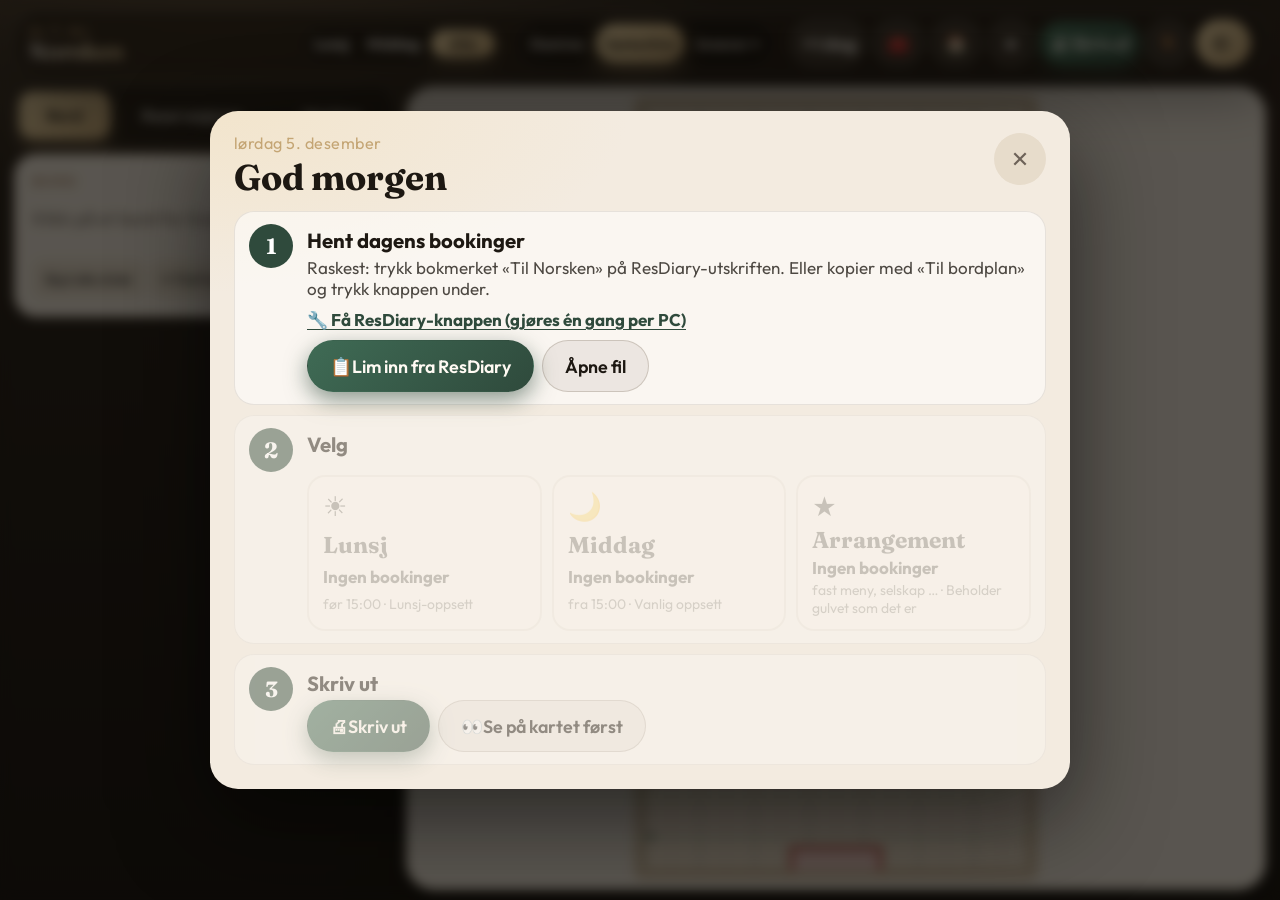
<file: extension/index.html>
<!DOCTYPE html>
<html lang="no">
  <head>
    <meta charset="utf-8" />
    <meta name="viewport" content="width=device-width, initial-scale=1, viewport-fit=cover" />
    <meta name="theme-color" content="#2a241c" />
    <title>Norsken — Spisestua</title>
    <link rel="preconnect" href="https://fonts.googleapis.com" />
    <link rel="preconnect" href="https://fonts.gstatic.com" crossorigin />
    <link
      href="https://fonts.googleapis.com/css2?family=Fraunces:opsz,wght@9..144,500;9..144,650&family=Outfit:wght@400;500;600;700&display=swap"
      rel="stylesheet"
    />
    <link rel="stylesheet" href="styles.css?v=23" />
  </head>
  <body>
    <div class="app">
      <div class="update-bar" id="update-bar" role="status" hidden>
        <p class="update-text" id="update-text"></p>
        <div class="update-actions">
          <a class="chip big primary" id="update-download" href="https://github.com/uwu6967/norsken/releases/latest" target="_blank" rel="noopener">Last ned</a>
          <button type="button" class="chip big" id="update-reload">Oppdater nå</button>
          <button type="button" class="chip big ghost" id="update-later">Senere</button>
        </div>
      </div>
      <header class="topbar">
        <div class="brand">
          <p class="kicker" id="today-date">I dag</p>
          <h1>Norsken</h1>
        </div>
        <nav class="shift-switch" id="shift-switch" aria-label="Del av dagen"></nav>
        <nav class="room-switch" aria-label="Rom">
          <button type="button" class="room-tab" data-room="domino">Domino</button>
          <button type="button" class="room-tab" data-room="spisestua">Spisestua</button>
          <button type="button" class="room-tab innover" id="room-innover" aria-haspopup="dialog">Innover ▾</button>
        </nav>
        <div class="topbar-actions">
          <button type="button" class="chip big today-btn" id="today-btn" aria-haspopup="dialog" aria-controls="today">☀ <span id="today-btn-text">I dag</span></button>
          <button type="button" class="chip big tools-btn" id="tools-btn" aria-pressed="false">🧰 <span id="tools-btn-text">Verktøy</span></button>
          <button type="button" class="chip big" id="house-btn" aria-haspopup="dialog" aria-controls="house">🏠 <span id="house-btn-text">Norsken</span></button>
          <button type="button" class="chip big" id="mine-btn" aria-haspopup="dialog" aria-controls="mine-panel">★ <span id="mine-btn-text">Oppsett</span></button>
          <span class="print-group">
            <a class="chip big primary" id="print-btn" href="print.html" target="_blank" rel="noopener">Skriv ut / PDF</a>
            <button type="button" class="chip print-chairs" id="print-chairs" aria-pressed="true" title="Skal stolene være med på utskriften?">🪑 med stoler</button>
          </span>
          <button type="button" class="chip big gear" id="settings-btn" aria-haspopup="dialog" aria-controls="settings">
            <span aria-hidden="true">⚙</span> <span id="settings-btn-text">Innstillinger</span>
          </button>
          <span class="chip sync" id="sync-status" hidden></span>
        </div>
      </header>

      <!-- Mine oppsett: lagrede bordoppsett -->
      <div class="settings-backdrop" id="mine-backdrop" hidden></div>
      <div class="today" id="today" role="dialog" aria-modal="true" aria-labelledby="today-title" hidden>
        <div class="today-card">
          <div class="today-head">
            <div>
              <p class="kicker" id="today-kicker"></p>
              <h2 id="today-title">God dag</h2>
            </div>
            <button type="button" class="icon-btn settings-close" id="today-close" aria-label="Lukk">✕</button>
          </div>
          <ol class="today-steps">
            <li class="today-step" id="today-step-1">
              <span class="step-num">1</span>
              <div class="step-body">
                <p class="step-title" id="today-s1-title">Hent dagens bookinger</p>
                <p class="step-note" id="today-s1-note"></p>
                <a class="step-link" id="today-setup" href="https://uwu6967.github.io/norsken/bokmerke.html" target="_blank" rel="noopener">🔧 <span id="today-setup-text">Få ResDiary-knappen (gjøres én gang)</span></a>
                <div class="step-actions">
                  <button type="button" class="chip big primary" id="today-paste">📋 <span id="today-paste-text">Lim inn fra ResDiary</span></button>
                  <label class="chip big">
                    <input type="file" id="today-file" accept=".csv,.txt,text/csv,text/plain" hidden />
                    <span id="today-file-text">Åpne fil</span>
                  </label>
                </div>
              </div>
            </li>
            <li class="today-step" id="today-step-2">
              <span class="step-num">2</span>
              <div class="step-body">
                <p class="step-title" id="today-s2-title">Velg</p>
                <div class="today-apero" id="today-apero"></div>
                <div class="today-shifts" id="today-shifts"></div>
              </div>
            </li>
            <li class="today-step" id="today-step-3">
              <span class="step-num">3</span>
              <div class="step-body">
                <p class="step-title" id="today-s3-title">Skriv ut</p>
                <div class="step-actions">
                  <button type="button" class="chip big primary" id="today-print">🖨 <span id="today-print-text">Skriv ut</span></button>
                  <button type="button" class="chip big" id="today-look">👀 <span id="today-look-text">Se på kartet først</span></button>
                  <a class="chip big" id="today-apero-sheet" href="apero.html" target="_blank" rel="noopener" data-apero-sheet hidden>🥂 <span>Aperitiff-ark</span></a>
                  <button type="button" class="chip big guide-open" id="today-guide" aria-haspopup="dialog" aria-controls="guide" hidden>🔔 <span>Hvem sitter hvor</span></button>
                </div>
              </div>
            </li>
          </ol>
        </div>
      </div>
      <div class="guide" id="guide" role="dialog" aria-modal="true" aria-labelledby="guide-title" hidden>
        <div class="guide-card">
          <div class="guide-head">
            <h2 id="guide-title">🔔 Hvem sitter hvor</h2>
            <button type="button" class="icon-btn settings-close" id="guide-close" aria-label="Lukk">✕</button>
          </div>
          <input type="search" class="guide-search" id="guide-search" autocomplete="off" placeholder="🔍 Navn eller bord" aria-label="Søk" />
          <div class="guide-sort" id="guide-sort"></div>
          <p class="guide-note" id="guide-note"></p>
          <ul class="guide-list" id="guide-list"></ul>
        </div>
      </div>
      <div class="house" id="house" role="dialog" aria-modal="true" aria-labelledby="house-title" hidden>
        <div class="house-card">
          <div class="house-head">
            <h2 id="house-title">Norsken</h2>
            <button type="button" class="icon-btn settings-close" id="house-close" aria-label="Lukk">✕</button>
          </div>
          <div class="house-body">
            <svg class="house-map" id="house-map" viewBox="190 690 1360 670" role="img" aria-label="Kart over Norsken"></svg>
            <div class="house-side" id="house-side"></div>
          </div>
          <p class="house-note" id="house-note"></p>
        </div>
      </div>
      <aside class="settings" id="mine-panel" role="dialog" aria-modal="true" aria-labelledby="mine-title" hidden>
        <div class="settings-head">
          <h2 id="mine-title">Oppsett</h2>
          <button type="button" class="icon-btn settings-close" id="mine-close" aria-label="Lukk">✕</button>
        </div>
        <section class="set-group">
          <p class="set-title" id="ready-title">Ferdige oppsett</p>
          <button type="button" class="chip big preset-row" id="preset-btn">Vanlig oppsett</button>
          <button type="button" class="chip big preset-row" id="lunch-btn">Lunsj-oppsett</button>
          <button type="button" class="chip big preset-row" id="jul-btn">Jul-oppsett</button>
          <button type="button" class="chip big preset-row danger-row" id="reset-btn">Tomt rom</button>
          <button type="button" class="chip big preset-row undo-row" id="undo-btn" hidden>↶ Angre</button>
        </section>
        <p class="set-note" id="mine-note">Lagre bordene slik de står nå, og hent dem fram igjen med ett trykk. Navn og merking blir ikke lagret.</p>
        <section class="set-group">
          <label for="mine-name" id="mine-name-label">Navn på oppsettet</label>
          <input id="mine-name" type="text" maxlength="40" autocomplete="off" placeholder="f.eks. Jul-oppsett" />
          <button type="button" class="chip big primary" id="mine-save">Lagre det som står nå</button>
          <p class="set-note" id="mine-msg" hidden></p>
        </section>
        <section class="set-group">
          <p class="set-title" id="mine-list-title">Lagrede oppsett</p>
          <ul class="mine-list" id="mine-list"></ul>
        </section>
        <section class="set-group">
          <p class="set-title" id="maps-title">Bordkart for salongene</p>
          <p class="set-note" id="maps-note">Har du tegnet bordene innover på mobilen? Send dem til PC-en med en lenke. Ingen gjestenavn er med.</p>
          <button type="button" class="chip big preset-row" id="maps-send">📤 Send bordkart</button>
          <p class="set-title" id="mine-move-title">Til en annen PC</p>
          <p class="set-note" id="mine-move-note">Last ned oppsettene som en fil, og åpne fila på den andre PC-en (nettsiden, utvidelsen eller jobb-PC-en).</p>
          <div class="set-pair">
            <button type="button" class="chip big preset-row" id="mine-export">Last ned som fil</button>
            <label class="chip big preset-row" id="mine-import-label">
              <input type="file" id="mine-import" accept=".json,application/json" hidden />
              <span id="mine-import-text">Åpne oppsett-fil</span>
            </label>
          </div>
        </section>
      </aside>

      <!-- Alle innstillinger på ett sted -->
      <div class="settings-backdrop" id="settings-backdrop" hidden></div>
      <aside class="settings" id="settings" role="dialog" aria-modal="true" aria-labelledby="settings-title" hidden>
        <div class="settings-head">
          <h2 id="settings-title">Innstillinger</h2>
          <button type="button" class="icon-btn settings-close" id="settings-close" aria-label="Lukk">✕</button>
        </div>

        <section class="set-group">
          <p class="set-title" id="set-lang-title">Språk</p>
          <button type="button" class="chip toggle-row" id="lang-btn">NO</button>
        </section>

        <section class="set-group">
          <p class="set-title" id="set-view-title">Vis på kartet</p>
          <button type="button" class="chip toggle-row on" id="grid-btn">Rutenett</button>
          <button type="button" class="chip toggle-row on" id="chairs-btn">Med stoler</button>
        </section>

        <section class="set-group">
          <p class="set-title" id="set-book-title">Bordfordeling</p>
          <label for="book-order" id="book-order-label">Prioritet</label>
          <input id="book-order" type="text" autocomplete="off" />
          <p class="set-sub" id="overflow-title">Når Spisestua er full</p>
          <div class="set-pair">
            <button type="button" class="chip toggle-row" id="overflow-redeck">Dekk om et bord (↻)</button>
            <button type="button" class="chip toggle-row" id="overflow-domino">Bruk Domino</button>
          </div>
          <label for="sit-minutes" id="sit-label">Minutter før et bord kan dekkes om</label>
          <input id="sit-minutes" type="number" inputmode="numeric" min="15" max="300" step="5" />
          <ul class="book-rules" id="book-rules"></ul>
        </section>

        <section class="set-group">
          <p class="set-title" id="set-measure-title">Mål</p>
          <button type="button" class="chip toggle-row" id="measure-btn">Mål</button>
          <section class="measure-panel" id="measure-panel" hidden>
            <div class="measure-head">
              <p class="kicker" id="measure-title">Mål i cm</p>
              <p class="measure-note" id="measure-note"></p>
            </div>
            <div class="measure-fields" id="measure-fields"></div>
          </section>
        </section>

      </aside>

      <p class="hint" id="hint" hidden>Blanke bord i lageret. Nummer følger plassen: 1 nede til venstre, 6 oppe til høyre, 16 i midten oppe. Høyre side er 6–11.</p>



      <div class="rig-head" id="rig-head" hidden></div>
      <div class="rig-panel" id="rig-panel" hidden></div>
      <div class="board">
        <aside class="leftcol" id="leftcol">
          <div class="tabs" role="tablist" aria-label="Verktøy">
            <button type="button" role="tab" class="tab on" data-tab="table" id="tab-table">Bord</button>
            <button type="button" role="tab" class="tab" data-tab="book" id="tab-book">Reservasjoner</button>
            <button type="button" role="tab" class="tab" data-tab="marks" id="tab-marks">Merking</button>
          </div>
          <div class="tab-pane" data-pane="table">
        <aside class="drawer" id="drawer" hidden>
          <div class="drawer-handle"></div>
          <div class="drawer-head">
            <div>
              <p class="kicker" id="drawer-kicker"></p>
              <h2 id="drawer-title"></h2>
            </div>
            <button type="button" class="icon-btn" id="close-drawer" aria-label="Close">✕</button>
          </div>
          <div class="drawer-actions" id="size-row"></div>
          <div class="drawer-actions">
            <button type="button" class="status-btn" id="rotate-btn">Roter</button>
            <button type="button" class="status-btn" id="to-tray-btn">Til lager</button>
          </div>
          <div class="label-row" id="label-row"></div>
          <div class="group-row" id="group-row"></div>
          <div class="drawer-measure" id="drawer-measure"></div>
        </aside>
          <aside class="drawer-empty" id="drawer-empty">
            <p class="kicker" id="drawer-empty-title">Bord</p>
            <p id="drawer-empty-text">Klikk på et bord for å endre det.</p>
            <button type="button" class="nudge wide chairs-toggle" id="chairs-toggle">Skjul alle stoler</button>
            <button type="button" class="nudge wide rig-open" id="rig-open">✏️ Flytt bord (stor skjerm)</button>
          </aside>
          </div>
          <div class="tab-pane" data-pane="book" hidden>
      <section class="brush-panel booking-panel" id="booking-panel">
        <p class="kicker" id="book-title">Reservasjoner</p>
        <div class="res-actions">
          <button type="button" class="chip big primary" id="res-paste">📋 <span id="res-paste-text">Lim inn fra ResDiary</span></button>
          <label class="chip big preset-row res-file">
            <input type="file" id="guest-file" accept=".csv,.txt,text/csv,text/plain" hidden />
            <span id="guest-open">Åpne fil</span>
          </label>
          <button type="button" class="chip big guide-open" id="guide-btn" aria-haspopup="dialog" aria-controls="guide" hidden>🔔 <span>Hvem sitter hvor</span></button>
        </div>
        <p class="brush-note" id="res-note"></p>
        <input type="search" class="res-search" id="res-search" autocomplete="off" placeholder="🔍 Søk navn eller bord" aria-label="Søk" hidden />
        <div class="res-unplaced" id="guest-rack">
          <p class="set-title" id="res-unplaced-title">Uten bord</p>
          <ul class="guest-list" id="guest-list"></ul>
        </div>
        <div class="book-row">
          <button type="button" class="status-btn active" id="book-run">Fordel bord automatisk</button>
          <button type="button" class="status-btn" id="book-clear">Ta alle av bordene</button>
          <button type="button" class="status-btn" id="guest-clear">Tøm lista</button>
        </div>
        <p class="set-title" id="res-tables-title">Bordene</p>
        <p class="brush-note" id="res-move-note" hidden></p>
        <ul class="res-tables" id="res-tables"></ul>
        <div class="res-apero" id="res-apero"></div>
      </section>
          </div>
          <div class="tab-pane" data-pane="marks" hidden>
      <section class="brush-panel">
        <p class="kicker" id="brush-title">Merking av plasser</p>
        <p class="brush-note" id="brush-note"></p>
        <div class="brush-row" id="brush-row"></div>
      </section>
      <section class="measure-list" id="measure-list">
        <p class="kicker" id="list-title" hidden>Målliste</p>
        <div id="list-body" hidden></div>
        <div class="seat-summary" id="seat-summary"></div>
        <div class="warnings" id="warnings"></div>
      </section>
          </div>
        </aside>
        <main class="stage">
          <div class="room-wrap">
            <div class="room" id="room" role="application" aria-label="Spisestua"></div>
          </div>
        </main>

        <aside class="tray" id="tray">

          <div class="tray-head">
            <p class="kicker" id="tray-title">Lager / ikke i bruk</p>
            <div class="add-row" id="add-row"></div>
          </div>
          <div class="tray-stack" id="tray-stack"></div>
          <div class="plate-rack">
            <p class="kicker" id="plate-title">Bordplater</p>
            <p class="plate-note" id="plate-note"></p>
            <div class="plate-stack" id="plate-stack"></div>
          </div>
        </aside>
      </div>


      <div class="toast" id="toast" role="status" hidden>
        <span id="toast-text"></span>
        <button type="button" class="toast-btn" id="toast-undo" hidden>↶ Angre</button>
      </div>

      <aside class="painting-card seat-editor" id="seat-editor" role="dialog" aria-labelledby="seat-editor-title" hidden>
        <div class="painting-card-head">
          <h3 id="seat-editor-title">Stol</h3>
          <button type="button" class="icon-btn" id="seat-editor-close" aria-label="Lukk">✕</button>
        </div>
        <p class="set-title" id="seat-editor-mark-title">Merking</p>
        <div class="brush-row chair-marks" id="seat-editor-marks"></div>
        <label for="seat-editor-name" id="seat-editor-name-label">Navn på stolen</label>
        <input id="seat-editor-name" type="text" maxlength="60" autocomplete="off" />
        <label for="seat-editor-input" id="seat-editor-note-label">Notat</label>
        <input id="seat-editor-input" type="text" maxlength="60" autocomplete="off" />
        <div class="book-row">
          <button type="button" class="status-btn active" id="seat-editor-save">Lagre</button>
          <button type="button" class="status-btn" id="seat-editor-clear">Fjern alt</button>
        </div>
      </aside>

      <aside class="painting-card" id="painting-card" hidden>
        <div class="painting-card-head">
          <div>
            <p class="kicker" id="painting-kicker">Maleri</p>
            <h3 id="painting-desc"></h3>
          </div>
          <button type="button" class="icon-btn" id="close-painting" aria-label="Lukk">✕</button>
        </div>
        <label for="painting-name" id="painting-name-label">Navn</label>
        <input id="painting-name" type="text" maxlength="60" autocomplete="off" />
        <p class="painting-hint" id="painting-hint"></p>
      </aside>

    </div>
    <script src="app.js?v=24"></script>
  </body>
</html>
</file>
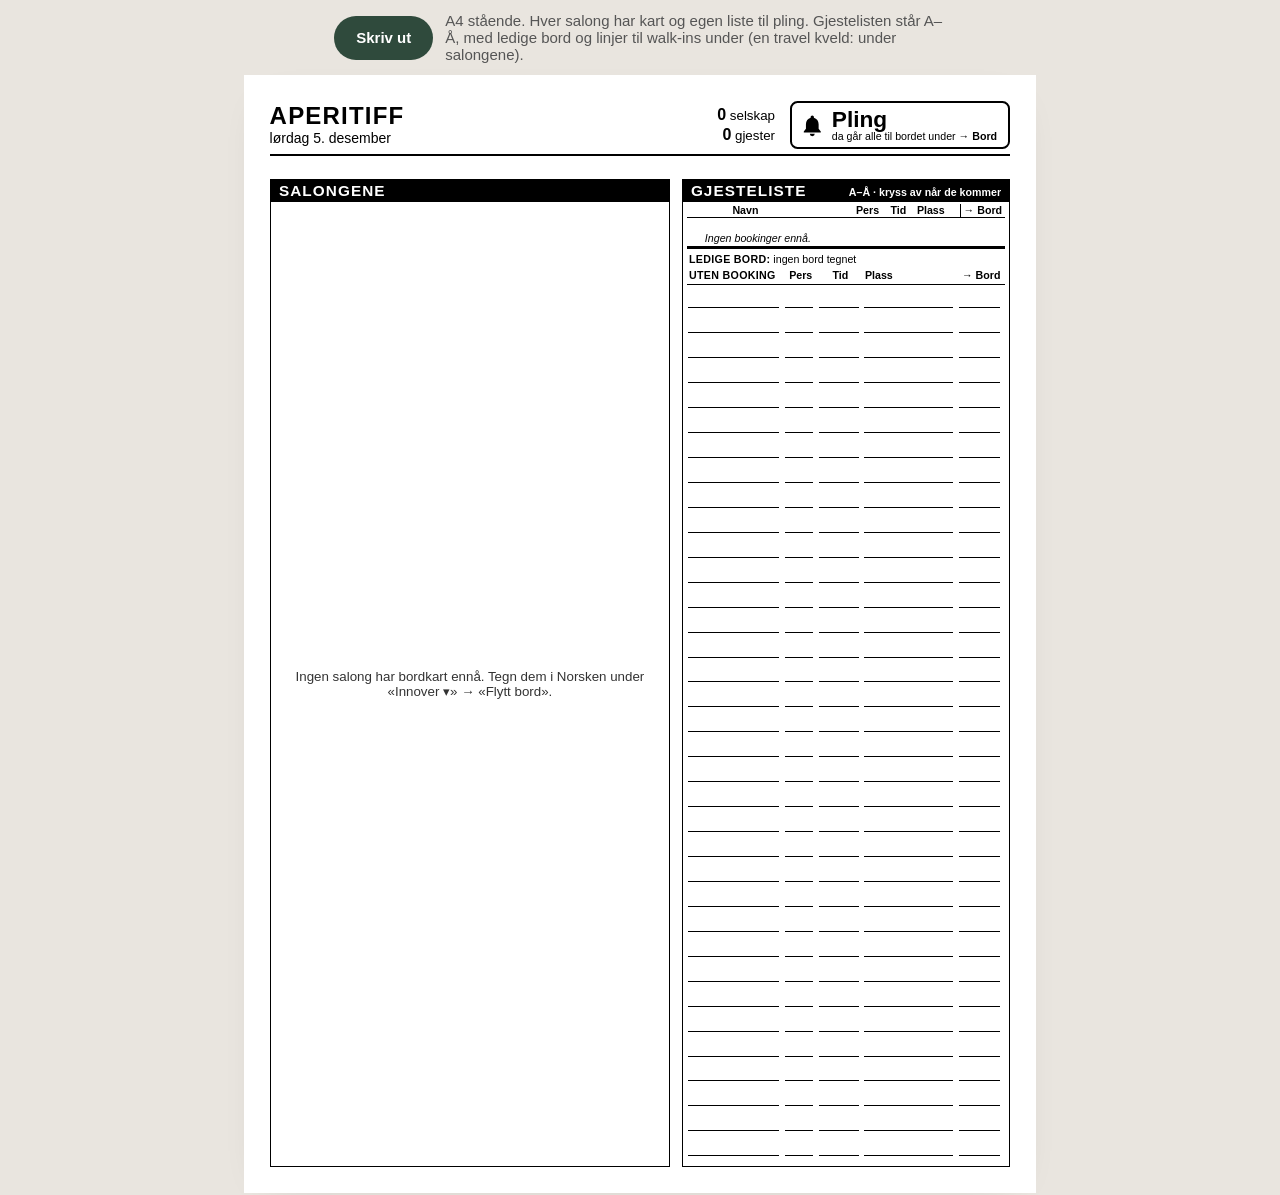
<file: apero.html>
<!doctype html>
<html lang="no">
  <head>
    <meta charset="utf-8" />
    <!-- a phone shows the whole A4 sheet zoomed out (the page is laid out 820 px wide), never cut off -->
    <meta name="viewport" content="width=820" />
    <title>Norsken — Aperitiff</title>
    <style>
      /* The aperitif sheet, room by room. Each salon has its map (who sits where) and its own
         short list (salon table · party · people → dinner table), so a waiter standing in one
         salon reads at the pling where each party goes. The guest list for the door runs down the
         right side A–Å, with the free tables and empty lines for walk-ins at the bottom.
         A4 standing, black on white, made for paper. */
      @page {
        size: A4 portrait;
        margin: 7mm;
      }
      * {
        box-sizing: border-box;
      }
      html,
      body {
        margin: 0;
        background: #e9e5df;
        color: #000;
        font-family: "Helvetica Neue", Helvetica, Arial, "Liberation Sans", sans-serif;
        -webkit-print-color-adjust: exact;
        print-color-adjust: exact;
      }
      .toolbar {
        display: flex;
        gap: 12px;
        align-items: center;
        justify-content: center;
        flex-wrap: wrap;
        padding: 12px 16px;
        font-size: 15px;
      }
      .toolbar button {
        min-height: 44px;
        padding: 10px 22px;
        border: 0;
        border-radius: 999px;
        background: #2f4a3c;
        color: #fff;
        font: inherit;
        font-weight: 700;
        cursor: pointer;
      }
      .toolbar .hint {
        color: #555;
        max-width: 60ch;
      }
      .sheet {
        width: 196mm;
        height: 282mm;
        margin: 7mm auto 28px;
        background: #fff;
        display: flex;
        flex-direction: column;
        overflow: hidden;
        box-shadow: 0 10px 40px rgba(0, 0, 0, 0.18);
        outline: 7mm solid #fff;
      }

      /* ---- top of the page: the day, the counts and the pling ---- */
      .top {
        display: flex;
        align-items: center;
        gap: 4mm;
        padding-bottom: 1.4mm;
        border-bottom: 0.7mm solid #000;
      }
      .top .title {
        flex: 1 1 auto;
        min-width: 0;
      }
      .top h1 {
        margin: 0;
        font-size: 18pt;
        line-height: 1;
        font-weight: 800;
        letter-spacing: 0.05em;
        text-transform: uppercase;
      }
      .top .day {
        margin-top: 0.7mm;
        font-size: 10.5pt;
        line-height: 1.1;
      }
      .top .count {
        font-size: 10pt;
        line-height: 1.25;
        text-align: right;
        white-space: nowrap;
      }
      .top .count b {
        font-size: 12pt;
      }
      .pling {
        display: flex;
        align-items: center;
        gap: 1.8mm;
        border: 0.7mm solid #000;
        border-radius: 2mm;
        padding: 1.1mm 3mm 1.1mm 2.2mm;
        white-space: nowrap;
      }
      .pling svg {
        width: 6.5mm;
        height: 6.5mm;
        flex: none;
      }
      .pling .when {
        font-size: 17pt;
        font-weight: 800;
        line-height: 1;
      }
      .pling .what {
        font-size: 8pt;
        line-height: 1.15;
      }
      .pling .what b {
        font-weight: 800;
      }

      /* ---- one legend line, plain words, only what is on the page ---- */
      .legend {
        display: flex;
        flex-wrap: nowrap;
        gap: 4mm;
        align-items: center;
        padding: 1.1mm 0 1.5mm;
        font-size: 8pt;
        line-height: 1.2;
        white-space: nowrap;
        overflow: hidden;
      }
      .legend > span {
        flex: none;
      }
      .sw {
        display: inline-block;
        vertical-align: -0.7mm;
        width: 4.6mm;
        height: 3.3mm;
        margin-right: 1mm;
        border: 0.3mm solid #000;
        border-radius: 0.6mm;
        background: #fff;
      }
      .sw.busy {
        background: #c8c8c8;
      }
      .sw.res {
        background: repeating-linear-gradient(45deg, #fff 0 0.5mm, #000 0.5mm 0.75mm);
      }
      .sw.wr {
        width: 6mm;
        height: 2mm;
        border: 0;
        border-bottom: 0.35mm dashed #000;
        border-radius: 0;
        vertical-align: 0.4mm;
      }
      .legend .k {
        font-size: 8pt;
      }
      .chip {
        display: inline-block;
        min-width: 1.45em;
        padding: 0 0.55mm;
        border-radius: 0.7mm;
        background: #000;
        color: #fff;
        font-weight: 800;
        text-align: center;
        line-height: 1.2;
      }

      .body {
        flex: 1 1 0;
        min-height: 0;
        display: flex;
        gap: 3mm;
      }
      .rooms {
        flex: 0 0 106mm;
        min-width: 0;
        min-height: 0;
        display: flex;
        flex-direction: column;
        gap: 2.2mm;
      }

      /* ---- one salon: black name band, map on the left, its list on the right ---- */
      .room,
      .door {
        border: 0.5mm solid #000;
        display: flex;
        flex-direction: column;
        min-height: 0;
      }
      .room {
        flex: 1 0 auto;
      }
      .rooms.measure .room {
        flex: 0 0 auto;
      }
      .band {
        margin: 0;
        display: flex;
        align-items: baseline;
        justify-content: space-between;
        gap: 2mm;
        padding: 0.8mm 2.2mm 0.7mm;
        background: #000;
        color: #fff;
        font-size: 11.5pt;
        line-height: 1.1;
        font-weight: 800;
        letter-spacing: 0.07em;
        text-transform: uppercase;
        white-space: nowrap;
      }
      .band small {
        font-size: 8pt;
        font-weight: 600;
        letter-spacing: 0;
        text-transform: none;
        /* cut sideways only: «Å» and «É» keep the top of their mark, «g» and «y» their tail */
        overflow: hidden;
        overflow-x: clip;
        overflow-y: visible;
        text-overflow: ellipsis;
      }
      .inner {
        flex: 1 1 auto;
        display: flex;
        gap: 2.4mm;
        padding: 1.3mm 1.6mm 1.3mm 1.3mm;
        min-height: 0;
      }
      .stage {
        position: relative;
        flex: 0 0 45mm;
        min-height: 18mm;
      }
      .map {
        position: absolute;
        left: 50%;
        top: 50%;
        transform: translate(-50%, -50%);
      }
      .map svg {
        position: absolute;
        inset: 0;
        width: 100%;
        height: 100%;
        overflow: visible;
      }
      .map .wall {
        fill: none;
        stroke: #000;
        stroke-width: 0.9px;
        vector-effect: non-scaling-stroke;
      }
      .map .t {
        fill: #fff;
        stroke: #000;
        stroke-width: 1.3px;
        vector-effect: non-scaling-stroke;
      }
      .map .t.busy {
        fill: #c8c8c8;
        stroke-width: 1.8px;
      }
      /* furniture: white with a light dotted edge, so it is never read as a grey «taken» table */
      .map .p {
        fill: #fff;
        stroke: #555;
        stroke-width: 0.8px;
        stroke-dasharray: 1.6 1.4;
        vector-effect: non-scaling-stroke;
      }
      .map .w {
        stroke: #555;
        stroke-width: 0.8px;
        vector-effect: non-scaling-stroke;
      }
      .num {
        position: absolute;
        transform: translate(-50%, -50%);
        font-size: 8pt;
        font-weight: 800;
        line-height: 1;
        white-space: nowrap;
        pointer-events: none;
      }
      .num.on-hatch {
        background: #fff;
        padding: 0.2mm 0.5mm;
        border-radius: 0.5mm;
      }
      .piece {
        position: absolute;
        transform: translate(-50%, -50%);
        font-size: 7pt;
        font-style: italic;
        color: #222;
        line-height: 1;
        white-space: nowrap;
        pointer-events: none;
      }
      .piece.over,
      .piece.win {
        background: #fff;
        padding: 0 0.4mm;
      }
      .names {
        position: absolute;
        z-index: 1;
        pointer-events: none;
        /* its own width, never squeezed by where it sits (a box near the right edge
           wrapped a name into scraps like «Gu / n…») */
        width: max-content;
      }
      .who {
        display: flex;
        align-items: stretch;
        background: #fff;
        border: 0.25mm solid #000;
        border-radius: 0.9mm;
        overflow: hidden;
        font-size: 7.5pt;
        line-height: 1.12;
        font-weight: 700;
        max-width: 31mm;
      }
      .who .tab {
        display: none;
        flex: none;
        align-items: center;
        padding: 0 0.7mm;
        background: #000;
        color: #fff;
        font-weight: 800;
      }
      .names.tabbed .who .tab {
        display: flex;
      }
      .who .ln {
        min-width: 0;
        padding: 0.4mm 0.8mm 0.2mm;
      }
      .who .ln .nl {
        display: flex;
        align-items: flex-end;
        white-space: nowrap;
      }
      .who .ln .nl > span {
        display: block;
        min-width: 0;
        overflow: hidden;
        overflow-x: clip;
        overflow-y: visible;
        text-overflow: ellipsis;
        white-space: nowrap;
      }
      /* two lines: the clamp needs a real clip, so the box gets room for «Å» above and «g» below */
      .who .ln .nl.wrap > span {
        white-space: normal;
        display: -webkit-box;
        -webkit-line-clamp: 2;
        -webkit-box-orient: vertical;
        overflow: hidden;
        overflow-wrap: normal;
        padding: 0.14em 0 0.08em;
      }
      .who .ln i {
        flex: none;
        padding-left: 0.25em;
        font-style: normal;
        font-weight: 400;
      }
      .names.res .who {
        border-style: dashed;
        font-weight: 400;
        font-style: italic;
        font-size: 7pt;
      }
      .no-map {
        margin: auto;
        font-size: 8pt;
        color: #333;
        text-align: center;
      }

      /* the room's own list: salon table · guest · people → dinner table */
      table {
        width: 100%;
        border-collapse: collapse;
        table-layout: fixed;
      }
      .rl {
        flex: 1 1 0;
        min-width: 0;
        align-self: flex-start;
      }
      .rl th {
        font-size: 8pt;
        font-weight: 700;
        text-align: left;
        padding: 0 0.6mm 0.5mm;
        white-space: nowrap;
        overflow: hidden;
        vertical-align: bottom;
      }
      .rl td {
        height: var(--rh, 6mm);
        border-bottom: 0.25mm solid #000;
        padding: 0 0.6mm 0.5mm;
        vertical-align: bottom;
        font-size: var(--rfs, 9.5pt);
        line-height: 1.1;
        white-space: nowrap;
        overflow: hidden;
        text-overflow: ellipsis;
      }
      .rl td.pl {
        font-weight: 800;
        text-align: center;
      }
      .rl td.px,
      .rl th.px {
        text-align: center;
      }
      .rl td.to {
        border-left: 0.45mm solid #000;
        text-align: center;
        font-weight: 800;
        font-size: calc(var(--rfs, 9.5pt) * 1.3);
      }
      .rl th.to {
        text-align: center;
        border-left: 0.45mm solid #000;
      }
      .rl tr.cont td.pl {
        color: transparent;
      }
      .rl tr:has(+ tr.cont) td {
        border-bottom: 0.2mm dotted #000;
      }
      .rl tr.free td {
        border-bottom-style: dotted;
      }
      .fit {
        display: flex;
        align-items: baseline;
        min-width: 0;
        overflow: hidden;
        overflow-x: clip;
        overflow-y: visible;
      }
      .fit .gn {
        flex: 0 1 auto;
        min-width: 0;
        overflow: hidden;
        overflow-x: clip;
        overflow-y: visible;
        text-overflow: ellipsis;
        white-space: nowrap;
        font-weight: 700;
      }
      .fit .dw {
        flex: none;
        margin-left: 1mm;
        font-style: italic;
        font-weight: 400;
        font-size: max(7pt, 0.86em);
      }
      .k {
        flex: none;
        display: inline-block;
        margin-left: 0.8mm;
        padding: 0 0.5mm;
        border: 0.25mm solid #000;
        border-radius: 0.5mm;
        font-size: 7pt;
        line-height: 1.2;
        font-weight: 800;
        font-style: normal;
      }
      .free-word {
        font-size: 7pt;
        font-weight: 400;
        font-style: italic;
        color: #222;
      }
      .rl tr.res td.nm {
        font-weight: 400;
        font-style: italic;
        font-size: 7.5pt;
      }
      .wr {
        display: inline-block;
        width: 80%;
        max-width: 8mm;
        height: 0.4em;
        border-bottom: 0.35mm dashed #000;
      }
      .rl .col-pl {
        width: 5.5mm;
      }
      .rl .col-px {
        width: 7.5mm;
      }
      .rl .col-to {
        width: 12.5mm;
      }

      /* ---- the door: everyone A–Å, tick when they come, free tables and lines for walk-ins ---- */
      .door {
        flex: 1 1 0;
        min-width: 0;
      }
      .door .rows {
        flex: 1 1 0;
        min-height: 0;
        overflow: hidden;
        padding: 0.4mm 1.2mm 0;
      }
      .door th {
        font-size: 8pt;
        font-weight: 700;
        text-align: left;
        padding: 0 0.5mm 0.5mm;
        white-space: nowrap;
        overflow: hidden;
        vertical-align: bottom;
        border-bottom: 0.45mm solid #000;
      }
      .door td {
        height: var(--dh, 6mm);
        border-bottom: 0.25mm solid #000;
        padding: 0 0.5mm 0.45mm;
        vertical-align: bottom;
        font-size: var(--dfs, 9pt);
        line-height: 1.1;
        white-space: nowrap;
        overflow: hidden;
        text-overflow: ellipsis;
      }
      .door th.c,
      .door td.c {
        text-align: center;
      }
      .door td.L {
        border-bottom: 0;
        padding: 0 0 0.45mm;
        text-align: center;
        font-weight: 800;
      }
      .door tr.first td {
        border-top: 0.6mm solid #000;
      }
      .door tr.top1 td {
        border-top: 0;
      }
      .door td.tick {
        padding: 0 0 0.35mm;
        vertical-align: bottom;
      }
      .box {
        display: block;
        margin: 0 auto;
        width: var(--bx, 5mm);
        height: var(--bx, 5mm);
        border: 0.4mm solid #000;
        border-radius: 0.6mm;
        font-size: calc(var(--bx, 5mm) * 0.82);
        line-height: calc(var(--bx, 5mm) - 0.8mm);
        text-align: center;
        font-weight: 800;
      }
      .door td.nm .fit .gn {
        font-weight: 700;
      }
      td.nm.two {
        white-space: normal;
        vertical-align: middle;
        padding-bottom: 0;
      }
      /* the diet word stands on the name's last line */
      td.nm.two .fit {
        align-items: flex-end;
        align-items: last baseline;
      }
      /* two lines: the clamp needs a real clip, so a name with «Å», «É», «Ö» … gets room above
         (.acc) and one with «g», «j», «p», «y» … room below (.tail). The fitting code counts the
         same (twoEm); Chrome rounds the font's ascent and descent to whole pixels, so it is a little
         more than the font itself asks for. */
      td.nm.two .gn {
        white-space: normal;
        line-height: 1.04;
        display: -webkit-box;
        -webkit-line-clamp: 2;
        -webkit-box-orient: vertical;
        overflow: hidden;
        overflow-wrap: normal;
        padding: 0;
      }
      td.nm.two.acc .gn {
        padding-top: 0.17em;
      }
      td.nm.two.tail .gn {
        padding-bottom: 0.11em;
      }
      .door td.tm {
        font-size: max(7pt, calc(var(--dfs, 9pt) * 0.8));
      }
      .door td.pl {
        font-size: var(--plfs, 8pt);
        padding-right: 0.3mm;
      }
      .door td.pl .rw {
        flex: 0 1 auto;
        min-width: 0;
        overflow: hidden;
        overflow-x: clip;
        overflow-y: visible;
        text-overflow: ellipsis;
        white-space: nowrap;
        font-weight: 700;
      }
      .door td.pl .chip {
        flex: none;
        margin-left: 0.8mm;
      }
      .door td.pl .wr {
        width: 100%;
        max-width: none;
      }
      .door td.to {
        border-left: 0.35mm solid #000;
        text-align: center;
        font-weight: 800;
        font-size: calc(var(--dfs, 9pt) * 1.1);
      }
      .door th.to {
        border-left: 0.35mm solid #000;
        text-align: center;
      }
      .door td.to .wr {
        width: 70%;
      }
      .door tr.none td {
        font-size: 8pt;
        font-style: italic;
      }
      /* the walk-in part: free tables, then lines – under the guest list, or under the salons
         on a busy night when the guest list needs the whole column */
      .wk tr.freeline td {
        height: auto;
        white-space: normal;
        border-top: 0.7mm solid #000;
        border-bottom: 0;
        padding: 0.9mm 0.5mm 0.6mm;
        font-size: 8pt;
        font-weight: 400;
        line-height: 1.25;
        text-align: left;
      }
      .room.walk .wk tr.freeline td {
        border-top: 0;
        padding-top: 0.5mm;
      }
      .wk tr.freeline .nw {
        white-space: nowrap;
      }
      .wk tr.freeline .lab {
        font-weight: 800;
        text-transform: uppercase;
        letter-spacing: 0.03em;
      }
      .wk tr.walkh td {
        height: auto;
        padding: 0.6mm 0.5mm 0.5mm;
        border-bottom: 0.45mm solid #000;
        font-size: 8pt;
        font-weight: 700;
        line-height: 1.1;
        white-space: nowrap;
        overflow: hidden;
      }
      .wk tr.walkh td.c {
        text-align: center;
      }
      .wk tr.walkh td.lab {
        font-weight: 800;
        text-transform: uppercase;
        letter-spacing: 0.03em;
      }
      .wk tr.blank td {
        height: var(--bh, 6mm);
        border: 0;
        padding: 0 1.2mm 0.3mm 0.3mm;
        vertical-align: bottom;
      }
      .wk tr.blank td i {
        display: block;
        border-bottom: 0.3mm solid #000;
      }
      .room.walk .wkin {
        padding: 0.4mm 1.6mm 1mm 1.3mm;
      }
      .door .wk .w-px {
        width: 9mm;
      }
      .door .wk .w-tm {
        width: 12mm;
      }
      .door .wk .w-pl {
        width: 25mm;
      }
      .door .wk .w-to {
        width: 12.5mm;
      }
      .room.walk .w-px {
        width: 11mm;
      }
      .room.walk .w-tm {
        width: 12mm;
      }
      .room.walk .w-pl {
        width: 30mm;
      }
      .room.walk .w-to {
        width: 16mm;
      }
      .walk-ptr {
        display: flex;
        align-items: center;
        gap: 1.4mm;
        margin: 0;
        padding: 0.7mm 0.5mm 0;
        border-top: 0.7mm solid #000;
        font-size: 8pt;
        line-height: 1.15;
        font-weight: 700;
        white-space: nowrap;
        overflow: hidden;
      }
      .walk-ptr b {
        flex: none;
        padding: 0 1mm;
        background: #000;
        color: #fff;
        font-weight: 800;
        letter-spacing: 0.03em;
        text-transform: uppercase;
      }
      .walk-ptr .arr {
        flex: none;
        font-size: 10pt;
        line-height: 1;
        font-weight: 800;
      }
      .door .col-L {
        width: 4.2mm;
      }
      .door .col-tick {
        width: var(--kw, 7mm);
      }
      .door .col-px {
        width: var(--pxw, 7mm);
      }
      .door .col-time {
        width: var(--tw, 9mm);
      }
      .door .col-pl {
        width: var(--plw, 19mm);
      }
      .door .col-to {
        width: var(--tow, 10mm);
      }
      .empty-note {
        margin: auto;
        padding: 6mm;
        text-align: center;
        font-size: 10pt;
        color: #333;
      }
      @media print {
        html,
        body {
          background: #fff;
        }
        .toolbar {
          display: none;
        }
        .sheet {
          margin: 0;
          box-shadow: none;
          outline: 0;
        }
      }
    </style>
  </head>
  <body>
    <div class="toolbar"><button type="button" id="print">Skriv ut</button><span class="hint" id="hint"></span></div>
    <main class="sheet" id="sheet">
      <header class="top" id="top"></header>
      <div class="legend" id="legend"></div>
      <div class="body">
        <div class="rooms" id="rooms"></div>
        <section class="door" id="door"></section>
      </div>
    </main>
    <script>
      (function () {
        const printBtn = document.getElementById("print");
        if (printBtn) printBtn.addEventListener("click", () => window.print());
        try {
          if (new URLSearchParams(location.search).get("noprint") !== "1") window.addEventListener("load", () => setTimeout(() => window.print(), 350));
        } catch (e) {
          /* no url: no auto print */
        }
        try {
          build();
        } catch (e) {
          /* never throw: the sheet prints what it has */
        }
      })();
      function build() {
        const read = (key) => {
          try {
            return JSON.parse(localStorage.getItem(key) || "null");
          } catch (e) {
            return null;
          }
        };
        const obj = (v) => (v && typeof v === "object" && !Array.isArray(v) ? v : null);
        let data = null;
        let store = null;
        try {
          data = obj(window.__NORSKEN_APERO__) || obj(read("norsken-apero-sheet"));
        } catch (e) {
          data = null;
        }
        try {
          store = obj(window.__NORSKEN_GUESTS__) || obj(read("norsken-guests-v1"));
        } catch (e) {
          store = null;
        }
        data = data || {};
        store = store || {};
        const en = data.lang === "en";
        const T = (no, e) => (en ? e : no);
        const esc = (v) => String(v == null ? "" : v).replace(/[&<>"']/g, (c) => ({ "&": "&amp;", "<": "&lt;", ">": "&gt;", '"': "&quot;", "'": "&#39;" })[c]);
        const num = (v) => {
          const n = Number(v);
          return Number.isFinite(n) ? n : 0;
        };
        const $ = (id) => document.getElementById(id);
        const MM = 96 / 25.4;
        const PT = 96 / 72;

        // allergy / diet words – the same as the table plans (print.html DIET_WORDS / dietTagsOf)
        const DIET_WORDS = [
          ["gluten", /glut[e]?n|c[øo]liaki|coeliac|celiac/i],
          ["laktose", /lakto|lacto|melkeallerg|melkefri|melkeprotein/i],
          ["notter", /n[øo]tt|peanut|pean[øo]tt|mandel|nut allerg|nuts\b/i],
          ["skalldyr", /skalldyr|skjell|reke|krabbe|hummer(?!\s?(aften|kveld|fest))|shellfish|bl[øo]tdyr/i],
          ["diabetes", /diabet/i],
          ["gravid", /gravid|pregnan/i],
          ["veganer", /vegan/i],
          ["vegetar", /vegetar/i],
          ["pescetar", /pesc|pesk/i],
        ];
        function dietTagsOf(text) {
          const t = String(text == null ? "" : text);
          if (!t) return [];
          const keys = DIET_WORDS.filter(([, re]) => re.test(t)).map(([key]) => key);
          if (!keys.length && /allerg|intoleran/i.test(t)) keys.push("annet");
          return keys;
        }
        // code (when the word does not fit) · short word NO · short word EN · legend word NO · EN
        // never a lone «D» for diabetes: «D 2» is Domino table 2
        const MARKS = {
          gluten: ["G", "gluten", "gluten"],
          laktose: ["L", "laktose", "lactose"],
          notter: ["N", "nøtter", "nuts"],
          skalldyr: ["S", "skalldyr", "shellfish"],
          diabetes: ["Dia", "diabetes", "diabetes"],
          gravid: ["Gr", "gravid", "pregnant"],
          vegetar: ["V", "vegetar", "vegetarian"],
          veganer: ["Vg", "vegan", "vegan"],
          pescetar: ["P", "pescetar", "pescetarian"],
          annet: ["A", "allergi", "allergy"],
        };
        const dietWord = (k) => (en ? MARKS[k][2] : MARKS[k][1]);
        // marks above a capital («Å», «É») or a tail below the line («g», «y»): a name on two lines
        // keeps room for them (td.nm.two.acc / .tail)
        const hasAcc = (t) => [...String(t)].some((c) => c !== c.toLocaleLowerCase() && c.normalize("NFD").length > 1);
        const hasTail = (t) => /[gjpqyçŋ]/.test(String(t));
        const dietText = (keys) =>
          keys
            .filter((k) => MARKS[k])
            .map(dietWord)
            .join(" ");
        const glyphCls = (t) => `${hasAcc(t) ? " acc" : ""}${hasTail(t) ? " tail" : ""}`;
        const dietHtml = (keys) =>
          keys
            .filter((k) => MARKS[k])
            .map((k) => `<i class="dw" data-k="${esc(k)}">${esc(dietWord(k))}</i>`)
            .join("");

        // ---- the data: guests (names live only here) joined with the app's rows ----
        const arrived = obj(store.arrived) || {};
        const byId = new Map();
        for (const g of Array.isArray(store.list) ? store.list : []) if (obj(g) && g.id != null) byId.set(String(g.id), g);
        const rows = [];
        for (const r of Array.isArray(data.rows) ? data.rows : []) {
          if (!obj(r) || r.id == null) continue;
          const g = byId.get(String(r.id));
          if (!g) continue;
          rows.push({
            id: String(r.id),
            place: r.place ? String(r.place) : "",
            label: r.label ? String(r.label) : "",
            table: r.table == null ? "" : String(r.table).trim(),
            name: String(g.name == null || g.name === "" ? "–" : g.name),
            pax: num(g.pax),
            time: g.time == null ? "" : String(g.time),
            diet: dietTagsOf(g.note),
            here: arrived[g.id] === true,
          });
        }

        const rooms = [];
        for (const room of Array.isArray(data.rooms) ? data.rooms : []) {
          if (!obj(room)) continue;
          const items = [];
          for (const it of Array.isArray(room.items) ? room.items : []) {
            if (!obj(it) || it.id == null) continue;
            items.push({
              id: String(it.id),
              label: it.label == null ? "" : String(it.label),
              shape: String(it.shape || ""),
              piece: it.piece ? String(it.piece) : it.shape === "furniture" ? "furniture" : "",
              x: num(it.x),
              y: num(it.y),
              w: Math.max(1, num(it.w)),
              h: Math.max(1, num(it.h)),
              reserved: it.reserved === true,
              share: it.share === true,
              cap: Math.max(0, num(it.cap)),
              extra: Math.max(0, num(it.extra)),
            });
          }
          rooms.push({
            id: String(room.id == null ? "" : room.id),
            name: String((en ? room.nameEn || room.name : room.name) || room.id || "?"),
            w: num(room.w) > 0 ? num(room.w) : 100,
            h: num(room.h) > 0 ? num(room.h) : 100,
            items,
          });
        }
        const isTable = (it) => !it.piece;
        const items = new Map();
        for (const room of rooms) for (const it of room.items) items.set(it.id, { room, it });
        const atPlace = new Map();
        for (const r of rows) {
          if (!r.place) continue;
          if (!atPlace.has(r.place)) atPlace.set(r.place, []);
          atPlace.get(r.place).push(r);
        }
        const byLabel = (a, b) => (a.label === "") - (b.label === "") || a.label.localeCompare(b.label, "nb", { numeric: true });
        const paxAt = (id) => (atPlace.get(id) || []).reduce((n, r) => n + r.pax, 0);

        // the room as the staff say it: full words, «Blå» for Blå værelset
        const SHORT = { kristiania: T("Blå", "Blue") };
        const roomWord = (room) => SHORT[room.id] || room.name;
        // the dinner table as the staff say it: «6», «D 2» (Domino)
        const dinner = (t) => String(t || "").replace(/^D\s*/i, "D ");
        const seatsWord = (cap, extra) => (cap || extra ? `${cap}${extra ? `–${cap + extra}` : ""} ${T("pl.", "seats")}` : "");

        // A–Å like a phone book: plain letters first, then Æ Ø Å. «Aas» stays under A (the
        // Norwegian aa = å rule would hide it at the very end, where nobody at the door looks).
        let collator = null;
        try {
          collator = new Intl.Collator("nb", { sensitivity: "base", numeric: true });
        } catch (e) {
          collator = null;
        }
        const LAST = { æ: "{", ä: "{", ø: "|", ö: "|", å: "}" };
        const plain = (v) =>
          String(v)
            .toLocaleLowerCase("nb")
            .replace(/[æäøöå]/g, (c) => LAST[c])
            .normalize("NFD")
            .replace(/[̀-ͯ]/g, "")
            .replace(/\d+/g, (d) => d.padStart(8, "0"));
        const cmpName = (a, b) => {
          const x = plain(a);
          const y = plain(b);
          if (x !== y) return x < y ? -1 : 1;
          return collator ? collator.compare(a, b) : 0;
        };
        const sortKey = (r) => r.name.trim().replace(/^[^\p{L}\p{N}]+/u, "");
        // the gutter letter is the letter the name is filed under: «Élodie» under E, «Öberg» under Ø
        const initialOf = (r) => {
          const c = sortKey(r).charAt(0);
          if (!c) return "#";
          if (/\d/.test(c)) return c;
          const k = plain(c).charAt(0);
          return { "{": "Æ", "|": "Ø", "}": "Å" }[k] || (k || c).toLocaleUpperCase("nb");
        };

        // ---- top: day, counts, pling ----
        const dayText = (() => {
          const m = String(data.day || "").match(/^(\d{4})-(\d{1,2})-(\d{1,2})$/);
          const d = m ? new Date(Number(m[1]), Number(m[2]) - 1, Number(m[3])) : new Date();
          try {
            return d.toLocaleDateString(en ? "en-GB" : "nb-NO", { weekday: "long", day: "numeric", month: "long" });
          } catch (e) {
            return String(data.day || "");
          }
        })();
        const people = rows.reduce((n, r) => n + r.pax, 0);
        const pling = String(data.pling || "").trim();
        const BELL =
          '<svg viewBox="0 0 24 24" aria-hidden="true"><path d="M12 2.5c-.9 0-1.6.7-1.6 1.6v.6C7.6 5.4 5.8 8 5.8 11v4.3L3.7 18v1.1h16.6V18l-2.1-2.7V11c0-3-1.8-5.6-4.6-6.3v-.6c0-.9-.7-1.6-1.6-1.6zM9.6 20.2a2.4 2.4 0 0 0 4.8 0z" fill="#000"/></svg>';
        $("top").innerHTML = `<div class="title"><h1>${T("Aperitiff", "Aperitif")}</h1><div class="day">${esc(dayText)}</div></div>
          <div class="count"><b>${rows.length}</b> ${rows.length === 1 ? T("selskap", "party") : T("selskap", "parties")}<br><b>${people}</b> ${T("gjester", "guests")}</div>
          <div class="pling">${BELL}<div><div class="when">${esc(pling ? `Pling ${pling}` : "Pling")}</div><div class="what">${T("da går alle til bordet under <b>→ Bord</b>", "then everyone goes to the table under <b>→ Table</b>")}</div></div></div>`;

        // what the legend must explain
        const seen = { busy: false, free: false, res: false, chip: false, wr: false, codes: new Set() };

        // ---- one block per salon ----
        function roomRows(room) {
          const out = [];
          const used = new Set();
          for (const t of room.items.filter(isTable).sort(byLabel)) {
            const here = (atPlace.get(t.id) || []).slice();
            if (!t.label && !here.length) continue; // part of a joined table: drawn, not listed
            const label = t.label || "–";
            here.forEach((r, i) => {
              used.add(r.id);
              out.push({ kind: i ? "cont" : "party", pl: label, r });
            });
            const left = t.cap + t.extra - here.reduce((n, r) => n + r.pax, 0);
            if (!here.length) out.push(t.reserved ? { kind: "res", pl: label } : { kind: "free", pl: label, seats: seatsWord(t.cap, t.extra) });
            else if (t.share && left > 0) out.push({ kind: "free", pl: label, cont: true, seats: `${left} ${T("pl.", "seats")}` });
          }
          // a party at something that is no table (should not happen): still listed
          for (const it of room.items) for (const r of atPlace.get(it.id) || []) if (!used.has(r.id)) out.push({ kind: "party", pl: it.label || "–", r });
          return out;
        }
        const PIECE_WORD = {
          peis: T("peis", "fireplace"),
          vindu: T("vindu", "window"),
          flygel: T("flygel", "piano"),
          bardisk: T("bardisk", "bar"),
          sofa: "",
          furniture: "",
        };
        const pieceWord = (p) => (Object.prototype.hasOwnProperty.call(PIECE_WORD, p) ? PIECE_WORD[p] : p);
        const fmt = (v) => Math.round(v * 100) / 100;
        function roomBlock(room, index) {
          const box = document.createElement("section");
          box.className = "room";
          const list = roomRows(room);
          const parties = list.filter((x) => x.r);
          const ppl = parties.reduce((n, x) => n + x.r.pax, 0);
          const tables = room.items.filter((it) => isTable(it) && it.label);
          const freeT = tables.filter((t) => !t.reserved && !(atPlace.get(t.id) || []).length).length;
          const resT = tables.filter((t) => t.reserved && !(atPlace.get(t.id) || []).length).length;
          const sum = parties.length
            ? `${parties.length} ${T("selskap", parties.length === 1 ? "party" : "parties")} · ${ppl} ${T("pers.", "ppl")}${freeT ? ` · ${freeT} ${T("ledig", "free")}` : ""}`
            : !tables.length
              ? ""
              : !resT
                ? T("ingen ennå – alle bord ledige", "nobody yet – all tables free")
                : `${T("ingen ennå", "nobody yet")} – ${freeT} ${T("ledig", "free")} · ${resT} ${T("reservert", "reserved")}`;
          // the map
          const shapes = [];
          const tags = [];
          const pc = (v, of) => (v / of) * 100;
          for (const it of room.items) {
            const x = it.x - it.w / 2;
            const y = it.y - it.h / 2;
            const here = atPlace.get(it.id) || [];
            const table = isTable(it);
            const hatch = table && it.reserved && !here.length;
            const fill = hatch ? ` style="fill:url(#hatch-${index})"` : "";
            const cls = table ? `t${here.length ? " busy" : ""}` : "p";
            const sid = table
              ? ` data-id="${esc(it.id)}" data-cx="${fmt(it.x)}" data-cy="${fmt(it.y)}" data-w="${fmt(it.w)}" data-h="${fmt(it.h)}" data-label="${esc(it.label)}"`
              : ` data-piece="${esc(it.id)}"`;
            if (table) {
              if (here.length) seen.busy = true;
              else if (hatch) seen.res = true;
              else seen.free = true;
            }
            if (it.shape === "round" || it.shape === "oval") {
              shapes.push(`<ellipse class="${cls}"${sid}${fill} cx="${fmt(it.x)}" cy="${fmt(it.y)}" rx="${fmt(it.w / 2)}" ry="${fmt(it.h / 2)}"/>`);
            } else {
              const rad = it.piece === "sofa" ? Math.min(it.w, it.h) * 0.25 : 0;
              shapes.push(`<rect class="${cls}"${sid}${fill} x="${fmt(x)}" y="${fmt(y)}" width="${fmt(it.w)}" height="${fmt(it.h)}" rx="${fmt(rad)}"/>`);
            }
            const pos = `left:${fmt(pc(it.x, room.w))}%;top:${fmt(pc(it.y, room.h))}%`;
            if (it.piece === "vindu") {
              shapes.push(it.h >= it.w ? `<line class="w" x1="${fmt(it.x)}" y1="${fmt(y)}" x2="${fmt(it.x)}" y2="${fmt(y + it.h)}"/>` : `<line class="w" x1="${fmt(x)}" y1="${fmt(it.y)}" x2="${fmt(x + it.w)}" y2="${fmt(it.y)}"/>`);
            }
            if (!table) {
              const word = pieceWord(it.piece);
              if (word) tags.push(`<span class="piece${it.piece === "vindu" ? " win" : ""}" data-for="${esc(it.id)}" style="${pos}">${esc(word)}</span>`);
              continue;
            }
            if (it.label) tags.push(`<span class="num${hatch ? " on-hatch" : ""}" style="${pos}">${esc(it.label)}</span>`);
            const tab = `<b class="tab">${esc(it.label)}</b>`;
            if (here.length) {
              tags.push(
                `<div class="names${here.length > 1 && it.label ? " tabbed" : ""}" data-id="${esc(it.id)}" data-label="${it.label ? 1 : 0}"><div class="who">${tab}<div class="ln">${here
                  .map((r) => `<div class="nl"><span class="gn">${esc(r.name)}</span><i>${r.pax || ""}</i></div>`)
                  .join("")}</div></div></div>`,
              );
            } else if (hatch) {
              tags.push(`<div class="names res" data-id="${esc(it.id)}" data-label="0"><div class="who"><div class="ln"><span>${T("reservert", "reserved")}</span></div></div></div>`);
            }
          }
          const map = room.items.length
            ? `<div class="stage" data-aspect="${room.h / room.w}"><div class="map" data-w="${room.w}" data-h="${room.h}">
                <svg viewBox="0 0 ${room.w} ${room.h}" preserveAspectRatio="none" aria-hidden="true"><defs><pattern id="hatch-${index}" patternUnits="userSpaceOnUse" width="14" height="14" patternTransform="rotate(45)"><rect width="14" height="14" fill="#fff"/><rect width="3.5" height="14" fill="#000"/></pattern></defs>
                <rect class="wall" x="0" y="0" width="${room.w}" height="${room.h}"/>${shapes.join("")}</svg>${tags.join("")}</div></div>`
            : `<div class="stage"><p class="no-map">${T("Ingen bord tegnet", "No tables drawn")}</p></div>`;
          // its list
          const wr = '<span class="wr"></span>';
          const body = list
            .map((x) => {
              if (x.r) {
                const r = x.r;
                if (!r.table) seen.wr = true;
                return `<tr class="${x.kind}"><td class="pl">${esc(x.pl)}</td><td class="nm${glyphCls(`${r.name} ${dietText(r.diet)}`)}"><div class="fit"><span class="gn">${esc(r.name)}</span>${dietHtml(r.diet)}</div></td><td class="px">${r.pax || ""}</td><td class="to">${r.table ? esc(dinner(r.table)) : wr}</td></tr>`;
              }
              if (x.kind === "res") return `<tr class="res"><td class="pl">${esc(x.pl)}</td><td class="nm" colspan="3">${T("reservert", "reserved")}</td></tr>`;
              return `<tr class="free${x.cont ? " cont" : ""}"><td class="pl">${esc(x.pl)}</td><td class="nm"><span class="free-word">${x.cont ? "+ " : ""}${T("ledig", "free")}${x.seats ? ` · ${esc(x.seats)}` : ""}</span></td><td class="px"></td><td class="to"></td></tr>`;
            })
            .join("");
          box.innerHTML = `<h2 class="band"><span>${esc(room.name)}</span><small>${esc(sum)}</small></h2>
            <div class="inner">${map}
              <table class="rl"><colgroup><col class="col-pl"><col><col class="col-px"><col class="col-to"></colgroup>
                <thead><tr><th class="px">${T("Nr.", "No.")}</th><th>${T("Gjest", "Guest")}</th><th class="px">${T("Pers", "Ppl")}</th><th class="to">→ ${T("Bord", "Table")}</th></tr></thead>
                <tbody>${body || `<tr><td colspan="4" class="nm"><span class="free-word">${T("Ingen bord", "No tables")}</span></td></tr>`}</tbody>
              </table></div>`;
          return box;
        }

        const roomsEl = $("rooms");
        rooms.forEach((room, i) => roomsEl.appendChild(roomBlock(room, i)));
        if (!rooms.length) {
          roomsEl.innerHTML = `<section class="room"><h2 class="band"><span>${T("Salongene", "The salons")}</span></h2><p class="empty-note">${T(
            "Ingen salong har bordkart ennå. Tegn dem i Norsken under «Innover ▾» → «Flytt bord».",
            "No salon has a table map yet. Draw them in Norsken under «Innover ▾» → «Move tables».",
          )}</p></section>`;
        }

        // ---- the door list: A–Å, tick, where to now (salon), where at the pling (table) ----
        const door = $("door");
        const sorted = rows.slice().sort((a, b) => cmpName(sortKey(a), sortKey(b)) || a.time.localeCompare(b.time));
        let prevL = null;
        const placeCell = (r) => {
          if (!r.place) {
            seen.wr = true;
            return '<span class="wr"></span>';
          }
          const hit = items.get(r.place);
          if (!hit) return `<span class="rw">${esc(r.label || r.place)}</span>`;
          if (hit.it.label) seen.chip = true;
          return `<span class="rw">${esc(roomWord(hit.room))}</span>${hit.it.label ? `<span class="chip">${esc(hit.it.label)}</span>` : ""}`;
        };
        const doorRows = sorted
          .map((r, i) => {
            const L = initialOf(r);
            const first = L !== prevL;
            prevL = L;
            if (!r.table) seen.wr = true;
            const cls = [first ? "first" : "", i === 0 ? "top1" : ""].filter(Boolean).join(" ");
            return `<tr${cls ? ` class="${cls}"` : ""}><td class="L">${first ? esc(L) : ""}</td><td class="tick"><span class="box">${r.here ? "✓" : ""}</span></td><td class="nm${glyphCls(r.place ? r.name : `${r.name} ${dietText(r.diet)}`)}"><div class="fit"><span class="gn">${esc(r.name)}</span>${r.place ? "" : dietHtml(r.diet)}</div></td><td class="c">${r.pax || ""}</td><td class="c tm">${esc(r.time)}</td><td class="pl"><div class="fit">${placeCell(r)}</div></td><td class="to">${r.table ? esc(dinner(r.table)) : '<span class="wr"></span>'}</td></tr>`;
          })
          .join("");

        // the tables still free, room by room: where a walk-in can sit
        const freeBits = [];
        for (const room of rooms) {
          const bits = [];
          for (const t of room.items.filter(isTable).sort(byLabel)) {
            if (!t.label) continue;
            const here = atPlace.get(t.id) || [];
            const lo = t.cap;
            const hi = t.cap + t.extra;
            if (!here.length) {
              if (t.reserved) continue;
              bits.push(`${esc(t.label)}${hi ? `&nbsp;(${!lo || lo === hi ? hi : `${lo}–${hi}`})` : ""}`);
            } else if (t.share && hi > paxAt(t.id)) {
              bits.push(`${esc(t.label)}&nbsp;(+${hi - paxAt(t.id)})`);
            }
          }
          if (bits.length) freeBits.push(bits.map((b, i) => `${i ? "" : `<b>${esc(roomWord(room))}</b>&nbsp;`}${b}${i < bits.length - 1 ? "," : ""}`));
        }
        // one nowrap span per entry; a line may only break between entries
        const freeHtml = freeBits.map((bits, ri) => bits.map((b, i) => `<span class="nw">${b}${ri < freeBits.length - 1 && i === bits.length - 1 ? "&nbsp;·" : ""}</span>`).join(" ")).join(" ");
        const anyTable = rooms.some((room) => room.items.some(isTable));
        const freeText = freeBits.length ? freeHtml : anyTable ? T("ingen – alle bord er tatt", "none – every table is taken") : T("ingen bord tegnet", "no tables drawn");

        door.innerHTML = `<h2 class="band"><span>${T("Gjesteliste", "Guest list")}</span><small>${T("A–Å · kryss av når de kommer", "A–Z · tick when they arrive")}</small></h2>
          <div class="rows"><table>
            <colgroup><col class="col-L"><col class="col-tick"><col><col class="col-px"><col class="col-time"><col class="col-pl"><col class="col-to"></colgroup>
            <thead><tr><th></th><th></th><th>${T("Navn", "Name")}</th><th class="c">${T("Pers", "Ppl")}</th><th class="c">${T("Tid", "Time")}</th><th>${T("Plass", "Place")}</th><th class="to">→ ${T("Bord", "Table")}</th></tr></thead>
            <tbody>${doorRows || `<tr class="none"><td></td><td colspan="6">${T("Ingen bookinger ennå.", "No bookings yet.")}</td></tr>`}</tbody>
          </table></div>`;

        // the walk-in part, in two dresses: under the guest list (same columns), or as its own
        // block under the salons when a busy night needs the whole right column for names
        const freeRow = (span) => `<tr class="freeline"><td colspan="${span}"><span class="lab">${T("Ledige bord", "Free tables")}:</span> ${freeText}</td></tr>`;
        const headCells = `<td class="c">${T("Pers", "Ppl")}</td><td class="c">${T("Tid", "Time")}</td><td>${T("Plass", "Place")}</td><td class="c">→ ${T("Bord", "Table")}</td>`;
        const walkRight = document.createElement("table");
        walkRight.className = "wk";
        walkRight.innerHTML = `<colgroup><col><col class="w-px"><col class="w-tm"><col class="w-pl"><col class="w-to"></colgroup>
          <tbody>${freeRow(5)}<tr class="walkh"><td class="lab">${T("Uten booking", "Walk-ins")}</td>${headCells}</tr></tbody>`;
        const walkLeft = document.createElement("section");
        walkLeft.className = "room walk";
        walkLeft.innerHTML = `<h2 class="band"><span>${T("Uten booking", "Walk-ins")}</span><small>${T("skriv navn, antall og plass", "write name, guests and place")}</small></h2>
          <div class="wkin"><table class="wk"><colgroup><col><col class="w-px"><col class="w-tm"><col class="w-pl"><col class="w-to"></colgroup>
          <tbody>${freeRow(5)}<tr class="walkh"><td>${T("Navn", "Name")}</td>${headCells}</tr></tbody></table></div>`;
        const blankRow = () => `<td><i></i></td><td><i></i></td><td><i></i></td><td><i></i></td><td><i></i></td>`;
        const walkPtr = document.createElement("div");
        walkPtr.className = "walk-ptr";
        walkPtr.innerHTML = `<span class="arr" aria-hidden="true">←</span><b>${T("Uten booking", "Walk-ins")}</b><span>${T("og ledige bord: nederst til venstre", "and free tables: bottom left")}</span>`;
        function putWalk(left) {
          walkRight.remove();
          walkLeft.remove();
          walkPtr.remove();
          for (const w of [walkRight, walkLeft]) for (const tr of [...w.querySelectorAll("tr.blank")]) tr.remove();
          if (left) {
            roomsEl.appendChild(walkLeft);
            door.querySelector(".rows").appendChild(walkPtr);
          } else door.querySelector(".rows").appendChild(walkRight);
        }
        function addBlanks(left, count) {
          const tb = (left ? walkLeft : walkRight).querySelector("tbody");
          for (let i = 0; i < count; i += 1) {
            const tr = document.createElement("tr");
            tr.className = "blank";
            tr.innerHTML = blankRow();
            tb.appendChild(tr);
          }
        }

        document.documentElement.lang = en ? "en" : "no";
        document.title = T("Norsken — Aperitiff", "Norsken — Aperitif");
        $("print").textContent = T("Skriv ut", "Print");
        $("hint").textContent = T(
          "A4 stående. Hver salong har kart og egen liste til pling. Gjestelisten står A–Å, med ledige bord og linjer til walk-ins under (en travel kveld: under salongene).",
          "A4 portrait. Each salon has a map and its own list for the pling. The guest list is A–Z, with free tables and walk-in lines below it (on a busy night: below the salons).",
        );

        // ---- fitting it all on one page ----
        const FEW = rows.length <= 20; // then every name stays at 7.5 pt or more
        const FLOOR = FEW ? 7.5 : 7;
        const QUIET = rows.length <= 24; // tall rows: long names wrap, nothing is cut
        // a name on two lines: 2 × line-height 1.04, plus room for «Å» above and «g» below when the
        // name has them (td.nm.two.acc / .tail in the CSS)
        const twoEm = (t) => 2 * 1.04 + (hasAcc(t) ? 0.17 : 0) + (hasTail(t) ? 0.11 : 0);
        const twoEmOf = (td) => 2 * 1.04 + (td.classList.contains("acc") ? 0.17 : 0) + (td.classList.contains("tail") ? 0.11 : 0);
        let canvasCtx = null;
        let family = "";
        const widths = new Map();
        const textW = (text, weight, pt) => {
          const key = `${weight}|${pt}|${text}`;
          if (widths.has(key)) return widths.get(key);
          let w;
          try {
            if (!canvasCtx) {
              canvasCtx = document.createElement("canvas").getContext("2d");
              family = getComputedStyle(document.body).fontFamily;
            }
            canvasCtx.font = `${weight} ${pt * PT}px ${family}`;
            w = canvasCtx.measureText(String(text)).width;
          } catch (e) {
            w = String(text).length * pt * PT * 0.6;
          }
          widths.set(key, w);
          return w;
        };

        // is this text cut? scrollWidth and clientWidth are whole pixels, so a name 0.2 px too long
        // still reads as «fits» – and then prints with an ellipsis. Measure the text itself.
        let meas = null;
        const natW = (el, text) => {
          try {
            if (!meas) {
              meas = document.createElement("span");
              meas.setAttribute("aria-hidden", "true");
              meas.style.cssText = "position:absolute;left:-9999px;top:0;visibility:hidden;white-space:nowrap;padding:0;border:0";
              document.body.appendChild(meas);
            }
            const cs = getComputedStyle(el);
            meas.style.fontFamily = cs.fontFamily;
            meas.style.fontSize = cs.fontSize;
            meas.style.fontWeight = cs.fontWeight;
            meas.style.fontStyle = cs.fontStyle;
            meas.style.letterSpacing = cs.letterSpacing;
            meas.textContent = text == null ? el.textContent : text;
            return meas.getBoundingClientRect().width;
          } catch (e) {
            return el.scrollWidth;
          }
        };
        const isCut = (el) => el.scrollWidth > el.clientWidth + 0.5 || natW(el) > el.getBoundingClientRect().width + 0.05;

        // the salons: one row height for every list; maps of quiet rooms give way first, so the
        // busy rooms keep big text. Returns the row height and the height left over.
        function fitRooms() {
          const blocks = [...roomsEl.querySelectorAll(".room:not(.walk)")];
          const stages = [...roomsEl.querySelectorAll(".stage[data-aspect]")];
          const walk = roomsEl.querySelector(".room.walk");
          const gap = parseFloat(getComputedStyle(roomsEl).rowGap) || 0;
          roomsEl.classList.add("measure");
          const avail = roomsEl.clientHeight - (walk ? walk.getBoundingClientRect().height + gap : 0);
          if (!blocks.length) {
            roomsEl.classList.remove("measure");
            return { rh: 7, left: avail };
          }
          const setRh = (rh) => {
            roomsEl.style.setProperty("--rh", `${rh.toFixed(2)}mm`);
            roomsEl.style.setProperty("--rfs", `${Math.max(7, Math.min(10, rh * 1.48)).toFixed(2)}pt`);
          };
          const info = blocks.map((b) => {
            const st = b.querySelector(".stage[data-aspect]");
            return { b, st, tb: b.querySelector(".rl"), nat: st ? st.getBoundingClientRect().width * Number(st.dataset.aspect) + 2 * MM : 0, fixed: 0 };
          });
          for (const st of stages) st.style.minHeight = "0px";
          const minStage = 18 * MM;
          // the fixed part of a block (band, padding, borders) does not change with rh or scale
          const fixedOf = (x) => {
            const inner = x.b.querySelector(".inner");
            if (!inner) return x.b.getBoundingClientRect().height;
            const ics = getComputedStyle(inner);
            return x.b.getBoundingClientRect().height - inner.getBoundingClientRect().height + parseFloat(ics.paddingTop) + parseFloat(ics.paddingBottom);
          };
          const need = (scale) =>
            info.reduce((n, x) => {
              const list = x.tb ? x.tb.getBoundingClientRect().height : 0;
              const map = x.st ? Math.max(minStage, x.nat * scale) : 0;
              return n + x.fixed + Math.max(list, map);
            }, 0) +
            gap * Math.max(0, blocks.length - 1);
          // maps may shrink to 60 % before the text gets smaller; then both, a step at a time
          let rh = 7;
          let sMin = 0.6;
          for (let i = 0; i < 120; i += 1) {
            setRh(rh);
            for (const x of info) x.fixed = fixedOf(x);
            if (need(sMin) <= avail - 1) break;
            if (rh > 5.3) rh -= 0.1;
            else if (sMin > 0.5) sMin -= 0.05;
            else if (rh > 4.4) rh -= 0.1;
            else if (sMin > 0.3) sMin -= 0.05;
            else if (rh > 4) rh -= 0.1;
            else break;
          }
          let scale = 1;
          while (scale > sMin && need(scale) > avail - 1) scale -= 0.02;
          for (const x of info) if (x.st) x.st.style.minHeight = `${Math.max(minStage, x.nat * scale)}px`;
          const left = avail - need(scale);
          roomsEl.classList.remove("measure");
          return { rh, left };
        }

        // the maps: drawn to fit; furniture words, names beside their tables
        const overlap = (a, b) => Math.max(0, Math.min(a.r, b.r) - Math.max(a.l, b.l)) * Math.max(0, Math.min(a.b, b.b) - Math.max(a.t, b.t));
        const grow = (a, p) => ({ l: a.l - p, t: a.t - p, r: a.r + p, b: a.b + p });
        const gapBetween = (a, b) => Math.hypot(Math.max(0, a.l - b.r, b.l - a.r), Math.max(0, a.t - b.b, b.t - a.b));
        const relRect = (el, o) => {
          const r = el.getBoundingClientRect();
          return { l: r.left - o.left, t: r.top - o.top, r: r.right - o.left, b: r.bottom - o.top };
        };
        function placeLabels(map) {
          const o = map.getBoundingClientRect();
          const stage = relRect(map.parentElement, o);
          const bounds = { l: stage.l + 0.3 * MM, t: stage.t + 0.3 * MM, r: stage.r - 0.3 * MM, b: stage.b - 0.3 * MM };
          const tables = [...map.querySelectorAll("svg [data-id]")].map((el) => ({ id: el.dataset.id, r: relRect(el, o) }));
          const words = [...map.querySelectorAll(".piece")].filter((p) => p.style.display !== "none").map((p) => relRect(p, o));
          const pieces = [...map.querySelectorAll("svg [data-piece]")].map((p) => relRect(p, o));
          const wall = { l: 0, t: 0, r: o.width, b: o.height };
          const nums = [...map.querySelectorAll(".num")].map((n) => relRect(n, o));
          const labels = [...map.querySelectorAll(".names")];
          // the biggest boxes first: they have the fewest good spots; «reservert» last
          labels.sort((a, b) => (a.classList.contains("res") - b.classList.contains("res")) || b.offsetHeight * b.offsetWidth - a.offsetHeight * a.offsetWidth);
          const placed = [];
          const g = 0.6 * MM;
          const res = [];
          for (const el of labels) {
            const own = tables.find((t) => t.id === el.dataset.id);
            if (!own) continue;
            const T0 = own.r;
            const w = el.offsetWidth;
            const h = el.offsetHeight;
            const cx = (T0.l + T0.r) / 2;
            const cy = (T0.t + T0.b) / 2;
            const cands = [
              [cx - w / 2, T0.b + g],
              [T0.r + g, cy - h / 2],
              [T0.l - g - w, cy - h / 2],
              [cx - w / 2, T0.t - g - h],
              [T0.l, T0.b + g],
              [T0.r - w, T0.b + g],
              [T0.l, T0.t - g - h],
              [T0.r - w, T0.t - g - h],
              [T0.r + g, T0.t],
              [T0.r + g, T0.b - h],
              [T0.l - g - w, T0.t],
              [T0.l - g - w, T0.b - h],
              [T0.r + g, T0.b + g],
              [T0.l - g - w, T0.b + g],
              [T0.r + g, T0.t - g - h],
              [T0.l - g - w, T0.t - g - h],
            ];
            // a box that carries its table's number may also sit in a free spot further away
            if (el.classList.contains("tabbed")) {
              const nx = 15;
              const ny = 15;
              for (let iy = 0; iy < ny; iy += 1)
                for (let ix = 0; ix < nx; ix += 1)
                  cands.push([bounds.l + ((bounds.r - bounds.l - w) * ix) / (nx - 1), bounds.t + ((bounds.b - bounds.t - h) * iy) / (ny - 1)]);
            }
            let best = null;
            cands.forEach(([x0, y0], i) => {
              const x = Math.max(bounds.l, Math.min(bounds.r - w, x0));
              const y = Math.max(bounds.t, Math.min(bounds.b - h, y0));
              const r = { l: x, t: y, r: x + w, b: y + h };
              const out = Math.max(0, bounds.l - r.l) + Math.max(0, r.r - bounds.r) + Math.max(0, bounds.t - r.t) + Math.max(0, r.b - bounds.b);
              let hit = out * h * 4;
              // «hard»: really covers a table, a number, another box or runs off the map
              let hard = out * h;
              for (const t of tables) {
                hit += t.id === own.id ? overlap(r, t.r) * 3 : overlap(r, grow(t.r, 0.4 * MM)) * 4;
                hard += overlap(r, t.r);
              }
              for (const n of nums) {
                hit += overlap(r, n) * 2;
                hard += overlap(r, n) * 3;
              }
              for (const p of words) hit += overlap(r, p) * 3;
              // furniture is no table, but a box on it (or tight against it) hides its word; a box
              // across the wall looks lost
              for (const p of pieces) hit += overlap(r, grow(p, 0.3 * MM)) * 2.5;
              const inside = overlap(r, wall);
              if (inside > 0 && inside < w * h) hit += Math.min(inside, w * h - inside) * 1.5;
              for (const p of placed) {
                hit += overlap(r, p) * 8;
                hard += overlap(r, grow(p, -0.4 * MM));
              }
              const cost = hit + gapBetween(r, T0) * h * (i < 16 ? 0.6 : 1.2) + i * 0.01;
              // a spot that covers nothing that matters (tables, numbers, other boxes) beats any spot
              // that does, however tidy – so the tidiness weights above never hide names
              const okay = hard <= 2 * MM * MM;
              if (!best || okay > best.okay || (okay === best.okay && cost < best.cost)) best = { cost, hit, hard, okay, x, y, r };
            });
            el.style.left = `${best.x}px`;
            el.style.top = `${best.y}px`;
            placed.push(grow(best.r, 0.4 * MM));
            // tight against its own table and nearer to it than to any other table?
            const dOwn = gapBetween(best.r, T0);
            const dOther = tables.filter((t) => t.id !== own.id).reduce((m, t) => Math.min(m, gapBetween(best.r, t.r)), Infinity);
            res.push({ el, hit: best.hard, loose: dOwn > 1.2 * MM || dOther <= dOwn + 1 * MM });
          }
          return res;
        }
        function unwrap(box) {
          for (const nl of box.querySelectorAll(".nl.wrap")) {
            nl.classList.remove("wrap");
            const g = nl.querySelector(".gn");
            if (g) g.style.maxWidth = "";
          }
        }
        function fitMaps() {
          for (const map of document.querySelectorAll(".map")) {
            const stage = map.parentElement.getBoundingClientRect();
            const w = Number(map.dataset.w) || 1;
            const h = Number(map.dataset.h) || 1;
            const k = Math.max(0.0001, Math.min((stage.width - 0.6 * MM) / w, (stage.height - 0.6 * MM) / h));
            map.style.width = `${w * k}px`;
            map.style.height = `${h * k}px`;
            map.classList.remove("nonames");
            // a table is never drawn smaller than the number written on it
            for (const el of map.querySelectorAll("svg [data-id]")) {
              const cx = Number(el.dataset.cx) || 0;
              const cy = Number(el.dataset.cy) || 0;
              const min = Math.max(3.6 * MM, textW(el.dataset.label || "", 800, 8) + 1.6 * MM) / k;
              const tw = Math.max(Number(el.dataset.w) || 1, min);
              const th = Math.max(Number(el.dataset.h) || 1, min);
              if (el.tagName.toLowerCase() === "ellipse") {
                el.setAttribute("rx", fmt(tw / 2));
                el.setAttribute("ry", fmt(th / 2));
              } else {
                el.setAttribute("x", fmt(cx - tw / 2));
                el.setAttribute("y", fmt(cy - th / 2));
                el.setAttribute("width", fmt(tw));
                el.setAttribute("height", fmt(th));
              }
            }
            for (const el of map.querySelectorAll(".names")) el.style.display = "";
          }
          // the furniture words: inside the piece, turned along it, or across its edge – always written
          for (const p of document.querySelectorAll(".piece")) {
            const map = p.parentElement;
            const shape = [...map.querySelectorAll("svg [data-piece]")].find((el) => el.dataset.piece === p.dataset.for);
            p.classList.remove("over");
            p.style.transform = "translate(-50%, -50%)";
            p.style.display = "";
            if (!shape) continue;
            const s = shape.getBoundingClientRect();
            const r = p.getBoundingClientRect();
            const m = 0.5 * MM;
            if (r.width <= s.width - m && r.height <= s.height - m) continue;
            if (r.width <= s.height - m && r.height <= s.width - m) {
              p.style.transform = "translate(-50%, -50%) rotate(-90deg)";
              continue;
            }
            p.classList.add("over");
            if (s.height > s.width && r.width <= s.height) p.style.transform = "translate(-50%, -50%) rotate(-90deg)";
          }
          // names: 7.5 pt on a normal evening, never under 7 pt; a long name takes two lines
          // (the party size stays on every line)
          // two lines, split where the longer line is shortest – so the box is no wider than that
          const wrapName = (g) => {
            const t = g.textContent.trim();
            let best = Infinity;
            for (let i = 1; i < t.length; i += 1) {
              if (t[i] !== " " && t[i - 1] !== "-") continue;
              best = Math.min(best, Math.max(natW(g, t.slice(0, i).trimEnd()), natW(g, t.slice(i).trimStart())));
            }
            g.parentElement.classList.add("wrap");
            if (best < Infinity) g.style.maxWidth = `${Math.ceil(best) + 1}px`;
          };
          const fitWho = (who) => {
            unwrap(who);
            let fs = Math.min(7.5, parseFloat(who.style.fontSize) || 7.5);
            who.style.fontSize = `${fs}pt`;
            const cut = () => [...who.querySelectorAll(".nl > .gn")].filter((g) => isCut(g));
            while (fs > FLOOR && cut().length) {
              fs -= 0.25;
              who.style.fontSize = `${fs}pt`;
            }
            for (const g of cut()) if (/[\s-]/.test(g.textContent.trim())) wrapName(g);
          };
          for (const who of document.querySelectorAll(".names:not(.res) .who")) {
            who.style.fontSize = "";
            fitWho(who);
          }
          for (const map of document.querySelectorAll(".map")) {
            const crowded = (x) => !x.el.classList.contains("res") && x.hit > 2 * MM * MM;
            let res = placeLabels(map);
            // a box that is not tight against its table (or finds no free spot there) gets the
            // table's number as a tab – then it may also move to free space further off
            let again = false;
            for (const x of res) {
              if ((x.loose || crowded(x)) && x.el.dataset.label === "1" && !x.el.classList.contains("tabbed") && !x.el.classList.contains("res")) {
                x.el.classList.add("tabbed");
                again = true;
              }
            }
            if (again) res = placeLabels(map);
            // no room for a long name on two lines: one line again, cut, the size kept
            if (res.some(crowded) && map.querySelector(".nl.wrap")) {
              unwrap(map);
              res = placeLabels(map);
            }
            // too crowded for names at a readable size: the map keeps its grey numbered tables,
            // the list beside it has the names
            // still crowded: every box at the smallest allowed size, then once more
            if (res.some(crowded) && FLOOR < 7.5) {
              for (const who of map.querySelectorAll(".names:not(.res) .who")) {
                who.style.fontSize = `${FLOOR}pt`;
                fitWho(who);
              }
              res = placeLabels(map);
              if (res.some(crowded) && map.querySelector(".nl.wrap")) {
                unwrap(map);
                res = placeLabels(map);
              }
            }
            const bad = res.some(crowded);
            if (bad) {
              map.classList.add("nonames");
              for (const el of map.querySelectorAll(".names:not(.res)")) el.style.display = "none";
              placeLabels(map);
            } else {
              // a name that is still cut would be a scrap: that box goes – the table keeps its grey
              // number and the list beside the map has the whole name
              let gone = false;
              for (const el of map.querySelectorAll(".names:not(.res)")) {
                const g = [...el.querySelectorAll(".nl > .gn")];
                if (g.some((x) => isCut(x) || x.scrollHeight > x.clientHeight + 1)) {
                  el.style.display = "none";
                  gone = true;
                }
              }
              if (gone) placeLabels(map);
            }
          }
        }

        // the salon lists: the diet word if it fits, else its code; then a little smaller, then cut
        function fitRoomNames() {
          const base = parseFloat(getComputedStyle(roomsEl).getPropertyValue("--rfs")) || 9.5;
          const rhPx = (parseFloat(getComputedStyle(roomsEl).getPropertyValue("--rh")) || 6) * MM;
          for (const block of roomsEl.querySelectorAll(".room:not(.walk)")) {
            const tb = block.querySelector(".rl");
            const inner = block.querySelector(".inner");
            if (!tb || !inner) continue;
            // the white space under a short list (the map is taller): a two-line name may use some of it
            const ics = getComputedStyle(inner);
            let slack = Math.max(0, inner.clientHeight - parseFloat(ics.paddingTop) - parseFloat(ics.paddingBottom) - tb.getBoundingClientRect().height - 0.4 * MM);
            for (const td of tb.querySelectorAll("td.nm")) {
              const fit = td.querySelector(".fit");
              if (!fit) continue;
              const gn = fit.querySelector(".gn");
              // the diet in words (or as codes, when the words take too much of the name's room)
              const setMarks = (codes) => {
                for (const el of [...fit.querySelectorAll(codes ? ".dw" : ".k")]) {
                  const k = el.dataset.k;
                  const m = document.createElement(codes ? "span" : "i");
                  m.className = codes ? "k" : "dw";
                  m.dataset.k = k;
                  m.textContent = codes ? (MARKS[k] ? MARKS[k][0] : "?") : MARKS[k] ? dietWord(k) : "";
                  el.replaceWith(m);
                }
              };
              td.style.fontSize = "";
              td.classList.remove("two");
              setMarks(false);
              const wide = () => isCut(gn);
              if (!wide()) continue;
              const breakable = /[\s-]/.test(gn.textContent.trim());
              // the row as it stands, plus some of the white space under the list
              const rowH = Math.max(rhPx, td.getBoundingClientRect().height);
              const hMax = rowH + Math.min(slack, 2.5 * MM);
              // one line: the biggest size that fits (or the smallest, cut)
              const one = () => {
                td.classList.remove("two");
                td.style.fontSize = "";
                let f = base;
                while (f > FLOOR + 0.01 && wide()) {
                  f = Math.max(FLOOR, f - 0.25);
                  td.style.fontSize = `${f}pt`;
                }
                return { two: false, f, ok: !wide() };
              };
              // two lines on a tall row (a quiet night, or white space under a short list), like the door list
              const two = () => {
                td.classList.remove("two");
                td.style.fontSize = "";
                const twoMax = Math.min(base, (hMax - 0.15 * MM) / (twoEmOf(td) * PT));
                if (!breakable || twoMax < FLOOR) return null;
                td.classList.add("two");
                let f = twoMax;
                const ok2 = () => gn.scrollHeight <= gn.clientHeight + 1 && td.getBoundingClientRect().height <= hMax + 0.5 && gn.scrollWidth <= gn.clientWidth;
                td.style.fontSize = `${f}pt`;
                while (f > FLOOR && !ok2()) {
                  f = Math.max(FLOOR, f - 0.25);
                  td.style.fontSize = `${f}pt`;
                }
                // too long even on two lines: two lines at the smallest size, cut at the end of the
                // second, still show more of the name than one cut line (when the row has the height)
                const res = ok2() ? { two: true, f, ok: true } : td.getBoundingClientRect().height <= hMax + 0.5 ? { two: true, f, ok: false } : null;
                td.classList.remove("two");
                td.style.fontSize = "";
                return res;
              };
              // two lines only when they are clearly bigger than one line (or one line is cut)
              const best = () => {
                const a = one();
                const b = two();
                return b && (b.ok ? !a.ok || b.f >= a.f + 0.75 : !a.ok) ? b : a;
              };
              let pick = best();
              // the diet in words while the name keeps most of its size; else as codes
              if (fit.querySelector(".dw") && (!pick.ok || pick.f < base - 2 - 0.01)) {
                setMarks(true);
                const c = best();
                if (c.ok !== pick.ok ? c.ok : !c.ok || c.f > pick.f + 0.25) pick = c;
                else setMarks(false);
              }
              td.classList.toggle("two", pick.two);
              td.style.fontSize = pick.two || pick.f < base - 0.01 ? `${pick.f}pt` : "";
              if (pick.two) slack -= Math.max(0, td.getBoundingClientRect().height - rowH);
            }
          }
          for (const k of roomsEl.querySelectorAll(".k")) seen.codes.add(k.dataset.k);
          for (const k of door.querySelectorAll("td.nm .k")) if (k.style.display !== "none") seen.codes.add(k.dataset.k);
        }

        // the door list: row height from the space left after the walk-in part
        function fitDoor() {
          const wrap = door.querySelector(".rows");
          const table = wrap && wrap.querySelector("table");
          const tbody = table && table.querySelector("tbody");
          if (!tbody) return 0;
          const n = rows.length;
          const H = wrap.clientHeight - parseFloat(getComputedStyle(wrap).paddingTop) - 0.5;
          // the widest «room word + number» in the list, measured as printed
          const plCells = [...tbody.querySelectorAll("td.pl .fit")].filter((f) => !f.querySelector(".wr"));
          const writeIn = rows.some((r) => !r.place);
          const plNeed = () =>
            plCells.reduce((m, f) => {
              let w = 0;
              for (const c of f.children) {
                const cs = getComputedStyle(c);
                w += (c.classList.contains("rw") ? natW(c) : c.getBoundingClientRect().width) + parseFloat(cs.marginLeft) + parseFloat(cs.marginRight);
              }
              return Math.max(m, w);
            }, 0) + 1.3 * MM;
          const widestTo = rows.reduce((m, r) => Math.max(m, dinner(r.table).length), 1);
          const tableW = table.getBoundingClientRect().width;
          const nameWs = rows.map((r) => r.name.trim());
          // two lines: the best place to break (at a space or after a hyphen) at the size f
          const splitW = (t, f) => {
            let best = Infinity;
            for (let i = 1; i < t.length; i += 1) {
              if (t[i] !== " " && t[i - 1] !== "-") continue;
              best = Math.min(best, Math.max(textW(t.slice(0, i).trimEnd(), 700, f), textW(t.slice(i).trimStart(), 700, f)));
            }
            return best;
          };
          // how wide the name column must be for every name to stay at full size on one line or –
          // on a tall row – on two lines half a point under the most the row allows (least: every
          // name at the smallest size, on one line or two)
          const nameNeed = (dh, dfs, least) => {
            if (!nameWs.length) return 22 * MM;
            return (
              Math.max(
                18 * MM,
                ...nameWs.map((t) => {
                  const twoPt = (dh * MM - 0.2 * MM) / (twoEm(t) * PT);
                  const f2 = twoPt < FLOOR ? 0 : least ? FLOOR : Math.max(FLOOR, Math.min(dfs, twoPt) - 0.5);
                  return Math.min(textW(t, 700, least ? FLOOR : dfs), f2 ? splitW(t, f2) : Infinity);
                }),
              ) +
              1.6 * MM
            );
          };
          // the widest «room word + number» at a given size
          const plCache = new Map();
          const plAt = (f) => {
            const k = f.toFixed(2);
            if (!plCache.has(k)) {
              door.style.setProperty("--plfs", `${k}pt`);
              plCache.set(k, plNeed());
            }
            return plCache.get(k);
          };
          const apply = (dh, bh) => {
            const dfs = Math.max(7, Math.min(10.5, dh * 1.62));
            door.style.setProperty("--dh", `${dh.toFixed(2)}mm`);
            door.style.setProperty("--dfs", `${dfs.toFixed(2)}pt`);
            door.style.setProperty("--bh", `${bh.toFixed(2)}mm`);
            const bx = Math.max(3.4, Math.min(6, dh - 0.55));
            door.style.setProperty("--bx", `${bx.toFixed(2)}mm`);
            door.style.setProperty("--kw", `${(bx + 1.3).toFixed(2)}mm`);
            const tpt = Math.max(7, dfs * 0.8);
            door.style.setProperty("--pxw", `${(Math.max(textW(T("Pers", "Ppl"), 700, 8), textW("88", 400, dfs)) / MM + 1.4).toFixed(2)}mm`);
            door.style.setProperty("--tw", `${(Math.max(textW(T("Tid", "Time"), 700, 8), textW("17:45", 400, tpt)) / MM + 1.4).toFixed(2)}mm`);
            const toPt = dfs * 1.1;
            door.style.setProperty("--tow", `${(Math.max(textW(`→ ${T("Bord", "Table")}`, 700, 8), textW("D 88".slice(0, Math.max(2, widestTo + 1)), 800, toPt)) / MM + 1.6).toFixed(2)}mm`);
            // the salon: one size for every row, set by the longest room word. The names come first
            // (the door searches for them): every name at full size, or on a tall row two lines half
            // a point under the most the row allows. The salon gets the rest: 8 pt up to the names'
            // size – and on a quiet night down to the names' floor when that saves a name from being cut.
            const fixedW = (4.2 + bx + 1.3) * MM + ["--pxw", "--tw", "--tow"].reduce((n, v) => n + parseFloat(door.style.getPropertyValue(v)) * MM, 0);
            const avail = tableW - fixedW;
            const wantName = nameNeed(dh, dfs, false);
            const plTop = Math.min(30 * MM, plAt(Math.min(10, dfs)));
            const plGood = Math.min(plTop, plAt(Math.min(8, dfs)));
            let plMax = Math.min(plTop, Math.max(plGood, avail - wantName));
            const minName = nameNeed(dh, dfs, true);
            if (QUIET && avail - plMax < minName && avail - plAt(FLOOR) >= minName) plMax = Math.max(plAt(FLOOR), avail - minName);
            let plfs = Math.floor(Math.min(10, dfs) * 4) / 4;
            door.style.setProperty("--plfs", `${plfs.toFixed(2)}pt`);
            while (plfs > 7 && plNeed() > plMax) {
              plfs -= 0.25;
              door.style.setProperty("--plfs", `${plfs.toFixed(2)}pt`);
            }
            // a party with no salon yet: room to write «Atheneum 4» by hand
            const plW = Math.max(textW(T("Plass", "Place"), 700, 8) + 1.2 * MM, Math.min(plMax, plNeed()), writeIn ? Math.min(22 * MM, Math.max(12 * MM, avail - wantName)) : 12 * MM);
            door.style.setProperty("--plw", `${(plW / MM).toFixed(2)}mm`);
          };
          const walkHere = Boolean(door.querySelector(".wk"));
          const ptr = door.querySelector(".walk-ptr");
          const used = () =>
            table.getBoundingClientRect().height +
            (walkHere ? walkRight.getBoundingClientRect().height : 0) +
            (ptr ? ptr.getBoundingClientRect().height + parseFloat(getComputedStyle(ptr).marginTop) : 0);
          let dh = 7.6;
          let bh = 6.4;
          for (let i = 0; i < 60; i += 1) {
            bh = Math.max(5.6, Math.min(6.6, dh));
            apply(dh, bh);
            const over = used() + (walkHere ? 5 * bh * MM : 0) - H;
            if (over <= 0 || dh <= 3.5) break;
            dh -= Math.max(0.05, Math.min(0.5, over / MM / Math.max(1, n) - 0.01));
            dh = Math.max(3.5, dh);
          }
          // the rest of the box: lines for walk-ins, at least five
          if (walkHere) {
            if (used() + 5 * bh * MM > H) {
              bh = Math.max(4.6, (H - used()) / MM / 5 - 0.05);
              apply(dh, bh);
            }
            addBlanks(false, Math.max(5, Math.floor((H - used()) / (bh * MM))));
          }
          // names: one line if it fits; on tall rows two lines; then smaller; cut last
          const dhPx = dh * MM;
          const dfs = parseFloat(getComputedStyle(door).getPropertyValue("--dfs")) || 9;
          for (const td of tbody.querySelectorAll("td.nm")) {
            const gn = td.querySelector(".gn");
            if (!gn) continue;
            td.classList.remove("two");
            td.style.fontSize = "";
            // a party with no salon place has its diet beside its name: in words, else as codes, else
            // not at all – the name is what the door looks for, so it never shrinks for the diet
            const marks = () => [...td.querySelectorAll(".dw, .k")];
            for (const m of marks()) {
              const w = document.createElement("i");
              w.className = "dw";
              w.dataset.k = m.dataset.k;
              w.textContent = MARKS[m.dataset.k] ? dietWord(m.dataset.k) : "";
              m.replaceWith(w);
            }
            if (isCut(gn) && marks().length) {
              for (const m of marks()) {
                const k = document.createElement("span");
                k.className = "k";
                k.dataset.k = m.dataset.k;
                k.textContent = MARKS[m.dataset.k] ? MARKS[m.dataset.k][0] : "?";
                m.replaceWith(k);
              }
              if (isCut(gn)) for (const m of marks()) m.style.display = "none";
            }
            if (!isCut(gn)) continue;
            // the biggest size that fits on one line
            let f1 = dfs;
            const room = gn.getBoundingClientRect().width;
            const one = () => textW(gn.textContent, 700, f1) <= room - 0.5;
            while (f1 > FLOOR && !one()) f1 = Math.max(FLOOR, f1 - 0.25);
            const fits1 = one();
            // two lines, if the row is tall enough
            let f2 = 0;
            let fits2 = false;
            const twoMax = (dhPx - 0.15 * MM) / (twoEmOf(td) * PT);
            if (twoMax >= FLOOR) {
              // the row as it stands (a thick rule above it adds a little): two lines must not make it taller
              const rowH = td.getBoundingClientRect().height;
              td.classList.add("two");
              f2 = Math.min(dfs, twoMax);
              const ok2 = () => gn.scrollHeight <= gn.clientHeight + 1 && td.getBoundingClientRect().height <= rowH + 0.1 && gn.scrollWidth <= gn.clientWidth;
              td.style.fontSize = `${f2}pt`;
              while (f2 > FLOOR && !ok2()) {
                f2 = Math.max(FLOOR, f2 - 0.25);
                td.style.fontSize = `${f2}pt`;
              }
              fits2 = ok2();
            }
            // two lines only when they are clearly bigger than one line (or one line is cut)
            if (fits2 && (!fits1 || f2 >= f1 + 0.75)) {
              td.style.fontSize = `${f2}pt`;
            } else if (fits1 || twoMax < FLOOR) {
              td.classList.remove("two");
              td.style.fontSize = `${f1}pt`;
              // canvas and page may differ by a hair: then one more small step
              while (f1 > FLOOR && isCut(gn)) {
                f1 = Math.max(FLOOR, f1 - 0.25);
                td.style.fontSize = `${f1}pt`;
              }
            } else {
              // too long for anything: two lines at the smallest size, cut at the end of the second
              td.style.fontSize = `${FLOOR}pt`;
            }
          }
          return dh;
        }

        // ---- legend: plain words, only what is on the page ----
        function buildLegend() {
          // [text, how much it matters]: on a crowded day the least needed go first
          const leg = [];
          if (seen.busy) leg.push([`<span class="sw busy"></span>${T("opptatt", "taken")}`, 5]);
          if (seen.free) leg.push([`<span class="sw"></span>${T("ledig", "free")}`, 5]);
          if (seen.res) leg.push([`<span class="sw res"></span>${T("reservert", "reserved")}`, 4]);
          const ex = rows.map((r) => items.get(r.place)).find((hit) => hit && hit.it.label);
          if (seen.chip && ex) leg.push([`${esc(roomWord(ex.room))} <span class="chip">${esc(ex.it.label)}</span> = ${esc(ex.room.name)}, ${T("bord", "table")} ${esc(ex.it.label)}`, 2]);
          const dom = rows.map((r) => dinner(r.table)).find((t) => /^D \S/.test(t));
          if (dom) leg.push([`<b>${esc(dom)}</b> = Domino, ${T("bord", "table")} ${esc(dom.slice(2))}`, 3]);
          if (seen.wr) leg.push([`<span class="sw wr"></span>${T("skriv inn", "write in")}`, 4]); // the dashed lines need it
          const codes = [...seen.codes].filter((k) => MARKS[k]);
          if (codes.length) leg.push([codes.map((k) => `<span class="k">${esc(MARKS[k][0])}</span>&nbsp;${esc(dietWord(k))}`).join(" &nbsp;"), 6]);
          const el = $("legend");
          const draw = (list) => {
            el.innerHTML = list.map(([h]) => `<span>${h}</span>`).join("") || "&nbsp;";
          };
          let list = leg.slice();
          draw(list);
          // one line: tighter gaps, then the least needed words go
          let gap = 4;
          el.style.gap = `${gap}mm`;
          while (el.scrollWidth > el.clientWidth + 1 && gap > 2.5) {
            gap -= 0.5;
            el.style.gap = `${gap}mm`;
          }
          while (el.scrollWidth > el.clientWidth + 1 && list.length > 1) {
            const low = list.reduce((m, x) => (x[1] < m[1] ? x : m), list[0]);
            list = list.filter((x) => x !== low);
            draw(list);
          }
        }

        function layout() {
          const run = (f, ...a) => {
            try {
              return f(...a);
            } catch (e) {
              return null; /* a sheet with odd data still prints what it has */
            }
          };
          seen.codes = new Set();
          widths.clear(); // fonts may have arrived since the last run
          // the walk-ins go under the guest list – unless the names then get too cramped for a
          // 5 mm tick box: then under the salons, taking the room from the maps and white space
          run(putWalk, false);
          run(fitRooms);
          const dh = run(fitDoor);
          if (rows.length && typeof dh === "number" && dh < 5.65) {
            run(putWalk, true);
            walkLeft.style.setProperty("--bh", "6mm");
            run(addBlanks, true, 5);
            const fit = run(fitRooms);
            if (fit && fit.rh >= 5) {
              const more = Math.min(8, Math.floor((fit.left - 0.5 * MM) / (6 * MM)));
              if (more > 0) {
                run(addBlanks, true, more);
                run(fitRooms);
              }
              run(fitDoor);
            } else {
              run(putWalk, false);
              run(fitRooms);
              run(fitDoor);
            }
          }
          run(fitMaps);
          run(fitRoomNames);
          run(buildLegend);
        }
        buildLegend();
        layout();
        try {
          if (document.fonts && document.fonts.ready) document.fonts.ready.then(layout);
        } catch (e) {
          /* no font api */
        }
        window.addEventListener("resize", layout);
        window.addEventListener("beforeprint", layout);
      }
    </script>
  </body>
</html>
</file>
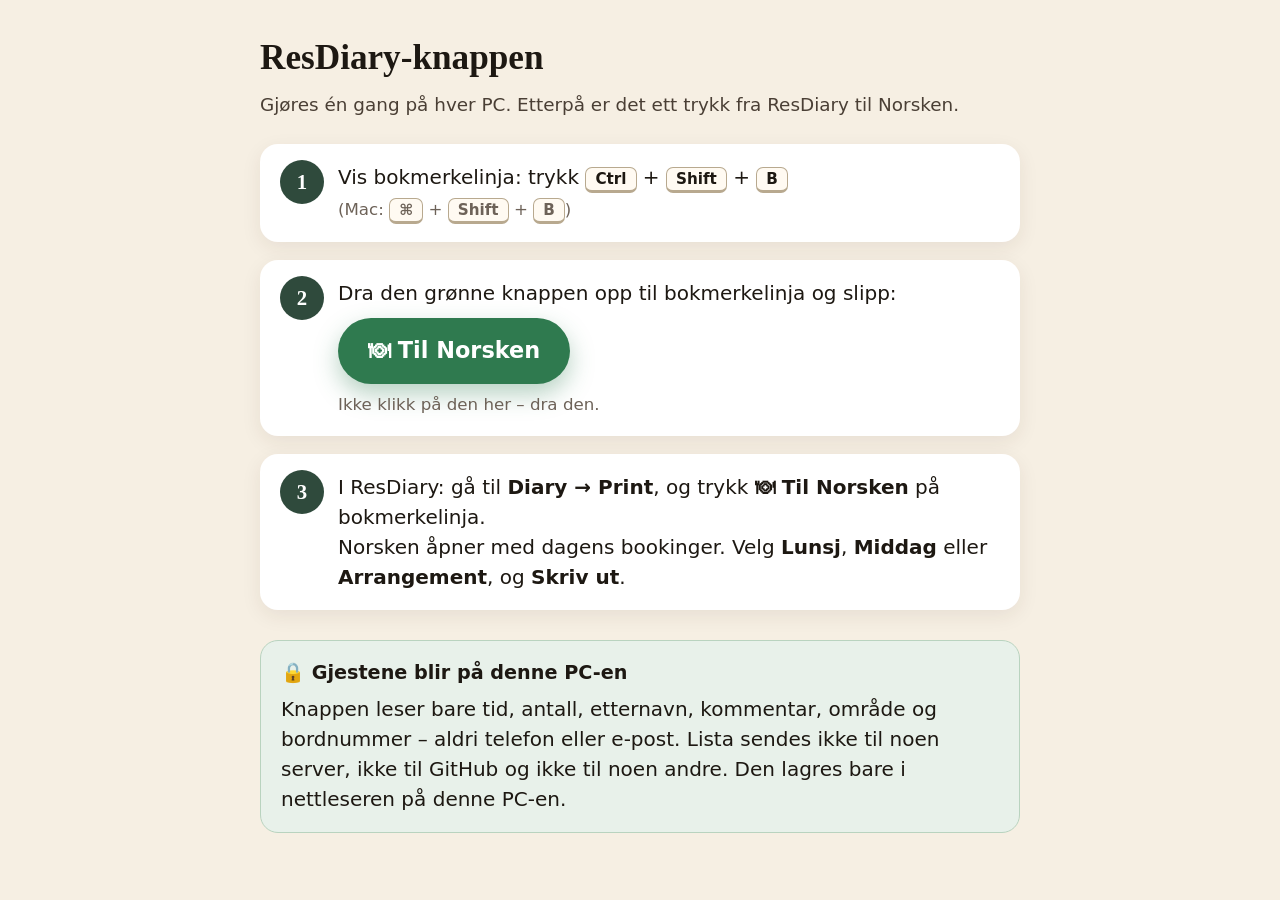
<file: bokmerke.html>
<!DOCTYPE html>
<html lang="no">
  <head>
    <meta charset="utf-8" />
    <meta name="viewport" content="width=device-width, initial-scale=1" />
    <title>Norsken – ResDiary-knappen</title>
    <style>
      :root { color-scheme: light; }
      body { margin: 0; font: 20px/1.5 system-ui, -apple-system, "Segoe UI", sans-serif; background: #f6efe3; color: #1d1812; }
      main { max-width: 760px; margin: 0 auto; padding: 32px 20px 60px; }
      h1 { font-family: Georgia, serif; font-size: 2.2rem; margin: 0 0 6px; }
      .lead { font-size: 1.15rem; margin: 0 0 26px; color: #4a3f35; }
      ol { padding: 0; margin: 0; list-style: none; counter-reset: s; }
      li { counter-increment: s; position: relative; margin: 0 0 18px; padding: 18px 20px 18px 78px; background: #fff; border-radius: 18px; box-shadow: 0 6px 20px rgba(60,40,20,.08); }
      li::before { content: counter(s); position: absolute; left: 20px; top: 16px; width: 44px; height: 44px; border-radius: 50%; background: #2f4a3c; color: #fff; display: grid; place-items: center; font: 700 1.3rem Georgia, serif; }
      .drag { display: inline-block; margin: 10px 0 4px; padding: 16px 30px; border-radius: 999px; background: #2f7a4f; color: #fff; font-weight: 800; font-size: 1.4rem; text-decoration: none; box-shadow: 0 10px 24px rgba(47,122,79,.35); cursor: grab; }
      kbd { display: inline-block; padding: 2px 9px; border: 1px solid #b8a98f; border-bottom-width: 3px; border-radius: 7px; background: #fffaf2; font: 600 .95rem system-ui, sans-serif; }
      .safe { margin-top: 30px; padding: 18px 20px; border-radius: 18px; background: #e8f1ea; border: 1px solid #b9d3bf; }
      .safe h2 { margin: 0 0 6px; font-size: 1.2rem; }
      small { color: #6d6258; }
    </style>
  </head>
  <body>
    <main>
      <h1>ResDiary-knappen</h1>
      <p class="lead">Gjøres én gang på hver PC. Etterpå er det ett trykk fra ResDiary til Norsken.</p>
      <ol>
        <li>Vis bokmerkelinja: trykk <kbd>Ctrl</kbd> + <kbd>Shift</kbd> + <kbd>B</kbd>
          <br /><small>(Mac: <kbd>⌘</kbd> + <kbd>Shift</kbd> + <kbd>B</kbd>)</small></li>
        <li>Dra den grønne knappen opp til bokmerkelinja og slipp:
          <br /><a class="drag" href="javascript:(function(){var out=[];var last=function(s){s=s.replace(/\s+/g,&quot; &quot;).trim();if(!s)return &quot;&quot;;if(s.indexOf(&quot;,&quot;)&gt;0)return s.split(&quot;,&quot;)[0].trim();var w=s.split(&quot; &quot;);return w[w.length-1];};document.querySelectorAll(&quot;table&quot;).forEach(function(t){var rows=Array.from(t.rows),head=rows.find(function(r){return Array.from(r.cells).some(function(c){return /gjester/i.test(c.textContent);});});if(!head)return;var idx=function(re){return Array.from(head.cells).findIndex(function(c){return re.test(c.textContent);});};var ti=idx(/^\s*tid/i),gi=idx(/gjester/i),ni=idx(/navn|kunde(?!kod)|^\s*gjest\s*$/i),ci=idx(/komment|merknad|spesial/i),ai=idx(/omr[åa]de|area/i),bi=idx(/^\s*bord\s*$/i);if(ni&lt;0)return;rows.forEach(function(r){if(r===head||r.cells.length!==head.cells.length)return;var tm=r.cells[ti].textContent.replace(/\s+/g,&quot;&quot;);if(!/^\d{1,2}[:.]\d{2}$/.test(tm))return;if(!r.cells[ni].textContent.trim())return;var g=parseInt(r.cells[gi].textContent,10)||2;var n=last(r.cells[ni].textContent).replace(/\d+/g,&quot;&quot;).trim();var k=ci&gt;=0?r.cells[ci].textContent.replace(/\s+/g,&quot; &quot;).trim():&quot;&quot;;var a=ai&gt;=0?r.cells[ai].textContent.replace(/\s+/g,&quot; &quot;).trim():&quot;&quot;,b=bi&gt;=0?r.cells[bi].textContent.replace(/\s+/g,&quot; &quot;).trim():&quot;&quot;;out.push([tm,g,n,k,a,b].join(&quot;\t&quot;));});});var txt=out.join(&quot;\n&quot;);if(!txt){alert(&quot;Fant ingen bookinger her. Gå til Diary → Print (utskriften) i ResDiary, og trykk knappen igjen.&quot;);return;}var O=&quot;https:/&quot;+&quot;/uwu6967.github.io&quot;;var w=window.open(O+&quot;/norsken/#fra-resdiary&quot;,&quot;norsken&quot;);if(!w){alert(&quot;Nettleseren stoppet Norsken-vinduet. Tillat popup-vinduer for ResDiary, og trykk knappen igjen.&quot;);return;}var done=false,n=0;var ok=function(e){if(e.origin===O&amp;&amp;e.data===&quot;norsken-ok&quot;){done=true;window.removeEventListener(&quot;message&quot;,ok);}};window.addEventListener(&quot;message&quot;,ok);var t=setInterval(function(){if(done){clearInterval(t);return;}if(++n&gt;80){clearInterval(t);window.removeEventListener(&quot;message&quot;,ok);alert(&quot;Norsken svarte ikke. Vent til Norsken har åpnet, og trykk knappen igjen.&quot;);return;}try{w.postMessage({norsken:txt},O);}catch(e){}},250);})();" title="Dra meg opp til bokmerkelinja">🍽 Til Norsken</a>
          <br /><small>Ikke klikk på den her – dra den.</small></li>
        <li>I ResDiary: gå til <b>Diary → Print</b>, og trykk <b>🍽 Til Norsken</b> på bokmerkelinja.
          <br />Norsken åpner med dagens bookinger. Velg <b>Lunsj</b>, <b>Middag</b> eller <b>Arrangement</b>, og <b>Skriv ut</b>.</li>
      </ol>
      <div class="safe">
        <h2>🔒 Gjestene blir på denne PC-en</h2>
        Knappen leser bare tid, antall, etternavn, kommentar, område og bordnummer – aldri telefon eller e-post.
        Lista sendes ikke til noen server, ikke til GitHub og ikke til noen andre. Den lagres bare i nettleseren på denne PC-en.
      </div>
    </main>
  </body>
</html>
</file>
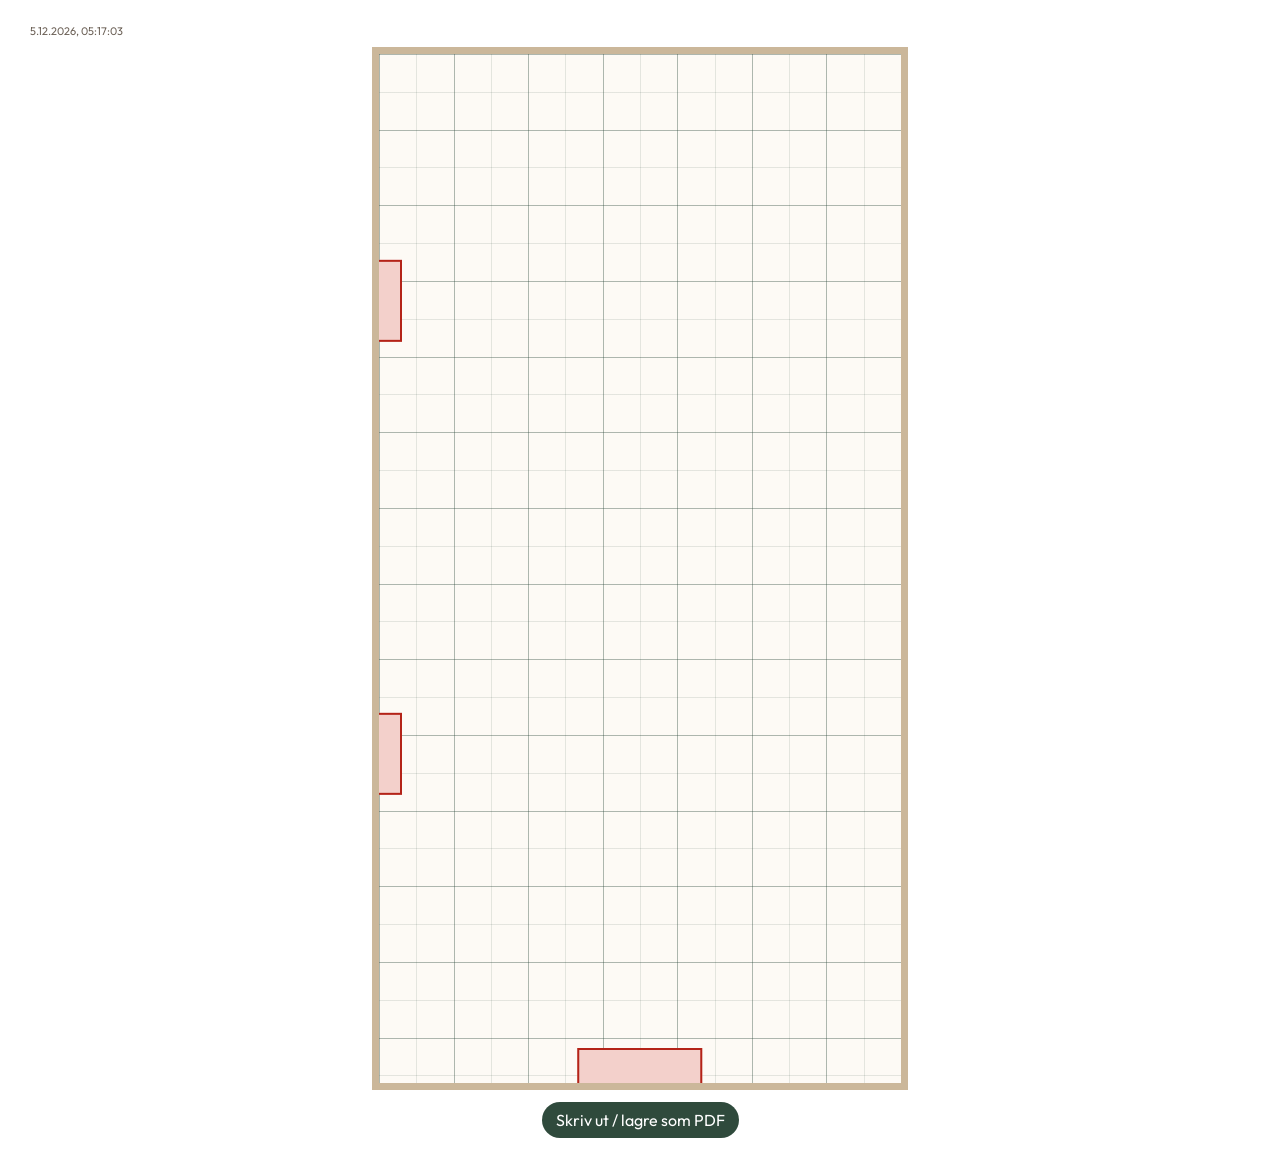
<file: print.html>
<!DOCTYPE html>
<html lang="no">
  <head>
    <meta charset="utf-8" />
    <title>Norsken — Spisestua</title>
    <link rel="preconnect" href="https://fonts.googleapis.com" />
    <link rel="preconnect" href="https://fonts.gstatic.com" crossorigin />
    <link
      href="https://fonts.googleapis.com/css2?family=Fraunces:opsz,wght@9..144,500;9..144,650&family=Outfit:wght@400;500;600;700&display=swap"
      rel="stylesheet"
    />
    <style>
      @page {
        size: A4 portrait;
        margin: 0; /* no margin: the browser adds no date, title, address or page number */
      }
      * {
        box-sizing: border-box;
      }
      body {
        margin: 0;
        padding: 6mm 8mm 0;
        font-family: Outfit, system-ui, sans-serif;
        color: #1d1812;
        background: white;
      }
      header {
        display: flex;
        justify-content: flex-start;
        align-items: end;
        margin-bottom: 2mm;
      }
      header .brand {
        display: none; /* only the print date and time, top left */
      }
      .kicker {
        margin: 0;
        letter-spacing: 0.14em;
        text-transform: uppercase;
        font-size: 11px;
        color: #8a6238;
      }
      h1 {
        margin: 0;
        font-family: Fraunces, Georgia, serif;
        font-size: 28px;
      }
      #meta {
        margin: 0;
        font-size: 11px;
        color: #6d6258;
        text-align: left;
        line-height: 1.5;
      }
      .room {
        position: relative;
        height: 276mm; /* the whole A4 height: 297 - 6 top - 9 date line - 6 bottom */
        width: auto;
        max-width: 100%;
        margin: 0 auto;
        background: #fdfaf5;
        border: 7px solid #cbb79a;
        overflow: hidden;
        break-inside: avoid;
      }
      .grid-layer {
        position: absolute;
        inset: 0;
        z-index: 0;
      }
      .ruler-layer {
        position: absolute;
        inset: 0;
        z-index: 1;
        font-size: 7px;
        font-weight: 700;
        color: #3f5c4d;
      }
      .ruler-layer span {
        position: absolute;
        line-height: 1;
      }
      .ruler-layer .top {
        top: 2px;
        transform: translateX(-50%);
      }
      .ruler-layer .left {
        left: 2px;
        transform: translateY(-50%);
      }
      .fixture {
        position: absolute;
        z-index: 2;
      }
      .window {
        top: 0;
        left: 24%;
        width: 52%;
        height: 1.6%;
        background: #c9e7f4;
        border-bottom: 3px solid #8a6238;
      }
      .door {
        background: #f3d0cb;
        border: 2px solid #b42318;
      }
      .door.left {
        left: -1%;
        width: 5.5%;
        height: 8%;
        transform: translateY(-50%);
      }
      .door.bottom {
        bottom: -0.6%;
        width: 24%;
        height: 4%;
        transform: translateX(-50%);
      }
      .corner {
        top: 0;
        right: 0;
        width: 6%;
        height: 3.4%;
        background: #2b261f;
      }
      .table {
        position: absolute;
        transform: translate(-50%, -50%);
        border: 1px solid #1d1812;
        background: white;
        display: grid;
        place-items: center;
        font-family: Fraunces, Georgia, serif;
        font-weight: 650;
        font-size: 11px;
        z-index: 6;
      }
      .round {
        border-radius: 50%;
      }
      .oval {
        border-radius: 999px;
      }
      .plate {
        border-radius: 8px;
      }
      .seat {
        position: absolute;
        transform: translate(-50%, -50%);
        border: 1px solid #b0a189;
        border-radius: 2px;
        background: #fff;
        display: grid;
        place-items: center;
        font-size: 5.5px;
        font-weight: 700;
        line-height: 1;
        z-index: 4;
        -webkit-print-color-adjust: exact;
        print-color-adjust: exact;
      }
      .legend {
        margin-top: 8px;
        display: flex;
        flex-wrap: wrap;
        gap: 4px 12px;
        font-size: 10px;
      }
      .legend span.k {
        display: inline-grid;
        place-items: center;
        width: 14px;
        height: 14px;
        border-radius: 3px;
        font-size: 7px;
        font-weight: 700;
        margin-right: 4px;
        vertical-align: middle;
        -webkit-print-color-adjust: exact;
        print-color-adjust: exact;
      }
      .plate-insert {
        position: absolute;
        transform: translate(-50%, -50%);
        border: 0.4pt solid #6d5636;
        background: repeating-linear-gradient(90deg, #e6d3b3 0 3pt, #d3bb94 3pt 6pt);
        print-color-adjust: exact;
        -webkit-print-color-adjust: exact;
      }

      .table {
        font-size: 15px;
      }
      .seat-name {
        position: absolute;
        transform: translate(-50%, -50%);
        z-index: 7;
        max-width: 26mm;
        padding: 0.3mm 1mm;
        border: 0.4pt solid #7a2a35;
        border-radius: 1mm;
        background: white;
        font-size: 6.5pt;
        font-weight: 700;
        line-height: 1.1;
        text-align: center;
        white-space: nowrap;
        overflow: hidden;
        text-overflow: ellipsis;
      }
      .table.named {
        font-size: 8.5pt;
        font-weight: 700;
        line-height: 1.1;
        overflow-wrap: normal;
        word-break: keep-all;
        padding: 1mm;
        text-align: center;
      }
      .table .sub {
        display: block;
        margin-top: 1mm;
        font-family: Outfit, system-ui, sans-serif;
        font-size: 7pt;
        font-weight: 600;
        color: #4a3f35;
      }
      .table .pax {
        display: block;
        font-family: Outfit, system-ui, sans-serif;
        font-size: 7pt;
        font-weight: 600;
        color: #4a3f35;
      }
      table.arrivals {
        width: 100%;
        border-collapse: collapse;
        font-size: 12px;
        margin-top: 6px;
      }
      table.arrivals th {
        text-align: left;
        font-size: 9px;
        letter-spacing: 0.1em;
        text-transform: uppercase;
        color: #6d6258;
        padding: 0 10px 5px 0;
        border-bottom: 1.5px solid #1d1812;
      }
      table.arrivals td {
        padding: 6px 10px 6px 0;
        border-bottom: 1px solid #d9cbb8;
      }
      table.arrivals td.t,
      table.arrivals td.b {
        font-family: Fraunces, Georgia, serif;
        font-weight: 650;
        font-size: 13px;
        white-space: nowrap;
      }
      .free {
        margin-top: 10px;
        font-size: 11px;
      }

      .furniture {
        position: absolute;
        transform: translate(-50%, -50%);
        border: 2px solid #8a6238;
        background: repeating-linear-gradient(45deg, #ded0b8 0 5px, #d2c1a4 5px 10px);
        display: grid;
        place-items: center;
        font-size: 6px;
        letter-spacing: 0.06em;
        text-transform: uppercase;
        text-align: center;
        z-index: 5;
      }
      .scale-note {
        margin: 8px 0 0;
        text-align: center;
        font-size: 10px;
        letter-spacing: 0.08em;
        text-transform: uppercase;
        color: #6d6258;
      }
      section.list {
        margin-top: 14px;
        padding: 0 4mm;
        break-inside: avoid;
      }
      @media print {
        section.list {
          break-before: page;
          margin-top: 0;
          padding-top: 12mm; /* no page margin any more */
        }
        .no-print {
          display: none;
        }
      }
      table.measure {
        width: 100%;
        border-collapse: collapse;
        font-size: 10.5px;
        margin-top: 6px;
      }
      table.measure th {
        text-align: left;
        font-size: 8px;
        letter-spacing: 0.1em;
        text-transform: uppercase;
        color: #6d6258;
        padding: 0 8px 4px 0;
      }
      table.measure td {
        padding: 3.5px 8px 3.5px 0;
        border-top: 1px solid #e3d6c5;
      }
      table.measure .n {
        font-family: Fraunces, Georgia, serif;
        font-weight: 650;
        font-size: 12px;
      }
      .tight {
        color: #b42318;
        font-weight: 700;
      }
      .warnings {
        margin-top: 8px;
        font-size: 10.5px;
      }
      .warnings p {
        margin: 0 0 3px;
      }
      .warnings .ok {
        color: #2f4a3c;
      }
      .warnings .warn-title {
        color: #b42318;
        font-weight: 700;
      }
      .plates { margin-top: 8px; font-size: 10.5px; }
      .plates ul { margin: 2px 0 0; padding-left: 16px; }
      .warnings ul {
        margin: 0;
        padding-left: 16px;
      }
      .no-print {
        margin-top: 12px;
        text-align: center;
      }
      button {
        font: inherit;
        border: 0;
        background: #2f4a3c;
        color: white;
        border-radius: 999px;
        padding: 8px 14px;
        cursor: pointer;
      }
      @media print {
        .no-print {
          display: none;
        }
      }

      /* one sheet: Spisestua, and Domino beside it when it is in use */
      .sheet {
        display: flex;
        justify-content: center;
        align-items: flex-start;
        gap: 5mm;
      }
      .sheet .room {
        margin: 0;
      }
      .side[hidden] {
        display: none;
      }
      .side-title {
        margin: 0 0 1.5mm;
        font-size: 10px;
        font-weight: 700;
        letter-spacing: 0.12em;
        text-transform: uppercase;
        color: #6d6258;
      }
      .side iframe {
        display: block;
        border: 0;
      }
      section.list {
        display: none !important; /* no second page (Danny 2026-11-13) */
      }
      /* with bookings: A4 landscape, the plan on the left and the guest list on the right */
      html.with-list .spread {
        display: flex;
        align-items: flex-start;
        gap: 6mm;
      }
      html.with-list .room {
        height: 188mm;
      }
      html.with-list section.list {
        display: block !important;
        flex: 1;
        min-width: 0;
        margin: 0;
        padding: 0;
        break-before: auto;
      }
      html.with-list section.list > .kicker {
        font-weight: 700;
      }
      table.arrivals td.c,
      table.arrivals th.c {
        width: 7mm;
        padding-right: 2mm;
        text-align: center;
      }
      table.arrivals .box {
        display: inline-block;
        width: 4mm;
        height: 4mm;
        border: 1.2px solid #1d1812;
        border-radius: 0.8mm;
        vertical-align: middle;
        text-align: center;
        line-height: 3.6mm;
        font-size: 3.4mm;
        font-weight: 700;
      }
      table.arrivals td.nm {
        font-weight: 600;
      }
      table.arrivals td.p {
        white-space: nowrap;
      }
      table.arrivals td.note {
        font-size: 10px;
        color: #4a3f35;
      }
      table.arrivals td.note .k {
        display: inline-grid;
        place-items: center;
        min-width: 13px;
        height: 13px;
        padding: 0 2px;
        border-radius: 3px;
        font-size: 7px;
        font-weight: 700;
        -webkit-print-color-adjust: exact;
        print-color-adjust: exact;
      }
      table.arrivals tr {
        break-inside: avoid;
      }
      table.arrivals tr.grp td {
        padding: 9px 0 4px;
        border-bottom: 1.5px solid #8a6238;
        font-family: Fraunces, Georgia, serif;
        font-size: 13px;
        font-weight: 700;
        color: #8a6238;
        break-after: avoid;
      }
      table.arrivals tr.grp small {
        font-family: Outfit, system-ui, sans-serif;
        font-size: 10px;
        font-weight: 500;
        color: #6d6258;
      }
      table.arrivals td.b small.ap {
        display: block;
        font-family: Outfit, system-ui, sans-serif;
        font-size: 10px;
        font-weight: 600;
        color: #8a6238;
        white-space: nowrap;
      }
      table.arrivals .double {
        color: #b42318;
      }
      .stats {
        display: flex;
        flex-wrap: wrap;
        gap: 2mm;
        margin: 2mm 0 1mm;
      }
      .stats .stat {
        display: flex;
        align-items: baseline;
        gap: 1.2mm;
        padding: 1.2mm 2.6mm;
        border: 1px solid #cbb79a;
        border-radius: 2mm;
        background: #fbf6ee;
        font-size: 10px;
        color: #4a3f35;
        -webkit-print-color-adjust: exact;
        print-color-adjust: exact;
      }
      .stats .stat b {
        font-family: Fraunces, Georgia, serif;
        font-size: 15px;
        color: #1d1812;
      }
      .stats .free-t b {
        font-size: 12px;
      }
      html.with-list table.arrivals {
        font-size: 12.5px;
      }
      html.embed body {
        padding: 0;
      }
      html.embed header,
      html.embed .no-print,
      html.embed .side {
        display: none !important;
      }
      html.embed .room {
        height: 100vh;
        border-width: 3px;
        margin: 0;
      }
    </style>
  </head>
  <body>
    <header>
      <div class="brand">
        <p class="kicker" id="kicker">Spisestua</p>
        <h1>Norsken</h1>
      </div>
      <p id="meta"></p>
    </header>
    <div class="spread">
    <div class="sheet" id="sheet">
      <div class="room" id="room"></div>
      <div class="side" id="side" hidden>
        <p class="side-title">Domino</p>
        <iframe id="domino-frame" title="Domino"></iframe>
      </div>
    </div>
    <section class="list">
      <p class="kicker" id="list-title">Målliste</p>
      <div id="list-body"></div>
      <div class="warnings" id="warnings"></div>
    </section>
    </div>
    <p class="no-print"><button type="button" id="print">Skriv ut / lagre som PDF</button></p>
    <script>
      // every room with a table map (same ids as ROOM_DEFS in app.js)
      const ROOM_NAMES = {
        spisestua: { no: "Spisestua", en: "Dining room" },
        domino: { no: "Domino", en: "Domino" },
        bar: { no: "Bar", en: "Bar" },
        toddy: { no: "Toddy", en: "Toddy" },
        danske: { no: "Danske kjelleret", en: "Danske kjelleret" },
        arneberg: { no: "Arneberg", en: "Arneberg" },
        moterom: { no: "Møterom", en: "Meeting room" },
        kristiania: { no: "Blå værelset", en: "Blue room" },
        atheneum: { no: "Atheneum", en: "Atheneum" },
        bibliotek: { no: "Bibliotek", en: "Library" },
        r1818: { no: "1818", en: "1818" },
        r1814: { no: "1814", en: "1814" },
        r1772: { no: "1772", en: "1772" },
      };
      const roomKey = (id) => (id === "spisestua" ? "norsken-layout-v3" : id === "domino" ? "norsken-layout-domino-v1" : `norsken-layout-${id}-v1`);
      // The sheet is always Spisestua (Domino goes beside it when it is in use).
      // print.html?room=domino&embed=1 draws just the Domino map, for that corner.
      const PARAMS = new URLSearchParams(location.search);
      const EMBED = PARAMS.get("embed") === "1";
      let ROOM_ID = window.__NORSKEN_ROOM__ || (ROOM_NAMES[PARAMS.get("room")] ? PARAMS.get("room") : "spisestua");
      if (!ROOM_NAMES[ROOM_ID]) ROOM_ID = "spisestua";
      const IS_SALON = ROOM_ID !== "spisestua" && ROOM_ID !== "domino"; // a salon prints its map only
      // Toddy and Danske kjelleret print like Spisestua: the plan, the names, who sits where
      const SEAT_PLAN = ROOM_ID === "toddy" || ROOM_ID === "danske";
      if (EMBED) document.documentElement.classList.add("embed");
      const STORAGE_KEY = roomKey(ROOM_ID);
      const SEAT_MARKS = [
        { key: "gluten", color: "#2a78d6", code: "G", no: "Gluten", en: "Gluten" },
        { key: "laktose", color: "#eb6834", code: "L", no: "Laktose", en: "Lactose" },
        { key: "notter", color: "#1baf7a", code: "N", no: "Nøtter", en: "Nuts" },
        { key: "skalldyr", color: "#eda100", code: "S", no: "Skalldyr", en: "Shellfish" },
        { key: "diabetes", color: "#e87ba4", code: "D", no: "Diabetes", en: "Diabetes" },
        { key: "gravid", color: "#008300", code: "Gr", no: "Gravid", en: "Pregnant" },
        { key: "vegetar", color: "#4a3aa7", code: "V", no: "Vegetar", en: "Vegetarian" },
        { key: "veganer", color: "#5f7d1f", code: "Vg", no: "Veganer", en: "Vegan" },
        { key: "pescetar", color: "#1f8fb0", code: "P", no: "Pescetarianer", en: "Pescetarian" },
        { key: "annet", color: "#e34948", code: "A", no: "Annet", en: "Other" },
        // a wish about the food, not an allergy - e.g. cold goose at gåsemiddag (yellow on the paper plan)
        { key: "onske", color: "#ffe14d", code: "Ø", no: "Ønske", en: "Request" },
      ];
      // the same allergy/diet words as the app (app.js dietTags)
      const DIET_WORDS = [
        ["gluten", /glut[e]?n|c[øo]liaki|coeliac|celiac/i],
        ["laktose", /lakto|lacto|melkeallerg|melkefri|melkeprotein/i],
        ["notter", /n[øo]tt|peanut|pean[øo]tt|mandel|nut allerg|nuts\b/i],
        ["skalldyr", /skalldyr|skjell|reke|krabbe|hummer(?!\s?(aften|kveld|fest))|shellfish|bl[øo]tdyr/i],
        ["diabetes", /diabet/i],
        ["gravid", /gravid|pregnan/i],
        ["veganer", /vegan/i],
        ["vegetar", /vegetar/i],
        ["pescetar", /pesc|pesk/i],
      ];
      function dietTagsOf(text) {
        const t = String(text || "");
        if (!t) return [];
        const keys = DIET_WORDS.filter(([, re]) => re.test(t)).map(([key]) => key);
        if (!keys.length && /allerg|intoleran/i.test(t)) keys.push("annet");
        return keys;
      }
      function markOf(key) { return SEAT_MARKS.find((m) => m.key === key) || null; }
      function inkOn(hex) {
        const n = parseInt(hex.slice(1), 16);
        const srgb = [(n >> 16) & 255, (n >> 8) & 255, n & 255].map((v) => {
          const c = v / 255;
          return c <= 0.04045 ? c / 12.92 : Math.pow((c + 0.055) / 1.055, 2.4);
        });
        return 0.2126 * srgb[0] + 0.7152 * srgb[1] + 0.0722 * srgb[2] > 0.42 ? "#1d1812" : "#ffffff";
      }
      const DEFAULT_DIMS = {
        room: { w: 700, h: 1360 },
        small: { d: 115 },
        big: { d: 135 },
        oval: { w: 90, l: 165 },
        rect: { w: 80, l: 120 },
        plateS: { w: 37, l: 90, n: 2 },
        plateM: { w: 49.5, l: 90, n: 4 },
        plateL: { w: 55.5, l: 90, n: 2 },
        plateXL: { w: 64, l: 90, n: 1 },
        long: { w: 90, l: 105 },
        sidebord: { w: 60, l: 178 },
        aisle: 90,
        snap: 10,
        est: { small: false, big: false, oval: true, long: true, plateS: false, plateM: false, plateL: false, plateXL: false, sidebord: true },
      };

      let state = window.__NORSKEN_STATE__ || null;
      if (!state) {
        try {
          state = JSON.parse(localStorage.getItem(STORAGE_KEY) || "{}");
        } catch {
          state = {};
        }
      }
      // Dagens liste: guest names dragged onto tables live only in this
      // browser (NDA), never in the plan. Put them on the printout here.
      const arrivals = [];
      const timeOf = (text) => {
        const m = String(text || "").match(/^(\d{1,2})[:.](\d{2})\s*(.*)$/);
        return m ? { time: `${m[1].padStart(2, "0")}:${m[2]}`, name: m[3] } : { time: "", name: String(text || "") };
      };
      // The arrivals page is the whole evening: the other room's bookings too,
      // and anyone still without a table (waiting for a re-set, or another room).
      const OTHER = ROOM_ID === "domino" ? "spisestua" : "domino";
      const uiLang = state.lang === "en" ? "en" : "no";
      let otherPlan = null;
      try {
        if (!IS_SALON) otherPlan = JSON.parse(localStorage.getItem(roomKey(OTHER)) || "null");
      } catch {}
      let guestStore = null;
      try {
        if (!IS_SALON || SEAT_PLAN) guestStore = window.__NORSKEN_GUESTS__ || JSON.parse(localStorage.getItem("norsken-guests-v1") || "null");
      } catch {}
      // only the shift chosen in the app: Lunsj, Middag or Arrangement (app.js inShift)
      let SHIFT = window.__NORSKEN_SHIFT__;
      if (SHIFT == null) {
        try {
          SHIFT = localStorage.getItem("norsken-shift") || "";
        } catch {
          SHIFT = "";
        }
      }
      const EVENT_WORDS = /fast meny|meny for alle|selskap|arrangement|julebord|bankett|\bkurs\b|\bevent\b|konferanse/i;
      const isEvent = (g) => (g.event === true ? true : g.event === false ? false : EVENT_WORDS.test(String(g.areaLabel || g.area || "")) || EVENT_WORDS.test(String(g.note || "")));
      const inShift = (g) => {
        if (!SHIFT) return true;
        const m = String(g.time || "").match(/^(\d{1,2})[:.](\d{2})/);
        const lunch = m ? Number(m[1]) * 60 + Number(m[2]) < 15 * 60 : false;
        // same as app.js: Lunsj/Middag are the ordinary guests, «+arrangement» adds the event
        return SHIFT.split("+").some((part) => (part === "arrangement" ? isEvent(g) : !isEvent(g) && (part === "lunsj" ? lunch : !lunch)));
      };
      const guestList = (guestStore && Array.isArray(guestStore.list) ? guestStore.list : []).filter(inShift);
      // 🥂 the aperitif place (app.js assignAperitif), when the evening has one
      const AP = guestStore && guestStore.ap && guestStore.ap.on ? guestStore.ap : null;
      const aperoOf = (id) => (AP && AP.placed && AP.placed[id] && AP.label && AP.label[id]) || "";
      const guestRoomOf = (x) => (guestStore && guestStore.room && guestStore.room[x.id]) || "spisestua";
      const bookingRoomOf = (x) => {
        const area = String(x.area || "spisestua");
        if (ROOM_NAMES[area]) return area;
        if (!area.startsWith("other:")) return area;
        const label = String(x.areaLabel || area.slice(6)).toLowerCase();
        if (label.includes("toddy")) return "toddy";
        if (label.includes("danske") || label.includes("kjeller")) return "danske";
        return area;
      };
      const placedIds = new Set();
      // same as app.js sitKey(): a party that joined another, or that had its aperitif, sits with them
      const sitKey = (x) => {
        const joined = guestStore.sat && guestStore.sat[x.id];
        if (joined && joined.t === guestStore.placed[x.id]) return joined.k;
        if (AP && AP.placed && AP.placed[x.id] && !(guestStore.redeck && guestStore.redeck[x.id])) return AP.pling;
        return x.time || "";
      };
      const partyName = (people) => {
        const byTime = new Map();
        for (const x of people.slice().sort((p, q) => (p.time || "99").localeCompare(q.time || "99"))) {
          const key = sitKey(x);
          if (!byTime.has(key)) byTime.set(key, []);
          byTime.get(key).push(x);
        }
        return [...byTime.values()]
          .map((list) => {
            const time = list[0].time || "";
            const re = list.some((x) => guestStore.redeck && guestStore.redeck[x.id]) ? "↻ " : "";
            const areas = new Set(list.map((x) => x.area || "spisestua"));
            const pax = list.reduce((sum, x) => sum + (Number(x.pax) || 0), 0);
            const group = list.length > 1 && areas.size === 1 && [...areas][0].startsWith("other:") ? list[0].areaLabel : "";
            return `${re}${time ? `${time} ` : ""}${group ? `${group} · ${pax} pers` : list.map((x) => x.name || "").filter(Boolean).join(", ")}`.trim();
          })
          .join(" / ");
      };
      const guestsOnTable = (roomId, table) =>
        guestList.filter((x) => guestStore.placed && guestStore.placed[x.id] === table.id && guestRoomOf(x) === roomId);
      const addTable = (roomId, table) => {
        const people = guestStore ? guestsOnTable(roomId, table) : [];
        if (people.length) {
          for (const x of people) {
            placedIds.add(x.id);
            arrivals.push({
              time: x.time || "",
              name: x.name || "",
              pax: x.pax || "",
              note: x.note || "",
              id: x.id,
              area: x.area || "",
              areaLabel: x.areaLabel || "",
              arrived: Boolean(guestStore.arrived && guestStore.arrived[x.id]),
              ap: aperoOf(x.id),
              table,
              room: roomId,
              redeck: Boolean(guestStore.redeck && guestStore.redeck[x.id]),
            });
          }
          // the map shows the party, not a name typed on the table (that used to hide these rows)
          if (roomId === ROOM_ID) table.name = partyName(people);
          return;
        }
        if (roomId === ROOM_ID && table.redeck) {
          const again = timeOf(table.redeck);
          arrivals.push({ time: again.time, name: again.name, pax: table.redeckPax || table.guests, table, room: roomId, redeck: true });
        }
        if (!table.name) return;
        const parts = timeOf(table.name);
        arrivals.push({ time: parts.time, name: parts.name, pax: table.guests || table.seatCount, table, room: roomId });
      };
      for (const table of state.tables || []) {
        if (table.zone !== "room" || table.lead === false) continue;
        addTable(ROOM_ID, table);
      }
      for (const table of (otherPlan && otherPlan.tables) || []) {
        if (table.zone !== "room" || table.lead === false) continue;
        addTable(OTHER, table);
      }
      for (const x of guestList) {
        if (placedIds.has(x.id)) continue;
        if (SEAT_PLAN && bookingRoomOf(x) !== ROOM_ID && guestRoomOf(x) !== ROOM_ID) continue;
        const hint = guestStore.redeckHint && guestStore.redeckHint[x.id];
        const area = String(x.area || "");
        const room = guestRoomOf(x);
        let where = "";
        if (hint) where = uiLang === "en" ? `↻ table ${hint}` : `↻ bord ${hint}`;
        else if (area.startsWith("other:")) where = x.areaLabel || area.slice(6);
        else if (room !== ROOM_ID && ROOM_NAMES[room]) where = ROOM_NAMES[room][uiLang];
        arrivals.push({
          time: x.time || "",
          name: x.name || "",
          pax: x.pax || "",
          note: x.note || "",
          id: x.id,
          area: x.area || "",
          areaLabel: x.areaLabel || "",
          arrived: Boolean(guestStore.arrived && guestStore.arrived[x.id]),
          table: null,
          room,
          where,
          redeck: Boolean(hint || (guestStore.redeck && guestStore.redeck[x.id])),
          ap: aperoOf(x.id),
        });
      }
      const lang = state.lang === "en" ? "en" : "no";
      document.title = `Norsken — ${ROOM_NAMES[ROOM_ID][lang]}`;
      const dims = (() => {
        const base = JSON.parse(JSON.stringify(DEFAULT_DIMS));
        const saved = state.dims;
        if (!saved || typeof saved !== "object") return base;
        if (saved.room) Object.assign(base.room, saved.room);
        if (saved.small) Object.assign(base.small, saved.small);
        if (saved.big) Object.assign(base.big, saved.big);
        if (saved.oval) Object.assign(base.oval, saved.oval);
        if (saved.sidebord) Object.assign(base.sidebord, saved.sidebord);
        if (saved.long) Object.assign(base.long, saved.long);
        if (saved.plateS) Object.assign(base.plateS, saved.plateS);
        if (saved.plateM) Object.assign(base.plateM, saved.plateM);
        if (saved.plateL) Object.assign(base.plateL, saved.plateL);
        if (saved.plateXL) Object.assign(base.plateXL, saved.plateXL);
        if (Number.isFinite(saved.aisle)) base.aisle = saved.aisle;
        if (saved.est) Object.assign(base.est, saved.est);
        return base;
      })();
      const r = dims.room;

      const copy =
        lang === "en"
          ? {
              kicker: "Dining room",
              listTitle: "Measurement list",
              colTable: "Table",
              colSize: "Size",
              colWindow: "From window",
              nameLabel: "Name",
              seats: "People",
              gapSuggest: "suggestion",
              gapEmpty: "no plate inserted",
              colLeft: "From left wall",
              colNearest: "Nearest table",
              small: "Small",
              big: "Large",
              oval: "Oval",
              long: "Long table",
              plateS: "small plate", plateM: "medium plate", plateL: "large plate", plateXL: "extra-large plate",
              furniture: { sidebord: "Old table" },
              gapLabel: "Gap", noPlate: "no plate fits", needPlate: "Plates needed",
              est: "est.",
              warnTitle: "Too tight for a waitress",
              warnOk: "Every gap is at least",
              scale: "1 square = 1 m",
              empty: "No tables on the floor yet.",
              none: "none",
            }
          : {
              kicker: "Spisestua",
              listTitle: "Målliste",
              colTable: "Bord",
              colSize: "Størrelse",
              colWindow: "Fra vindu",
              colLeft: "Fra venstre vegg",
              colNearest: "Nærmeste bord",
              small: "Lite",
              big: "Stort",
              oval: "Ovalt",
              long: "Langbord",
              plateS: "liten plate", plateM: "medium plate", plateL: "stor plate", plateXL: "ekstra stor plate",
              nameLabel: "Navn",
              seats: "Personer",
              gapSuggest: "forslag",
              gapEmpty: "ingen plate lagt inn",
              furniture: { sidebord: "Gammelt bord" },
              gapLabel: "Mellomrom", noPlate: "ingen plate passer", needPlate: "Trenger plate",
              est: "anslag",
              warnTitle: "For trangt for servitør",
              warnOk: "Alle avstander er minst",
              scale: "1 rute = 1 m",
              empty: "Ingen bord på gulvet ennå.",
              none: "ingen",
            };

      function fmt(cm) {
        if (cm == null || !Number.isFinite(cm)) return "–";
        const dec = lang === "en" ? "." : ",";
        const v = Math.round(cm);
        if (Math.abs(v) >= 100) return `${(v / 100).toFixed(2).replace(".", dec)} m`;
        return `${v} cm`;
      }
      const PLATES = ["plateS", "plateM", "plateL", "plateXL"];
      const isPlate = (size) => size === "long";
      function normSize(table) {
        if (PLATES.includes(table.size)) return "long"; // plates are inserts, not tables
        return dims[table.size] ? table.size : "small";
      }
      function isRound(item) {
        const spec = dims[normSize(item)];
        return spec && spec.d != null;
      }
      // The A4 is for the staff: a guest name beats a table number.
      function item0Label(table) {
        if (table.lead === false) return "";
        if (table.piece) return { flygel: lang === "en" ? "Grand piano" : "Flygel" }[table.piece] || "";
        if (EMBED) return table.label || ""; // the small Domino corner: just the number, the names are in the list
        return table.name || table.label || "";
      }
      function obstacleName(item) {
        if (item.kind === "furniture") return copy.furniture[item.size] || item.size;
        return `${copy.colTable} ${item.label}`;
      }
      function customCm(table) {
        const c = normSize(table) === "long" ? table.custom : table.own;
        return c && Number.isFinite(c.w) && Number.isFinite(c.l) ? c : null;
      }
      function sizeCm(table) {
        const own = customCm(table);
        if (own) return { w: own.w, h: own.l };
        const spec = dims[normSize(table)];
        if (spec.d != null) return { w: spec.d, h: spec.d };
        return { w: spec.w, h: spec.l };
      }
      function tableCm(table) {
        const s = sizeCm(table);
        return table.rotated ? { w: s.h, h: s.w } : { w: s.w, h: s.h };
      }
      function centerCm(table) {
        return { x: (table.x / 100) * r.w, y: (table.y / 100) * r.h };
      }
      function clearances(table) {
        const c = centerCm(table);
        const s = tableCm(table);
        return {
          top: c.y - s.h / 2,
          bottom: r.h - (c.y + s.h / 2),
          left: c.x - s.w / 2,
          right: r.w - (c.x + s.w / 2),
        };
      }
      const withChairs = state.withChairs !== false;
      function occupiedCm(item) {
        const s = tableCm(item);
        if (!withChairs || item.kind === "furniture") return s;
        if (!(item.seatsRender || []).length) return s;
        const pad = (dims.chairBig ? dims.chairBig.d : 54) * 1.12 * 2;
        return { w: s.w + pad, h: s.h + pad };
      }
      function gapCm(a, b) {
        const ca = centerCm(a);
        const cb = centerCm(b);
        const sa = occupiedCm(a);
        const sb = occupiedCm(b);
        if (isRound(a) && isRound(b)) {
          return Math.hypot(ca.x - cb.x, ca.y - cb.y) - sa.w / 2 - sb.w / 2;
        }
        const dx = Math.abs(ca.x - cb.x) - (sa.w + sb.w) / 2;
        const dy = Math.abs(ca.y - cb.y) - (sa.h + sb.h) / 2;
        if (dx > 0 && dy > 0) return Math.hypot(dx, dy);
        return Math.max(dx, dy);
      }
      function sizeLabel(table) {
        const size = normSize(table);
        const spec = dims[size];
        const tag = dims.est[size] ? ` (${copy.est})` : "";
        const own = customCm(table);
        if (own) return `${copy[size]} ${own.w}×${own.l} cm`;
        if (isPlate(size) || spec.d == null) return `${copy[size]} ${spec.w}×${spec.l} cm${tag}`;
        return `${copy[size]} ⌀${Math.round(spec.d)} cm${tag}`;
      }

      document.documentElement.lang = lang;
      document.getElementById("kicker").textContent = ROOM_NAMES[ROOM_ID][lang];
      document.getElementById("list-title").textContent = copy.listTitle;
      document.getElementById("meta").innerHTML =
        `${new Date().toLocaleString(lang === "en" ? "en-GB" : "nb-NO")}`;
      document.getElementById("print").textContent = lang === "en" ? "Print / save as PDF" : "Skriv ut / lagre som PDF";

      const room = document.getElementById("room");
      room.style.aspectRatio = `${r.w} / ${r.h}`;

      const mx = (10000 / r.w).toFixed(4);
      const my = (10000 / r.h).toFixed(4);
      const grid = document.createElement("div");
      grid.className = "grid-layer";
      grid.style.backgroundImage = [
        `repeating-linear-gradient(90deg, rgba(47,74,60,0.30) 0 1px, transparent 1px ${mx}%)`,
        `repeating-linear-gradient(180deg, rgba(47,74,60,0.30) 0 1px, transparent 1px ${my}%)`,
        `repeating-linear-gradient(90deg, rgba(47,74,60,0.12) 0 1px, transparent 1px ${(mx / 2).toFixed(4)}%)`,
        `repeating-linear-gradient(180deg, rgba(47,74,60,0.12) 0 1px, transparent 1px ${(my / 2).toFixed(4)}%)`,
      ].join(",");
      room.appendChild(grid);

      const rulers = document.createElement("div");
      rulers.className = "ruler-layer";
      for (let m = 1; m * 100 < r.w; m += 1) {
        const el = document.createElement("span");
        el.className = "top";
        el.style.left = `${((m * 100) / r.w) * 100}%`;
        el.textContent = m;
        rulers.appendChild(el);
      }
      for (let m = 1; m * 100 < r.h; m += 1) {
        const el = document.createElement("span");
        el.className = "left";
        el.style.top = `${((m * 100) / r.h) * 100}%`;
        el.textContent = m;
        rulers.appendChild(el);
      }
      // no metre numbers along the edges on paper (Danny 2026-11-13)

      const fixtures = state.fixtures || [
        { id: "double-1", wall: "left", along: 24 },
        { id: "double-2", wall: "left", along: 68 },
        { id: "waitress", wall: "bottom", along: 50 },
      ];
      for (const fixture of fixtures) {
        const el = document.createElement("div");
        el.className = `fixture door ${fixture.wall}`;
        if (fixture.wall === "left") el.style.top = `${fixture.along}%`;
        else el.style.left = `${fixture.along}%`;
        room.appendChild(el);
      }

      const furniture = []; // the old table is no longer on the map
      for (const item of furniture) {
        item.kind = "furniture";
        // against the top/bottom wall it lies along the wall (app.js syncFurniture)
        item.rotated = item.wall === "top" || item.wall === "bottom";
        const cm = tableCm(item);
        const el = document.createElement("div");
        el.className = "furniture";
        el.style.left = `${item.x}%`;
        el.style.top = `${item.y}%`;
        el.style.width = `${(cm.w / r.w) * 100}%`;
        el.style.height = `${(cm.h / r.h) * 100}%`;
        el.textContent = copy.furniture[item.size] || "";
        room.appendChild(el);
      }

      const tables = (state.tables || []).filter((item) => item.zone === "room");
      const leads = tables.filter((item) => item.lead !== false);

      // Plates laid into the gaps. app.js bakes the geometry into
      // groupInfo.strips so the print does not redo gapBand / orderGroup.
      for (const lead of leads) {
        for (const strip of (lead.groupInfo && lead.groupInfo.strips) || []) {
          const el = document.createElement("div");
          el.className = "plate-insert";
          el.style.left = strip.left + "%";
          el.style.top = strip.top + "%";
          el.style.width = strip.w + "%";
          el.style.height = strip.h + "%";
          room.appendChild(el);
        }
      }
      for (const table of tables) {
        const el = document.createElement("div");
        const cm = tableCm(table);
        el.className = `table ${isPlate(normSize(table)) ? "plate" : normSize(table) === "oval" ? "oval" : normSize(table) === "rect" ? "rect" : "round"}`;
        el.dataset.id = table.id;
        el.style.left = `${table.x}%`;
        el.style.top = `${table.y}%`;
        el.style.width = `${(cm.w / r.w) * 100}%`;
        el.style.height = `${(cm.h / r.h) * 100}%`;
        const text = item0Label(table);
        const paxWord = lang === "en" ? "pers" : "pers";
        if (table.name && table.lead !== false && !EMBED) {
          el.classList.add("named");
          const name = document.createElement("span");
          name.textContent = text;
          const sub = document.createElement("span");
          sub.className = "sub num";
          sub.textContent = `${copy.colTable} ${table.label}`;
          el.append(name, sub);
          if (table.guests) {
            const pax = document.createElement("span");
            pax.className = "pax";
            pax.textContent = `${table.guests} ${paxWord}`;
            el.appendChild(pax);
          }
          if (table.redeck) {
            const again = document.createElement("span");
            again.className = "sub";
            again.textContent = `↻ ${table.redeck}`;
            el.appendChild(again);
          }
        } else {
          el.textContent = text;
          if (text && table.lead !== false && table.guests && !EMBED) {
            const pax = document.createElement("span");
            pax.className = "pax";
            pax.textContent = `${table.guests} ${paxWord}`;
            el.appendChild(pax);
          }
        }
        room.appendChild(el);
      }

      // a langbord with no plate is one table (app.js joinLangbord)
      (function joinLangbord() {
        const groups = new Map();
        for (const t of tables) if (t.group) groups.set(t.group, [...(groups.get(t.group) || []), t]);
        for (const members of groups.values()) {
          if (members.length < 2 || members.some((m) => !isPlate(normSize(m)) || (Array.isArray(m.gapPlates) && m.gapPlates.length))) continue;
          const xs = members.map((m) => m.x);
          const ys = members.map((m) => m.y);
          const axis = Math.max(...ys) - Math.min(...ys) >= Math.max(...xs) - Math.min(...xs) ? "y" : "x";
          members.sort((a, b) => (axis === "y" ? a.y - b.y : a.x - b.x));
          members.forEach((m, i) => {
            const node = room.querySelector(`.table[data-id="${m.id}"]`);
            if (!node) return;
            const edge = (side) => {
              node.style[`border${side}Color`] = "transparent";
            };
            if (axis === "y") {
              if (i > 0) { node.style.borderTopLeftRadius = node.style.borderTopRightRadius = "0"; edge("Top"); }
              if (i < members.length - 1) { node.style.borderBottomLeftRadius = node.style.borderBottomRightRadius = "0"; edge("Bottom"); }
            } else {
              if (i > 0) { node.style.borderTopLeftRadius = node.style.borderBottomLeftRadius = "0"; edge("Left"); }
              if (i < members.length - 1) { node.style.borderTopRightRadius = node.style.borderBottomRightRadius = "0"; edge("Right"); }
            }
          });
        }
      })();

      function fitNames() {
        for (const el of room.querySelectorAll(".table.named")) {
          const name = el.firstElementChild;
          if (!name) continue;
          name.style.display = "block";
          let size = 8.5;
          const tooBig = () => name.scrollWidth > el.clientWidth - 2 || el.scrollHeight > el.clientHeight + 2;
          while (tooBig() && size > 5) {
            size -= 0.5;
            name.style.fontSize = size + "pt";
          }
        }
      }
      fitNames();
      if (document.fonts && document.fonts.ready) document.fonts.ready.then(fitNames);

      function labelSortKey(label) {
        const m = String(label ?? "").match(/^(\d+)?(.*)$/);
        return [m[1] ? Number(m[1]) : 999, (m[2] || "").toLowerCase()];
      }
      const chairPct = {
        w: ((dims.chairBig ? dims.chairBig.d : 54) / r.w) * 100,
        h: ((dims.chairBig ? dims.chairBig.d : 54) / r.h) * 100,
      };
      const usedMarks = new Set();
      const notes = [];
      const seatNameList = [];
      let markedCount = 0;
      for (const table of tables) {
        // a salon seats people on sofas and armchairs: no chairs drawn (as in the app)
        for (const seat of state.printNoChairs || (IS_SALON && !SEAT_PLAN) ? [] : table.seatsRender || []) {
          const mark = markOf(seat.mark);
          const el = document.createElement("div");
          el.className = "seat" + (mark ? " marked" : "");
          el.style.left = seat.x + "%";
          el.style.top = seat.y + "%";
          const turn = (Number.isFinite(seat.a) ? seat.a : -90) + 90;
          el.style.transform = "translate(-50%, -50%) rotate(" + turn + "deg)";
          el.style.borderTopWidth = "2.5px";
          el.style.width = chairPct.w + "%";
          el.style.height = chairPct.h + "%";
          if (mark) {
            el.style.background = mark.color;
            el.style.borderColor = mark.color;
            el.style.color = inkOn(mark.color);
            el.innerHTML = '<span style="display:block;transform:rotate(' + -turn + 'deg)">' + mark.code + "</span>";
            usedMarks.add(mark.key);
            markedCount += 1;
          }
          if (seat.note) {
            el.style.position = "absolute";
            el.title = seat.note;
            el.insertAdjacentHTML("beforeend", '<i style="position:absolute;top:-5px;right:-5px;font-style:normal;font-size:7px;background:#ffe866;border-radius:50%;padding:0 1px;transform:rotate(' + -turn + 'deg)">✱</i>');
            notes.push({ label: table.label, note: seat.note });
          }
          room.appendChild(el);
          if (seat.name) {
            // a guest's name on one chair: a small label just outside the chair
            const rad = ((Number.isFinite(seat.a) ? seat.a : -90) * Math.PI) / 180;
            const chairCm = dims.chairBig ? dims.chairBig.d : 54;
            const tag = document.createElement("div");
            tag.className = "seat-name";
            tag.textContent = seat.name;
            tag.style.left = seat.x + ((Math.cos(rad) * chairCm * 1.15) / r.w) * 100 + "%";
            tag.style.top = seat.y + ((Math.sin(rad) * chairCm * 1.15) / r.h) * 100 + "%";
            room.appendChild(tag);
            seatNameList.push({ label: table.label, name: seat.name });
          }
        }
      }
      if (seatNameList.length) {
        const sn = document.createElement("div");
        sn.className = "plates";
        const escN = (s) => String(s).replace(/[&<>"]/g, (c) => ({ "&": "&amp;", "<": "&lt;", ">": "&gt;", '"': "&quot;" })[c]);
        sn.innerHTML = `<p class="kicker">${lang === "en" ? "Names on chairs" : "Navn på stol"}</p><ul>${seatNameList
          .map((n) => `<li>${lang === "en" ? "Table" : "Bord"} ${escN(n.label)}: ${escN(n.name)}</li>`)
          .join("")}</ul>`;
        document.querySelector("section.list").appendChild(sn);
      }

      const sorted = leads.slice().sort((a, b) => {
        const ka = labelSortKey(a.label);
        const kb = labelSortKey(b.label);
        return ka[0] - kb[0] || ka[1].localeCompare(kb[1]);
      });
      const listBody = document.getElementById("list-body");
      const escHtml = (v) => String(v ?? "").replace(/[&<>"]/g, (c) => ({ "&": "&amp;", "<": "&lt;", ">": "&gt;", '"': "&quot;" })[c]);
      if (arrivals.length) {
        const en = lang === "en";
        const shiftName = {
          lunsj: en ? "Lunch" : "Lunsj",
          middag: en ? "Dinner" : "Middag",
          arrangement: en ? "Event" : "Arrangement",
          "middag+arrangement": en ? "Dinner + Event" : "Middag + Arrangement",
          "lunsj+arrangement": en ? "Lunch + Event" : "Lunsj + Arrangement",
        }[SHIFT];
        document.getElementById("list-title").textContent = (en ? "Arrivals" : "Ankomster") + (shiftName ? ` · ${shiftName}` : "") + (AP ? ` · 🥂 pling ${AP.pling || "18:00"}` : "");
        arrivals.sort(
          (a, b) =>
            (a.time || "99").localeCompare(b.time || "99") ||
            (a.room === b.room ? 0 : a.room === "spisestua" ? -1 : 1) ||
            labelSortKey(a.table && a.table.label)[0] - labelSortKey(b.table && b.table.label)[0],
        );
        const total = arrivals.reduce((sum, a) => sum + (Number(a.pax) || 0), 0);
        // marks on the chairs of each table, for the comment column
        const marksAt = (table) => {
          const counts = {};
          for (const seat of table.seatsRender || []) if (markOf(seat.mark)) counts[seat.mark] = (counts[seat.mark] || 0) + 1;
          return Object.entries(counts)
            .map(([key, n]) => {
              const m = markOf(key);
              return `<span class="k" style="background:${m.color};color:${inkOn(m.color)}">${m.code}</span>${n > 1 ? `×${n}` : ""}`;
            })
            .join(" ");
        };
        const marksDone = new Set();
        // grouped by room: Spisestua, Domino, then the other rooms (Møterom, Bar, 1772 …)
        const groupOf = (a) => {
          if (a.table) return { key: a.room || ROOM_ID, label: ROOM_NAMES[a.room || ROOM_ID][en ? "en" : "no"] };
          const area = String(a.area || "");
          if (area.startsWith("other:")) return { key: area, label: a.areaLabel || area.slice(6) };
          const room = ROOM_NAMES[area] ? area : a.room || "spisestua";
          return { key: room, label: ROOM_NAMES[room] ? ROOM_NAMES[room][en ? "en" : "no"] : room };
        };
        const rank = (key) => (key === "spisestua" ? 0 : key === "domino" ? 1 : 2);
        for (const a of arrivals) a.group = groupOf(a);
        // the same name booked more than once (in two rooms, or twice): maybe a double booking
        const nameKey = (n) => String(n || "").toLowerCase().replace(/\s+/g, " ").trim();
        const byName = new Map();
        for (const a of arrivals) {
          if (!a.id || !nameKey(a.name)) continue;
          if (!byName.has(nameKey(a.name))) byName.set(nameKey(a.name), []);
          byName.get(nameKey(a.name)).push(a);
        }
        const minutes = (t) => {
          const m = String(t || "").match(/^(\d{1,2})[:.](\d{2})/);
          return m ? Number(m[1]) * 60 + Number(m[2]) : null;
        };
        // red only when the two bookings are under 1½ hours apart (booked twice by
        // mistake); otherwise just a note (cards in 1772 first, dinner later)
        const clashes = (a) => {
          const same = ((a.id && byName.get(nameKey(a.name))) || []).filter((x) => x !== a);
          const at = minutes(a.time);
          return {
            same,
            close: same.filter((x) => at == null || minutes(x.time) == null || Math.abs(minutes(x.time) - at) < 90),
          };
        };
        const doubleNote = (a) => {
          const { same, close } = clashes(a);
          if (!same.length) return "";
          const list = (xs) => escHtml(xs.map((x) => `${x.group.label} ${x.time || ""}`.trim()).join(", "));
          return close.length
            ? `<strong class="double">⚠ ${en ? "double booking?" : "dobbeltbooking?"}</strong> ${en ? "also" : "også"} ${list(close)}`
            : `↔ ${en ? "also" : "også"} ${list(same)}`;
        };
        arrivals.sort(
          (a, b) =>
            rank(a.group.key) - rank(b.group.key) ||
            a.group.label.localeCompare(b.group.label) ||
            (a.time || "99").localeCompare(b.time || "99") ||
            labelSortKey(a.table && a.table.label)[0] - labelSortKey(b.table && b.table.label)[0],
        );
        let lastGroup = null;
        const rows = arrivals
          .map((a) => {
            let head = "";
            if (a.group.key !== lastGroup) {
              lastGroup = a.group.key;
              const same = arrivals.filter((x) => x.group.key === a.group.key);
              const ppl = same.reduce((sum, x) => sum + (Number(x.pax) || 0), 0);
              head = `<tr class="grp"><td colspan="6">${escHtml(a.group.label)} <small>· ${same.length} ${en ? (same.length === 1 ? "booking" : "bookings") : same.length === 1 ? "booking" : "bookinger"} · ${ppl} ${en ? "guests" : "gjester"}</small></td></tr>`;
            }
            const where = a.table
              ? `${a.room && a.room !== ROOM_ID ? `${ROOM_NAMES[a.room][en ? "en" : "no"]} ` : ""}${escHtml(a.table.label)}`
              : a.group.key.startsWith("other:") && (!a.where || a.where === a.group.label)
                ? "–" // their own room: no table of ours
                : escHtml(a.where || (en ? "no table" : "uten bord"));
            const apLine = a.ap ? `<small class="ap">🥂 ${escHtml(a.ap)}</small>` : "";
            const marks = !a.table || marksDone.has(a.table.id) ? "" : marksAt(a.table);
            if (a.table) marksDone.add(a.table.id);
            const note = [doubleNote(a), a.redeck ? `↻ ${en ? "re-set" : "dekk om"}` : "", escHtml(a.note || "")].filter(Boolean).join(" · ");
            const diet = dietTagsOf(a.note)
              .map((key) => markOf(key))
              .filter(Boolean)
              .map((m) => `<span class="k" style="background:${m.color};color:${inkOn(m.color)}">${m.code}</span>`)
              .join(" ");
            return `${head}<tr${clashes(a).close.length ? ' class="dbl"' : ""}><td class="c"><span class="box">${a.arrived ? "✓" : ""}</span></td><td class="t">${escHtml(a.time || "–")}</td><td class="nm">${escHtml(a.name || "–")}</td><td class="p">${a.pax || ""}</td><td class="b">${where}${apLine}</td><td class="note">${[diet, marks].filter(Boolean).join(" ")}${(diet || marks) && note ? " " : ""}${note}</td></tr>`;
          })
          .join("");
        const seated = arrivals.filter((a) => a.table);
        const taken = new Set(seated.filter((a) => a.room === ROOM_ID).map((a) => a.table.id));
        const free = sorted.filter((t) => !taken.has(t.id) && t.label).map((t) => t.label);
        const used = new Set(seated.map((a) => `${a.room}:${a.table.id}`)).size;
        const stat = (n, word) => `<span class="stat"><b>${n}</b>${word}</span>`;
        const summary =
          `<div class="stats">${stat(arrivals.length, en ? "bookings" : "bookinger")}${stat(total, en ? "guests" : "gjester")}${stat(used, en ? "tables in use" : "bord i bruk")}` +
          `${free.length ? `<span class="stat free-t"><b>${escHtml(free.join(", "))}</b>${en ? "free tables" : "ledige bord"}</span>` : ""}</div>`;
        listBody.innerHTML =
          summary +
          `<table class="arrivals"><thead><tr><th class="c">✓</th><th>${en ? "Time" : "Tid"}</th><th>${en ? "Name" : "Navn"}</th><th>${en ? "Ppl" : "Pers"}</th><th>${en ? "Table" : "Bord"}</th><th>${en ? "Comment" : "Kommentar"}</th></tr></thead><tbody>${rows}</tbody></table>`;
        if (!EMBED) document.documentElement.classList.add("with-list");
      } else if (!sorted.length) {
        listBody.innerHTML = `<p>${copy.empty}</p>`;
      } else {
        const rows = sorted
          .map((table) => {
            const c = clearances(table);
            let near = null;
            for (const other of [...tables, ...furniture]) {
              if (other === table) continue;
              if (table.group && other.group === table.group) continue;
              const gap = gapCm(table, other);
              if (!near || gap < near.gap) near = { table: other, gap };
            }
            const nearCell = near
              ? `<span class="${near.gap < dims.aisle ? "tight" : ""}">${obstacleName(near.table)} · ${fmt(near.gap)}</span>`
              : copy.none;
            return `<tr><td class="n">${table.label}</td><td>${table.name || "&ndash;"}</td><td>${table.guests != null ? table.guests : ""}</td><td>${sizeLabel(table)}</td><td>${fmt(c.top)}</td><td>${fmt(c.left)}</td><td>${nearCell}</td></tr>`;
          })
          .join("");
        listBody.innerHTML = `<table class="measure"><thead><tr><th>${copy.colTable}</th><th>${copy.nameLabel}</th><th>${copy.seats}</th><th>${copy.colSize}</th><th>${copy.colWindow}</th><th>${copy.colLeft}</th><th>${copy.colNearest}</th></tr></thead><tbody>${rows}</tbody></table>`;
      }

      const items = [...tables, ...furniture];
      const cmNum = (value) => {
        if (!Number.isFinite(value)) return "-";
        const r1 = Math.round(value * 10) / 10;
        return Number.isInteger(r1) ? String(r1) : r1.toFixed(1).replace(".", lang === "en" ? "." : ",");
      };
      const plateLines = [];
      for (const lead of leads) {
        const info = lead.groupInfo;
        if (!info || !info.gaps || !info.gaps.length) continue;
        for (const entry of info.gaps) {
          let names = "";
          let total = 0;
          let ok = false;
          if (entry.plates && entry.plates.length) {
            const counts = new Map();
            for (const size of entry.plates) counts.set(size, (counts.get(size) || 0) + 1);
            names = [...counts.entries()]
              .map(([size, c]) => (c > 1 ? c + " x " : "") + (copy[size] || size))
              .join(" + ");
            total = cmNum(
              entry.plates.reduce((sum, size) => sum + ((dims[size] && dims[size].w) || 0), 0),
            );
            ok = true;
          } else if (entry.plate) {
            names = (entry.plate.parts || [])
              .map((p) => (p.count > 1 ? p.count + " x " : "") + (copy[p.size] || p.size))
              .join(" + ");
            total = Math.round(entry.plate.total);
            ok = entry.plate.fits;
            if (names) names = (copy.gapSuggest || "forslag") + ": " + names;
          }
          plateLines.push(
            `<li>${copy.colTable} ${lead.label}: ${copy.gapLabel} <strong>${cmNum(entry.gap)} cm</strong> &rarr; ` +
              (names ? `${names} = ${total} cm` : copy.gapEmpty || copy.noPlate) +
              (ok ? "" : ' <span class="tight">!</span>') +
              `</li>`,
          );
        }
      }

      const tight = [];
      for (let i = 0; i < items.length; i += 1) {
        for (let j = i + 1; j < items.length; j += 1) {
          if (items[i].kind === "furniture" && items[j].kind === "furniture") continue;
          if (items[i].group && items[i].group === items[j].group) continue;
          const gap = gapCm(items[i], items[j]);
          if (gap < dims.aisle) tight.push({ a: items[i], b: items[j], gap });
        }
      }
      tight.sort((x, y) => x.gap - y.gap);
      if (false && plateLines.length) { // not on paper any more (Danny 2026-11-18)
        const pl = document.createElement("div");
        pl.className = "plates";
        pl.innerHTML = `<p class="kicker">${copy.needPlate}</p><ul>${plateLines.join("")}</ul>`;
        document.querySelector("section.list").appendChild(pl);
      }

      if (usedMarks.size) {
        const lg = document.createElement("div");
        lg.className = "legend";
        lg.innerHTML = SEAT_MARKS.filter((m) => usedMarks.has(m.key))
          .map(
            (m) =>
              `<span><span class="k" style="background:${m.color};color:${inkOn(m.color)}">${m.code}</span>${lang === "en" ? m.en : m.no}</span>`,
          )
          .join("") + `<span><strong>${lang === "en" ? "Marked" : "Merket"}: ${markedCount}</strong></span>`;
        document.querySelector("section.list").appendChild(lg);
      }
      if (notes.length) {
        const nt = document.createElement("div");
        nt.className = "plates";
        const esc = (s) => String(s).replace(/[&<>"]/g, (c) => ({ "&": "&amp;", "<": "&lt;", ">": "&gt;", '"': "&quot;" })[c]);
        nt.innerHTML = `<p class="kicker">✱ ${lang === "en" ? "Seat notes" : "Notater"}</p><ul>${notes
          .map((n) => `<li>${lang === "en" ? "Table" : "Bord"} ${esc(n.label)}: ${esc(n.note)}</li>`)
          .join("")}</ul>`;
        document.querySelector("section.list").appendChild(nt);
      }

      const warnEl = document.getElementById("warnings");
      if (true) {
        warnEl.innerHTML = ""; // the distance list is not printed any more
      } else if (!tight.length) {
        warnEl.innerHTML = `<p class="ok">✓ ${copy.warnOk} ${fmt(dims.aisle)}.</p>`;
      } else {
        warnEl.innerHTML =
          `<p class="warn-title">⚠ ${copy.warnTitle} (&lt; ${fmt(dims.aisle)})</p><ul>` +
          tight.map((p) => `<li>${obstacleName(p.a)} ↔ ${obstacleName(p.b)}: <strong>${fmt(p.gap)}</strong></li>`).join("") +
          `</ul>`;
      }

      // a long list is made a little smaller until it fits beside the map on one page
      function fitList() {
        if (!document.documentElement.classList.contains("with-list")) return;
        const list = document.querySelector("section.list");
        const limit = room.getBoundingClientRect().height + 4;
        let zoom = 1;
        list.style.zoom = "1";
        while (list.getBoundingClientRect().height > limit && zoom > 0.5) {
          zoom = Math.round((zoom - 0.04) * 100) / 100;
          list.style.zoom = String(zoom);
        }
      }
      fitList();
      if (document.fonts && document.fonts.ready) document.fonts.ready.then(fitList);
      if (document.documentElement.classList.contains("with-list")) {
        const page = document.createElement("style");
        page.textContent = "@page { size: A4 landscape; margin: 0; }";
        document.head.appendChild(page);
      }
      document.getElementById("print").addEventListener("click", () => window.print());
      // Domino on the same sheet, small, when it is in use (bookings, names or chairs)
      function dominoInUse() {
        let plan = null;
        let g = null;
        try {
          plan = JSON.parse(localStorage.getItem("norsken-layout-domino-v1") || "null");
          g = JSON.parse(localStorage.getItem("norsken-guests-v1") || "null");
        } catch {}
        if (!plan || !Array.isArray(plan.tables)) return null;
        const floor = plan.tables.filter((t) => t.zone === "room" && t.lead !== false);
        const guestThere = Boolean(g && g.placed && g.room && Object.keys(g.placed).some((id) => g.room[id] === "domino"));
        const used = guestThere || floor.some((t) => t.name || t.redeck || Number(t.seatCount) > 0 || (t.seatsRender && t.seatsRender.length));
        return used && floor.length ? plan : null;
      }
      if (!EMBED && ROOM_ID === "spisestua" && !window.__NORSKEN_STATE__) {
        const plan = dominoInUse();
        if (plan) {
          const dr = (plan.dims && plan.dims.room) || { w: 500, h: 650 };
          const wide = document.documentElement.classList.contains("with-list");
          const mainH = wide ? 188 : 252; // mm: Spisestua a bit shorter so Domino gets a column
          const border = 3.7; // mm, the 7px frame on both sides
          const mainW = (mainH * r.w) / r.h + border;
          const sideW = wide ? 48 : Math.max(40, 194 - mainW - 5);
          const sideH = ((sideW - 1.6) * dr.h) / dr.w + 1.6;
          document.getElementById("sheet").classList.add("two");
          room.style.height = mainH + "mm";
          const frame = document.getElementById("domino-frame");
          frame.style.width = sideW + "mm";
          frame.style.height = sideH + "mm";
          frame.src = "print.html?room=domino&embed=1";
          document.getElementById("side").hidden = false;
        }
      }

      if (!EMBED) window.addEventListener("load", () => setTimeout(() => window.print(), 300));
    </script>
  </body>
</html>
</file>
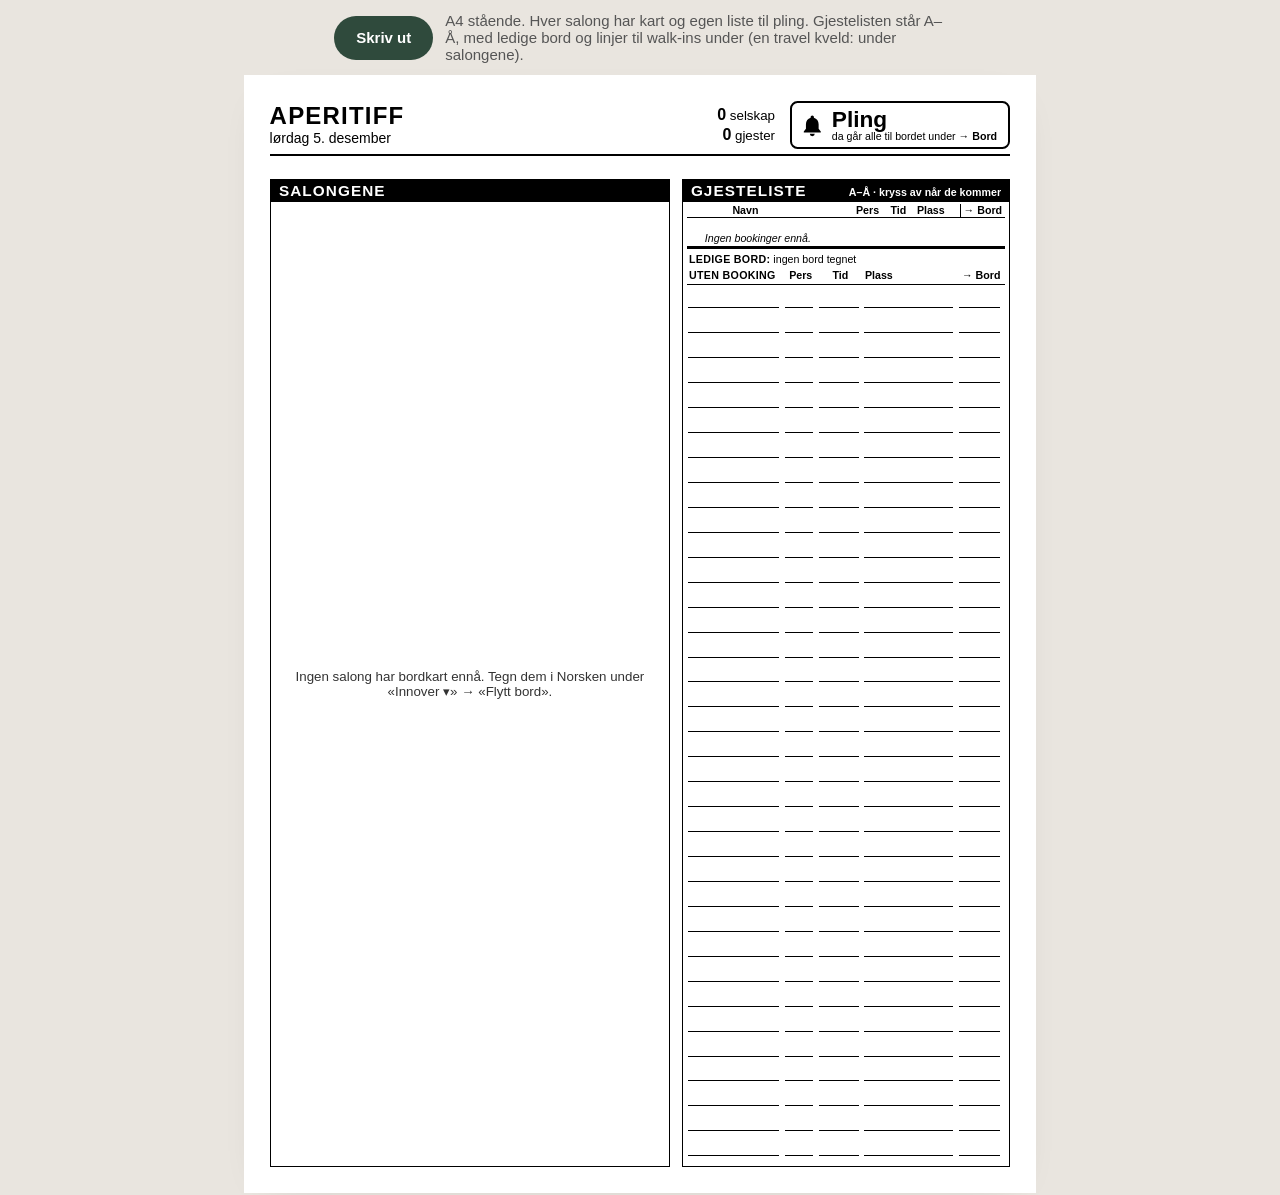
<file: extension/apero.html>
<!doctype html>
<html lang="no">
  <head>
    <meta charset="utf-8" />
    <!-- a phone shows the whole A4 sheet zoomed out (the page is laid out 820 px wide), never cut off -->
    <meta name="viewport" content="width=820" />
    <title>Norsken — Aperitiff</title>
    <style>
      /* The aperitif sheet, room by room. Each salon has its map (who sits where) and its own
         short list (salon table · party · people → dinner table), so a waiter standing in one
         salon reads at the pling where each party goes. The guest list for the door runs down the
         right side A–Å, with the free tables and empty lines for walk-ins at the bottom.
         A4 standing, black on white, made for paper. */
      @page {
        size: A4 portrait;
        margin: 7mm;
      }
      * {
        box-sizing: border-box;
      }
      html,
      body {
        margin: 0;
        background: #e9e5df;
        color: #000;
        font-family: "Helvetica Neue", Helvetica, Arial, "Liberation Sans", sans-serif;
        -webkit-print-color-adjust: exact;
        print-color-adjust: exact;
      }
      .toolbar {
        display: flex;
        gap: 12px;
        align-items: center;
        justify-content: center;
        flex-wrap: wrap;
        padding: 12px 16px;
        font-size: 15px;
      }
      .toolbar button {
        min-height: 44px;
        padding: 10px 22px;
        border: 0;
        border-radius: 999px;
        background: #2f4a3c;
        color: #fff;
        font: inherit;
        font-weight: 700;
        cursor: pointer;
      }
      .toolbar .hint {
        color: #555;
        max-width: 60ch;
      }
      .sheet {
        width: 196mm;
        height: 282mm;
        margin: 7mm auto 28px;
        background: #fff;
        display: flex;
        flex-direction: column;
        overflow: hidden;
        box-shadow: 0 10px 40px rgba(0, 0, 0, 0.18);
        outline: 7mm solid #fff;
      }

      /* ---- top of the page: the day, the counts and the pling ---- */
      .top {
        display: flex;
        align-items: center;
        gap: 4mm;
        padding-bottom: 1.4mm;
        border-bottom: 0.7mm solid #000;
      }
      .top .title {
        flex: 1 1 auto;
        min-width: 0;
      }
      .top h1 {
        margin: 0;
        font-size: 18pt;
        line-height: 1;
        font-weight: 800;
        letter-spacing: 0.05em;
        text-transform: uppercase;
      }
      .top .day {
        margin-top: 0.7mm;
        font-size: 10.5pt;
        line-height: 1.1;
      }
      .top .count {
        font-size: 10pt;
        line-height: 1.25;
        text-align: right;
        white-space: nowrap;
      }
      .top .count b {
        font-size: 12pt;
      }
      .pling {
        display: flex;
        align-items: center;
        gap: 1.8mm;
        border: 0.7mm solid #000;
        border-radius: 2mm;
        padding: 1.1mm 3mm 1.1mm 2.2mm;
        white-space: nowrap;
      }
      .pling svg {
        width: 6.5mm;
        height: 6.5mm;
        flex: none;
      }
      .pling .when {
        font-size: 17pt;
        font-weight: 800;
        line-height: 1;
      }
      .pling .what {
        font-size: 8pt;
        line-height: 1.15;
      }
      .pling .what b {
        font-weight: 800;
      }

      /* ---- one legend line, plain words, only what is on the page ---- */
      .legend {
        display: flex;
        flex-wrap: nowrap;
        gap: 4mm;
        align-items: center;
        padding: 1.1mm 0 1.5mm;
        font-size: 8pt;
        line-height: 1.2;
        white-space: nowrap;
        overflow: hidden;
      }
      .legend > span {
        flex: none;
      }
      .sw {
        display: inline-block;
        vertical-align: -0.7mm;
        width: 4.6mm;
        height: 3.3mm;
        margin-right: 1mm;
        border: 0.3mm solid #000;
        border-radius: 0.6mm;
        background: #fff;
      }
      .sw.busy {
        background: #c8c8c8;
      }
      .sw.res {
        background: repeating-linear-gradient(45deg, #fff 0 0.5mm, #000 0.5mm 0.75mm);
      }
      .sw.wr {
        width: 6mm;
        height: 2mm;
        border: 0;
        border-bottom: 0.35mm dashed #000;
        border-radius: 0;
        vertical-align: 0.4mm;
      }
      .legend .k {
        font-size: 8pt;
      }
      .chip {
        display: inline-block;
        min-width: 1.45em;
        padding: 0 0.55mm;
        border-radius: 0.7mm;
        background: #000;
        color: #fff;
        font-weight: 800;
        text-align: center;
        line-height: 1.2;
      }

      .body {
        flex: 1 1 0;
        min-height: 0;
        display: flex;
        gap: 3mm;
      }
      .rooms {
        flex: 0 0 106mm;
        min-width: 0;
        min-height: 0;
        display: flex;
        flex-direction: column;
        gap: 2.2mm;
      }

      /* ---- one salon: black name band, map on the left, its list on the right ---- */
      .room,
      .door {
        border: 0.5mm solid #000;
        display: flex;
        flex-direction: column;
        min-height: 0;
      }
      .room {
        flex: 1 0 auto;
      }
      .rooms.measure .room {
        flex: 0 0 auto;
      }
      .band {
        margin: 0;
        display: flex;
        align-items: baseline;
        justify-content: space-between;
        gap: 2mm;
        padding: 0.8mm 2.2mm 0.7mm;
        background: #000;
        color: #fff;
        font-size: 11.5pt;
        line-height: 1.1;
        font-weight: 800;
        letter-spacing: 0.07em;
        text-transform: uppercase;
        white-space: nowrap;
      }
      .band small {
        font-size: 8pt;
        font-weight: 600;
        letter-spacing: 0;
        text-transform: none;
        /* cut sideways only: «Å» and «É» keep the top of their mark, «g» and «y» their tail */
        overflow: hidden;
        overflow-x: clip;
        overflow-y: visible;
        text-overflow: ellipsis;
      }
      .inner {
        flex: 1 1 auto;
        display: flex;
        gap: 2.4mm;
        padding: 1.3mm 1.6mm 1.3mm 1.3mm;
        min-height: 0;
      }
      .stage {
        position: relative;
        flex: 0 0 45mm;
        min-height: 18mm;
      }
      .map {
        position: absolute;
        left: 50%;
        top: 50%;
        transform: translate(-50%, -50%);
      }
      .map svg {
        position: absolute;
        inset: 0;
        width: 100%;
        height: 100%;
        overflow: visible;
      }
      .map .wall {
        fill: none;
        stroke: #000;
        stroke-width: 0.9px;
        vector-effect: non-scaling-stroke;
      }
      .map .t {
        fill: #fff;
        stroke: #000;
        stroke-width: 1.3px;
        vector-effect: non-scaling-stroke;
      }
      .map .t.busy {
        fill: #c8c8c8;
        stroke-width: 1.8px;
      }
      /* furniture: white with a light dotted edge, so it is never read as a grey «taken» table */
      .map .p {
        fill: #fff;
        stroke: #555;
        stroke-width: 0.8px;
        stroke-dasharray: 1.6 1.4;
        vector-effect: non-scaling-stroke;
      }
      .map .w {
        stroke: #555;
        stroke-width: 0.8px;
        vector-effect: non-scaling-stroke;
      }
      .num {
        position: absolute;
        transform: translate(-50%, -50%);
        font-size: 8pt;
        font-weight: 800;
        line-height: 1;
        white-space: nowrap;
        pointer-events: none;
      }
      .num.on-hatch {
        background: #fff;
        padding: 0.2mm 0.5mm;
        border-radius: 0.5mm;
      }
      .piece {
        position: absolute;
        transform: translate(-50%, -50%);
        font-size: 7pt;
        font-style: italic;
        color: #222;
        line-height: 1;
        white-space: nowrap;
        pointer-events: none;
      }
      .piece.over,
      .piece.win {
        background: #fff;
        padding: 0 0.4mm;
      }
      .names {
        position: absolute;
        z-index: 1;
        pointer-events: none;
        /* its own width, never squeezed by where it sits (a box near the right edge
           wrapped a name into scraps like «Gu / n…») */
        width: max-content;
      }
      .who {
        display: flex;
        align-items: stretch;
        background: #fff;
        border: 0.25mm solid #000;
        border-radius: 0.9mm;
        overflow: hidden;
        font-size: 7.5pt;
        line-height: 1.12;
        font-weight: 700;
        max-width: 31mm;
      }
      .who .tab {
        display: none;
        flex: none;
        align-items: center;
        padding: 0 0.7mm;
        background: #000;
        color: #fff;
        font-weight: 800;
      }
      .names.tabbed .who .tab {
        display: flex;
      }
      .who .ln {
        min-width: 0;
        padding: 0.4mm 0.8mm 0.2mm;
      }
      .who .ln .nl {
        display: flex;
        align-items: flex-end;
        white-space: nowrap;
      }
      .who .ln .nl > span {
        display: block;
        min-width: 0;
        overflow: hidden;
        overflow-x: clip;
        overflow-y: visible;
        text-overflow: ellipsis;
        white-space: nowrap;
      }
      /* two lines: the clamp needs a real clip, so the box gets room for «Å» above and «g» below */
      .who .ln .nl.wrap > span {
        white-space: normal;
        display: -webkit-box;
        -webkit-line-clamp: 2;
        -webkit-box-orient: vertical;
        overflow: hidden;
        overflow-wrap: normal;
        padding: 0.14em 0 0.08em;
      }
      .who .ln i {
        flex: none;
        padding-left: 0.25em;
        font-style: normal;
        font-weight: 400;
      }
      .names.res .who {
        border-style: dashed;
        font-weight: 400;
        font-style: italic;
        font-size: 7pt;
      }
      .no-map {
        margin: auto;
        font-size: 8pt;
        color: #333;
        text-align: center;
      }

      /* the room's own list: salon table · guest · people → dinner table */
      table {
        width: 100%;
        border-collapse: collapse;
        table-layout: fixed;
      }
      .rl {
        flex: 1 1 0;
        min-width: 0;
        align-self: flex-start;
      }
      .rl th {
        font-size: 8pt;
        font-weight: 700;
        text-align: left;
        padding: 0 0.6mm 0.5mm;
        white-space: nowrap;
        overflow: hidden;
        vertical-align: bottom;
      }
      .rl td {
        height: var(--rh, 6mm);
        border-bottom: 0.25mm solid #000;
        padding: 0 0.6mm 0.5mm;
        vertical-align: bottom;
        font-size: var(--rfs, 9.5pt);
        line-height: 1.1;
        white-space: nowrap;
        overflow: hidden;
        text-overflow: ellipsis;
      }
      .rl td.pl {
        font-weight: 800;
        text-align: center;
      }
      .rl td.px,
      .rl th.px {
        text-align: center;
      }
      .rl td.to {
        border-left: 0.45mm solid #000;
        text-align: center;
        font-weight: 800;
        font-size: calc(var(--rfs, 9.5pt) * 1.3);
      }
      .rl th.to {
        text-align: center;
        border-left: 0.45mm solid #000;
      }
      .rl tr.cont td.pl {
        color: transparent;
      }
      .rl tr:has(+ tr.cont) td {
        border-bottom: 0.2mm dotted #000;
      }
      .rl tr.free td {
        border-bottom-style: dotted;
      }
      .fit {
        display: flex;
        align-items: baseline;
        min-width: 0;
        overflow: hidden;
        overflow-x: clip;
        overflow-y: visible;
      }
      .fit .gn {
        flex: 0 1 auto;
        min-width: 0;
        overflow: hidden;
        overflow-x: clip;
        overflow-y: visible;
        text-overflow: ellipsis;
        white-space: nowrap;
        font-weight: 700;
      }
      .fit .dw {
        flex: none;
        margin-left: 1mm;
        font-style: italic;
        font-weight: 400;
        font-size: max(7pt, 0.86em);
      }
      .k {
        flex: none;
        display: inline-block;
        margin-left: 0.8mm;
        padding: 0 0.5mm;
        border: 0.25mm solid #000;
        border-radius: 0.5mm;
        font-size: 7pt;
        line-height: 1.2;
        font-weight: 800;
        font-style: normal;
      }
      .free-word {
        font-size: 7pt;
        font-weight: 400;
        font-style: italic;
        color: #222;
      }
      .rl tr.res td.nm {
        font-weight: 400;
        font-style: italic;
        font-size: 7.5pt;
      }
      .wr {
        display: inline-block;
        width: 80%;
        max-width: 8mm;
        height: 0.4em;
        border-bottom: 0.35mm dashed #000;
      }
      .rl .col-pl {
        width: 5.5mm;
      }
      .rl .col-px {
        width: 7.5mm;
      }
      .rl .col-to {
        width: 12.5mm;
      }

      /* ---- the door: everyone A–Å, tick when they come, free tables and lines for walk-ins ---- */
      .door {
        flex: 1 1 0;
        min-width: 0;
      }
      .door .rows {
        flex: 1 1 0;
        min-height: 0;
        overflow: hidden;
        padding: 0.4mm 1.2mm 0;
      }
      .door th {
        font-size: 8pt;
        font-weight: 700;
        text-align: left;
        padding: 0 0.5mm 0.5mm;
        white-space: nowrap;
        overflow: hidden;
        vertical-align: bottom;
        border-bottom: 0.45mm solid #000;
      }
      .door td {
        height: var(--dh, 6mm);
        border-bottom: 0.25mm solid #000;
        padding: 0 0.5mm 0.45mm;
        vertical-align: bottom;
        font-size: var(--dfs, 9pt);
        line-height: 1.1;
        white-space: nowrap;
        overflow: hidden;
        text-overflow: ellipsis;
      }
      .door th.c,
      .door td.c {
        text-align: center;
      }
      .door td.L {
        border-bottom: 0;
        padding: 0 0 0.45mm;
        text-align: center;
        font-weight: 800;
      }
      .door tr.first td {
        border-top: 0.6mm solid #000;
      }
      .door tr.top1 td {
        border-top: 0;
      }
      .door td.tick {
        padding: 0 0 0.35mm;
        vertical-align: bottom;
      }
      .box {
        display: block;
        margin: 0 auto;
        width: var(--bx, 5mm);
        height: var(--bx, 5mm);
        border: 0.4mm solid #000;
        border-radius: 0.6mm;
        font-size: calc(var(--bx, 5mm) * 0.82);
        line-height: calc(var(--bx, 5mm) - 0.8mm);
        text-align: center;
        font-weight: 800;
      }
      .door td.nm .fit .gn {
        font-weight: 700;
      }
      td.nm.two {
        white-space: normal;
        vertical-align: middle;
        padding-bottom: 0;
      }
      /* the diet word stands on the name's last line */
      td.nm.two .fit {
        align-items: flex-end;
        align-items: last baseline;
      }
      /* two lines: the clamp needs a real clip, so a name with «Å», «É», «Ö» … gets room above
         (.acc) and one with «g», «j», «p», «y» … room below (.tail). The fitting code counts the
         same (twoEm); Chrome rounds the font's ascent and descent to whole pixels, so it is a little
         more than the font itself asks for. */
      td.nm.two .gn {
        white-space: normal;
        line-height: 1.04;
        display: -webkit-box;
        -webkit-line-clamp: 2;
        -webkit-box-orient: vertical;
        overflow: hidden;
        overflow-wrap: normal;
        padding: 0;
      }
      td.nm.two.acc .gn {
        padding-top: 0.17em;
      }
      td.nm.two.tail .gn {
        padding-bottom: 0.11em;
      }
      .door td.tm {
        font-size: max(7pt, calc(var(--dfs, 9pt) * 0.8));
      }
      .door td.pl {
        font-size: var(--plfs, 8pt);
        padding-right: 0.3mm;
      }
      .door td.pl .rw {
        flex: 0 1 auto;
        min-width: 0;
        overflow: hidden;
        overflow-x: clip;
        overflow-y: visible;
        text-overflow: ellipsis;
        white-space: nowrap;
        font-weight: 700;
      }
      .door td.pl .chip {
        flex: none;
        margin-left: 0.8mm;
      }
      .door td.pl .wr {
        width: 100%;
        max-width: none;
      }
      .door td.to {
        border-left: 0.35mm solid #000;
        text-align: center;
        font-weight: 800;
        font-size: calc(var(--dfs, 9pt) * 1.1);
      }
      .door th.to {
        border-left: 0.35mm solid #000;
        text-align: center;
      }
      .door td.to .wr {
        width: 70%;
      }
      .door tr.none td {
        font-size: 8pt;
        font-style: italic;
      }
      /* the walk-in part: free tables, then lines – under the guest list, or under the salons
         on a busy night when the guest list needs the whole column */
      .wk tr.freeline td {
        height: auto;
        white-space: normal;
        border-top: 0.7mm solid #000;
        border-bottom: 0;
        padding: 0.9mm 0.5mm 0.6mm;
        font-size: 8pt;
        font-weight: 400;
        line-height: 1.25;
        text-align: left;
      }
      .room.walk .wk tr.freeline td {
        border-top: 0;
        padding-top: 0.5mm;
      }
      .wk tr.freeline .nw {
        white-space: nowrap;
      }
      .wk tr.freeline .lab {
        font-weight: 800;
        text-transform: uppercase;
        letter-spacing: 0.03em;
      }
      .wk tr.walkh td {
        height: auto;
        padding: 0.6mm 0.5mm 0.5mm;
        border-bottom: 0.45mm solid #000;
        font-size: 8pt;
        font-weight: 700;
        line-height: 1.1;
        white-space: nowrap;
        overflow: hidden;
      }
      .wk tr.walkh td.c {
        text-align: center;
      }
      .wk tr.walkh td.lab {
        font-weight: 800;
        text-transform: uppercase;
        letter-spacing: 0.03em;
      }
      .wk tr.blank td {
        height: var(--bh, 6mm);
        border: 0;
        padding: 0 1.2mm 0.3mm 0.3mm;
        vertical-align: bottom;
      }
      .wk tr.blank td i {
        display: block;
        border-bottom: 0.3mm solid #000;
      }
      .room.walk .wkin {
        padding: 0.4mm 1.6mm 1mm 1.3mm;
      }
      .door .wk .w-px {
        width: 9mm;
      }
      .door .wk .w-tm {
        width: 12mm;
      }
      .door .wk .w-pl {
        width: 25mm;
      }
      .door .wk .w-to {
        width: 12.5mm;
      }
      .room.walk .w-px {
        width: 11mm;
      }
      .room.walk .w-tm {
        width: 12mm;
      }
      .room.walk .w-pl {
        width: 30mm;
      }
      .room.walk .w-to {
        width: 16mm;
      }
      .walk-ptr {
        display: flex;
        align-items: center;
        gap: 1.4mm;
        margin: 0;
        padding: 0.7mm 0.5mm 0;
        border-top: 0.7mm solid #000;
        font-size: 8pt;
        line-height: 1.15;
        font-weight: 700;
        white-space: nowrap;
        overflow: hidden;
      }
      .walk-ptr b {
        flex: none;
        padding: 0 1mm;
        background: #000;
        color: #fff;
        font-weight: 800;
        letter-spacing: 0.03em;
        text-transform: uppercase;
      }
      .walk-ptr .arr {
        flex: none;
        font-size: 10pt;
        line-height: 1;
        font-weight: 800;
      }
      .door .col-L {
        width: 4.2mm;
      }
      .door .col-tick {
        width: var(--kw, 7mm);
      }
      .door .col-px {
        width: var(--pxw, 7mm);
      }
      .door .col-time {
        width: var(--tw, 9mm);
      }
      .door .col-pl {
        width: var(--plw, 19mm);
      }
      .door .col-to {
        width: var(--tow, 10mm);
      }
      .empty-note {
        margin: auto;
        padding: 6mm;
        text-align: center;
        font-size: 10pt;
        color: #333;
      }
      @media print {
        html,
        body {
          background: #fff;
        }
        .toolbar {
          display: none;
        }
        .sheet {
          margin: 0;
          box-shadow: none;
          outline: 0;
        }
      }
    </style>
  </head>
  <body>
    <div class="toolbar"><button type="button" id="print">Skriv ut</button><span class="hint" id="hint"></span></div>
    <main class="sheet" id="sheet">
      <header class="top" id="top"></header>
      <div class="legend" id="legend"></div>
      <div class="body">
        <div class="rooms" id="rooms"></div>
        <section class="door" id="door"></section>
      </div>
    </main>
    <script src="apero.js"></script>
  </body>
</html>
</file>
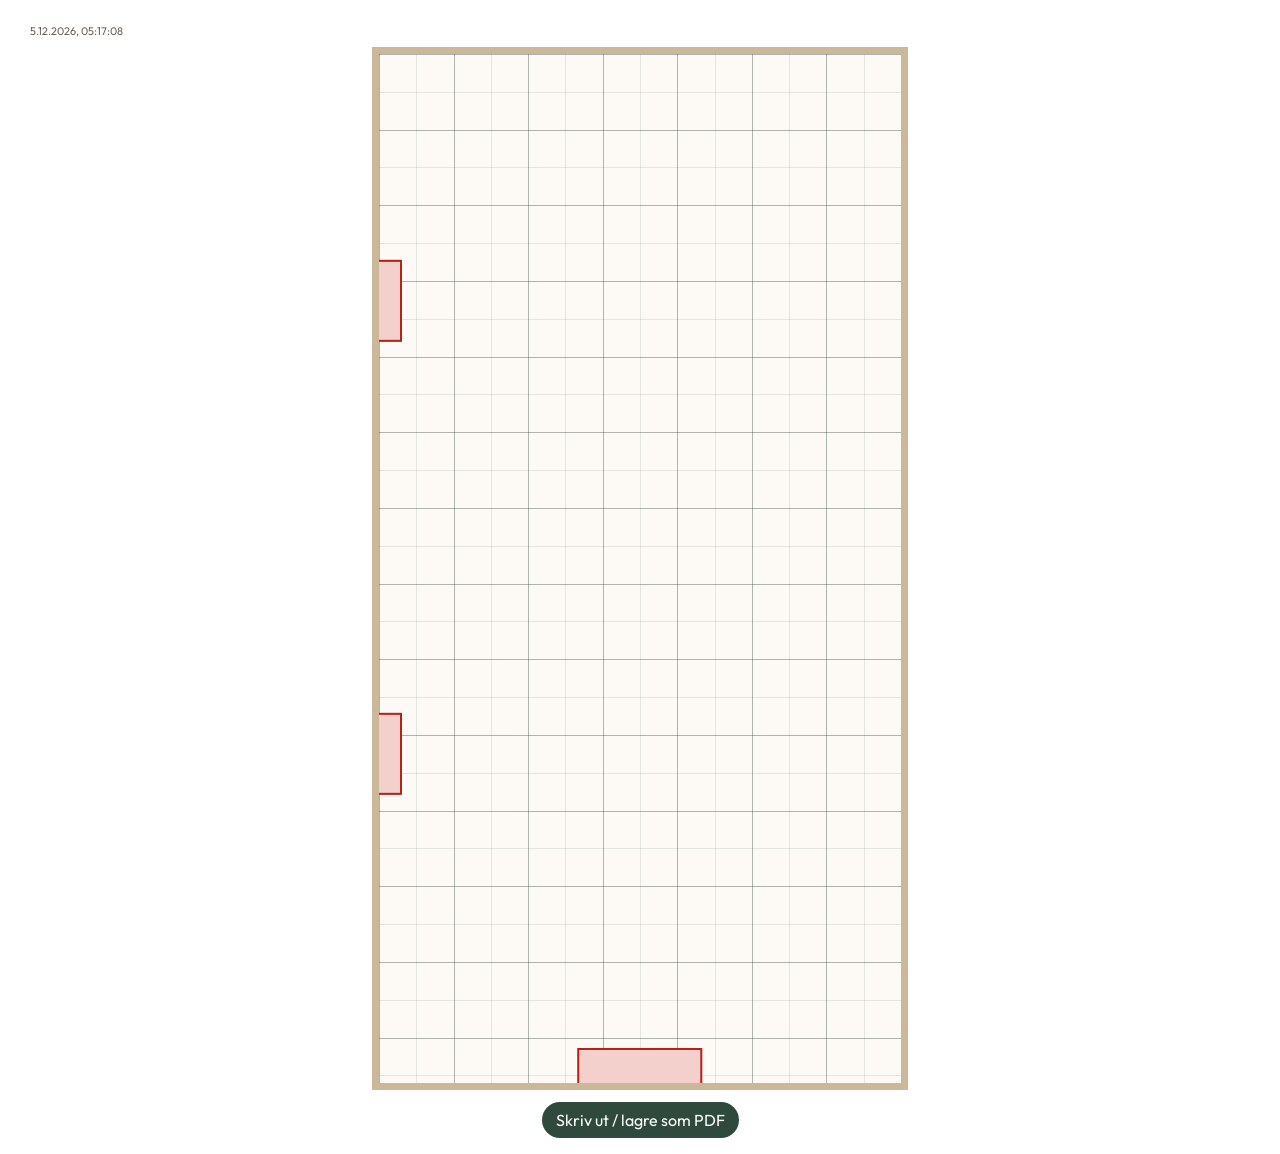
<file: extension/print.html>
<!DOCTYPE html>
<html lang="no">
  <head>
    <meta charset="utf-8" />
    <title>Norsken — Spisestua</title>
    <link rel="preconnect" href="https://fonts.googleapis.com" />
    <link rel="preconnect" href="https://fonts.gstatic.com" crossorigin />
    <link
      href="https://fonts.googleapis.com/css2?family=Fraunces:opsz,wght@9..144,500;9..144,650&family=Outfit:wght@400;500;600;700&display=swap"
      rel="stylesheet"
    />
    <style>
      @page {
        size: A4 portrait;
        margin: 0; /* no margin: the browser adds no date, title, address or page number */
      }
      * {
        box-sizing: border-box;
      }
      body {
        margin: 0;
        padding: 6mm 8mm 0;
        font-family: Outfit, system-ui, sans-serif;
        color: #1d1812;
        background: white;
      }
      header {
        display: flex;
        justify-content: flex-start;
        align-items: end;
        margin-bottom: 2mm;
      }
      header .brand {
        display: none; /* only the print date and time, top left */
      }
      .kicker {
        margin: 0;
        letter-spacing: 0.14em;
        text-transform: uppercase;
        font-size: 11px;
        color: #8a6238;
      }
      h1 {
        margin: 0;
        font-family: Fraunces, Georgia, serif;
        font-size: 28px;
      }
      #meta {
        margin: 0;
        font-size: 11px;
        color: #6d6258;
        text-align: left;
        line-height: 1.5;
      }
      .room {
        position: relative;
        height: 276mm; /* the whole A4 height: 297 - 6 top - 9 date line - 6 bottom */
        width: auto;
        max-width: 100%;
        margin: 0 auto;
        background: #fdfaf5;
        border: 7px solid #cbb79a;
        overflow: hidden;
        break-inside: avoid;
      }
      .grid-layer {
        position: absolute;
        inset: 0;
        z-index: 0;
      }
      .ruler-layer {
        position: absolute;
        inset: 0;
        z-index: 1;
        font-size: 7px;
        font-weight: 700;
        color: #3f5c4d;
      }
      .ruler-layer span {
        position: absolute;
        line-height: 1;
      }
      .ruler-layer .top {
        top: 2px;
        transform: translateX(-50%);
      }
      .ruler-layer .left {
        left: 2px;
        transform: translateY(-50%);
      }
      .fixture {
        position: absolute;
        z-index: 2;
      }
      .window {
        top: 0;
        left: 24%;
        width: 52%;
        height: 1.6%;
        background: #c9e7f4;
        border-bottom: 3px solid #8a6238;
      }
      .door {
        background: #f3d0cb;
        border: 2px solid #b42318;
      }
      .door.left {
        left: -1%;
        width: 5.5%;
        height: 8%;
        transform: translateY(-50%);
      }
      .door.bottom {
        bottom: -0.6%;
        width: 24%;
        height: 4%;
        transform: translateX(-50%);
      }
      .corner {
        top: 0;
        right: 0;
        width: 6%;
        height: 3.4%;
        background: #2b261f;
      }
      .table {
        position: absolute;
        transform: translate(-50%, -50%);
        border: 1px solid #1d1812;
        background: white;
        display: grid;
        place-items: center;
        font-family: Fraunces, Georgia, serif;
        font-weight: 650;
        font-size: 11px;
        z-index: 6;
      }
      .round {
        border-radius: 50%;
      }
      .oval {
        border-radius: 999px;
      }
      .plate {
        border-radius: 8px;
      }
      .seat {
        position: absolute;
        transform: translate(-50%, -50%);
        border: 1px solid #b0a189;
        border-radius: 2px;
        background: #fff;
        display: grid;
        place-items: center;
        font-size: 5.5px;
        font-weight: 700;
        line-height: 1;
        z-index: 4;
        -webkit-print-color-adjust: exact;
        print-color-adjust: exact;
      }
      .legend {
        margin-top: 8px;
        display: flex;
        flex-wrap: wrap;
        gap: 4px 12px;
        font-size: 10px;
      }
      .legend span.k {
        display: inline-grid;
        place-items: center;
        width: 14px;
        height: 14px;
        border-radius: 3px;
        font-size: 7px;
        font-weight: 700;
        margin-right: 4px;
        vertical-align: middle;
        -webkit-print-color-adjust: exact;
        print-color-adjust: exact;
      }
      .plate-insert {
        position: absolute;
        transform: translate(-50%, -50%);
        border: 0.4pt solid #6d5636;
        background: repeating-linear-gradient(90deg, #e6d3b3 0 3pt, #d3bb94 3pt 6pt);
        print-color-adjust: exact;
        -webkit-print-color-adjust: exact;
      }

      .table {
        font-size: 15px;
      }
      .seat-name {
        position: absolute;
        transform: translate(-50%, -50%);
        z-index: 7;
        max-width: 26mm;
        padding: 0.3mm 1mm;
        border: 0.4pt solid #7a2a35;
        border-radius: 1mm;
        background: white;
        font-size: 6.5pt;
        font-weight: 700;
        line-height: 1.1;
        text-align: center;
        white-space: nowrap;
        overflow: hidden;
        text-overflow: ellipsis;
      }
      .table.named {
        font-size: 8.5pt;
        font-weight: 700;
        line-height: 1.1;
        overflow-wrap: normal;
        word-break: keep-all;
        padding: 1mm;
        text-align: center;
      }
      .table .sub {
        display: block;
        margin-top: 1mm;
        font-family: Outfit, system-ui, sans-serif;
        font-size: 7pt;
        font-weight: 600;
        color: #4a3f35;
      }
      .table .pax {
        display: block;
        font-family: Outfit, system-ui, sans-serif;
        font-size: 7pt;
        font-weight: 600;
        color: #4a3f35;
      }
      table.arrivals {
        width: 100%;
        border-collapse: collapse;
        font-size: 12px;
        margin-top: 6px;
      }
      table.arrivals th {
        text-align: left;
        font-size: 9px;
        letter-spacing: 0.1em;
        text-transform: uppercase;
        color: #6d6258;
        padding: 0 10px 5px 0;
        border-bottom: 1.5px solid #1d1812;
      }
      table.arrivals td {
        padding: 6px 10px 6px 0;
        border-bottom: 1px solid #d9cbb8;
      }
      table.arrivals td.t,
      table.arrivals td.b {
        font-family: Fraunces, Georgia, serif;
        font-weight: 650;
        font-size: 13px;
        white-space: nowrap;
      }
      .free {
        margin-top: 10px;
        font-size: 11px;
      }

      .furniture {
        position: absolute;
        transform: translate(-50%, -50%);
        border: 2px solid #8a6238;
        background: repeating-linear-gradient(45deg, #ded0b8 0 5px, #d2c1a4 5px 10px);
        display: grid;
        place-items: center;
        font-size: 6px;
        letter-spacing: 0.06em;
        text-transform: uppercase;
        text-align: center;
        z-index: 5;
      }
      .scale-note {
        margin: 8px 0 0;
        text-align: center;
        font-size: 10px;
        letter-spacing: 0.08em;
        text-transform: uppercase;
        color: #6d6258;
      }
      section.list {
        margin-top: 14px;
        padding: 0 4mm;
        break-inside: avoid;
      }
      @media print {
        section.list {
          break-before: page;
          margin-top: 0;
          padding-top: 12mm; /* no page margin any more */
        }
        .no-print {
          display: none;
        }
      }
      table.measure {
        width: 100%;
        border-collapse: collapse;
        font-size: 10.5px;
        margin-top: 6px;
      }
      table.measure th {
        text-align: left;
        font-size: 8px;
        letter-spacing: 0.1em;
        text-transform: uppercase;
        color: #6d6258;
        padding: 0 8px 4px 0;
      }
      table.measure td {
        padding: 3.5px 8px 3.5px 0;
        border-top: 1px solid #e3d6c5;
      }
      table.measure .n {
        font-family: Fraunces, Georgia, serif;
        font-weight: 650;
        font-size: 12px;
      }
      .tight {
        color: #b42318;
        font-weight: 700;
      }
      .warnings {
        margin-top: 8px;
        font-size: 10.5px;
      }
      .warnings p {
        margin: 0 0 3px;
      }
      .warnings .ok {
        color: #2f4a3c;
      }
      .warnings .warn-title {
        color: #b42318;
        font-weight: 700;
      }
      .plates { margin-top: 8px; font-size: 10.5px; }
      .plates ul { margin: 2px 0 0; padding-left: 16px; }
      .warnings ul {
        margin: 0;
        padding-left: 16px;
      }
      .no-print {
        margin-top: 12px;
        text-align: center;
      }
      button {
        font: inherit;
        border: 0;
        background: #2f4a3c;
        color: white;
        border-radius: 999px;
        padding: 8px 14px;
        cursor: pointer;
      }
      @media print {
        .no-print {
          display: none;
        }
      }

      /* one sheet: Spisestua, and Domino beside it when it is in use */
      .sheet {
        display: flex;
        justify-content: center;
        align-items: flex-start;
        gap: 5mm;
      }
      .sheet .room {
        margin: 0;
      }
      .side[hidden] {
        display: none;
      }
      .side-title {
        margin: 0 0 1.5mm;
        font-size: 10px;
        font-weight: 700;
        letter-spacing: 0.12em;
        text-transform: uppercase;
        color: #6d6258;
      }
      .side iframe {
        display: block;
        border: 0;
      }
      section.list {
        display: none !important; /* no second page (Danny 2026-11-13) */
      }
      /* with bookings: A4 landscape, the plan on the left and the guest list on the right */
      html.with-list .spread {
        display: flex;
        align-items: flex-start;
        gap: 6mm;
      }
      html.with-list .room {
        height: 188mm;
      }
      html.with-list section.list {
        display: block !important;
        flex: 1;
        min-width: 0;
        margin: 0;
        padding: 0;
        break-before: auto;
      }
      html.with-list section.list > .kicker {
        font-weight: 700;
      }
      table.arrivals td.c,
      table.arrivals th.c {
        width: 7mm;
        padding-right: 2mm;
        text-align: center;
      }
      table.arrivals .box {
        display: inline-block;
        width: 4mm;
        height: 4mm;
        border: 1.2px solid #1d1812;
        border-radius: 0.8mm;
        vertical-align: middle;
        text-align: center;
        line-height: 3.6mm;
        font-size: 3.4mm;
        font-weight: 700;
      }
      table.arrivals td.nm {
        font-weight: 600;
      }
      table.arrivals td.p {
        white-space: nowrap;
      }
      table.arrivals td.note {
        font-size: 10px;
        color: #4a3f35;
      }
      table.arrivals td.note .k {
        display: inline-grid;
        place-items: center;
        min-width: 13px;
        height: 13px;
        padding: 0 2px;
        border-radius: 3px;
        font-size: 7px;
        font-weight: 700;
        -webkit-print-color-adjust: exact;
        print-color-adjust: exact;
      }
      table.arrivals tr {
        break-inside: avoid;
      }
      table.arrivals tr.grp td {
        padding: 9px 0 4px;
        border-bottom: 1.5px solid #8a6238;
        font-family: Fraunces, Georgia, serif;
        font-size: 13px;
        font-weight: 700;
        color: #8a6238;
        break-after: avoid;
      }
      table.arrivals tr.grp small {
        font-family: Outfit, system-ui, sans-serif;
        font-size: 10px;
        font-weight: 500;
        color: #6d6258;
      }
      table.arrivals td.b small.ap {
        display: block;
        font-family: Outfit, system-ui, sans-serif;
        font-size: 10px;
        font-weight: 600;
        color: #8a6238;
        white-space: nowrap;
      }
      table.arrivals .double {
        color: #b42318;
      }
      .stats {
        display: flex;
        flex-wrap: wrap;
        gap: 2mm;
        margin: 2mm 0 1mm;
      }
      .stats .stat {
        display: flex;
        align-items: baseline;
        gap: 1.2mm;
        padding: 1.2mm 2.6mm;
        border: 1px solid #cbb79a;
        border-radius: 2mm;
        background: #fbf6ee;
        font-size: 10px;
        color: #4a3f35;
        -webkit-print-color-adjust: exact;
        print-color-adjust: exact;
      }
      .stats .stat b {
        font-family: Fraunces, Georgia, serif;
        font-size: 15px;
        color: #1d1812;
      }
      .stats .free-t b {
        font-size: 12px;
      }
      html.with-list table.arrivals {
        font-size: 12.5px;
      }
      html.embed body {
        padding: 0;
      }
      html.embed header,
      html.embed .no-print,
      html.embed .side {
        display: none !important;
      }
      html.embed .room {
        height: 100vh;
        border-width: 3px;
        margin: 0;
      }
    </style>
  </head>
  <body>
    <header>
      <div class="brand">
        <p class="kicker" id="kicker">Spisestua</p>
        <h1>Norsken</h1>
      </div>
      <p id="meta"></p>
    </header>
    <div class="spread">
    <div class="sheet" id="sheet">
      <div class="room" id="room"></div>
      <div class="side" id="side" hidden>
        <p class="side-title">Domino</p>
        <iframe id="domino-frame" title="Domino"></iframe>
      </div>
    </div>
    <section class="list">
      <p class="kicker" id="list-title">Målliste</p>
      <div id="list-body"></div>
      <div class="warnings" id="warnings"></div>
    </section>
    </div>
    <p class="no-print"><button type="button" id="print">Skriv ut / lagre som PDF</button></p>
    <script src="print.js"></script>
  </body>
</html>
</file>
<file: extension/styles.css>
:root {
  --ink: #1d1812;
  --muted: #6d6258;
  --paper: #f3ebe0;
  --paper-2: #e7dccb;
  --pine: #2f4a3c;
  --cream: #fffaf3;
  --door: #b42318;
  --window: #8a6238;
  --gold: #c4a574;
  --warn: #b42318;
  --shadow: 0 18px 50px rgba(40, 28, 16, 0.18);
  --radius: 22px;
}

* {
  box-sizing: border-box;
}

html,
body {
  margin: 0;
  min-height: 100%;
  background:
    radial-gradient(1200px 600px at 10% -10%, #fff7ea 0%, transparent 50%),
    linear-gradient(180deg, #2a241c 0%, #1a1612 100%);
  color: var(--ink);
  font-family: Outfit, system-ui, sans-serif;
}

.app {
  max-width: 1180px;
  margin: 0 auto;
  padding: 18px 16px calc(24px + env(safe-area-inset-bottom));
}

.topbar {
  display: flex;
  justify-content: space-between;
  gap: 12px;
  align-items: end;
  color: var(--cream);
}

.kicker {
  margin: 0 0 2px;
  letter-spacing: 0.14em;
  text-transform: uppercase;
  font-size: 0.68rem;
  color: var(--gold);
}

h1 {
  margin: 0;
  font-family: Fraunces, Georgia, serif;
  font-size: 2.1rem;
  font-weight: 650;
}

.hint {
  color: rgba(255, 250, 243, 0.72);
  font-size: 0.92rem;
  margin: 12px 0 16px;
}

.topbar-actions,
.add-row,
.drawer-actions,
.numbers {
  display: flex;
  flex-wrap: wrap;
  gap: 8px;
}

.chip,
.icon-btn,
.status-btn,
.num-btn,
.add-btn,
.nudge {
  border: 0;
  cursor: pointer;
  font: inherit;
}

.chip,
.add-btn {
  background: rgba(255, 250, 243, 0.1);
  color: var(--cream);
  border: 1px solid rgba(255, 250, 243, 0.16);
  border-radius: 999px;
  padding: 8px 12px;
  font-size: 0.82rem;
  text-decoration: none;
  display: inline-flex;
  align-items: center;
}

.chip.ghost {
  opacity: 0.72;
}

.chip.on {
  background: var(--gold);
  color: var(--ink);
  border-color: transparent;
}

/* --- Mål panel ---------------------------------------------------------- */

.measure-panel {
  background: var(--paper);
  border-radius: 22px;
  box-shadow: var(--shadow);
  padding: 14px 16px 16px;
  margin-bottom: 14px;
}

.measure-panel .kicker {
  color: var(--window);
}

.measure-note {
  margin: 2px 0 12px;
  font-size: 0.84rem;
  color: var(--muted);
  max-width: 62ch;
}

.measure-fields {
  display: grid;
  grid-template-columns: repeat(auto-fit, minmax(170px, 1fr));
  gap: 10px 14px;
}

.field {
  display: grid;
  gap: 5px;
  font-size: 0.8rem;
  color: var(--muted);
}

.field .est {
  font-style: normal;
  font-size: 0.68rem;
  letter-spacing: 0.06em;
  text-transform: uppercase;
  color: var(--door);
  background: #f7ddd9;
  border-radius: 999px;
  padding: 1px 7px;
  margin-left: 4px;
}

input,
textarea {
  width: 100%;
  border: 1px solid #e0d3c3;
  border-radius: 12px;
  padding: 10px 12px;
  font: inherit;
  color: var(--ink);
  background: white;
}

.board {
  display: grid;
  gap: 14px;
}

.stage,
.tray,
.drawer,
.measure-list {
  background: var(--paper);
  border-radius: 28px;
  box-shadow: var(--shadow);
}

.stage {
  padding: 16px 14px 12px;
}

.room-wrap {
  position: relative;
}

.room {
  position: relative;
  width: min(100%, calc(72vh * 7 / 13.6), 460px);
  margin: 0 auto;
  aspect-ratio: 7 / 13.6;
  background: #eee0cd;
  border: 10px solid #d7c4aa;
  border-radius: 8px;
  box-shadow: inset 0 0 0 2px #cbb79a;
  overflow: hidden;
  touch-action: none;
}

.room.no-grid {
  background:
    linear-gradient(180deg, rgba(255, 255, 255, 0.35), transparent 18%),
    repeating-linear-gradient(90deg, #e9dcc9 0 18px, #e3d4bd 18px 36px);
}

/* metre grid — one square = 1 m, faint half-metre lines */
.grid-layer {
  position: absolute;
  inset: 0;
  pointer-events: none;
  z-index: 0;
  background-image:
    repeating-linear-gradient(90deg, rgba(47, 74, 60, 0.28) 0 1px, transparent 1px var(--m-x)),
    repeating-linear-gradient(180deg, rgba(47, 74, 60, 0.28) 0 1px, transparent 1px var(--m-y)),
    repeating-linear-gradient(90deg, rgba(47, 74, 60, 0.1) 0 1px, transparent 1px calc(var(--m-x) / 2)),
    repeating-linear-gradient(180deg, rgba(47, 74, 60, 0.1) 0 1px, transparent 1px calc(var(--m-y) / 2));
}

.ruler-layer {
  position: absolute;
  inset: 0;
  pointer-events: none;
  /* above the doors (4) and the furniture (5) or their tick numbers are
     hidden; below the tables (20). pointer-events:none keeps dragging intact. */
  z-index: 7;
  font-size: 0.56rem;
  font-weight: 700;
  color: #3f5c4d;
  text-shadow: 0 0 3px #eee0cd, 0 0 3px #eee0cd;
}

.ruler-layer .tick {
  position: absolute;
  line-height: 1;
}

.ruler-layer .tick.top {
  /* clear of the window strip (top: 0, height 1.6% + 3px border) — at 2px the
     metres under the glass were invisible, and on top of it they were ugly. */
  top: 2.6%;
  transform: translateX(-50%);
}

.ruler-layer .tick.left {
  left: 2px;
  transform: translateY(-50%);
}

.fixture {
  position: absolute;
}

.window {
  top: 0;
  left: 24%;
  width: 52%;
  height: 1.6%;
  pointer-events: none;
  background: linear-gradient(180deg, #c9e7f4, #7ea9c4);
  border-bottom: 3px solid var(--window);
  z-index: 2;
}

.door {
  background: #f3d0cb;
  border: 3px solid var(--door);
  border-radius: 3px;
  cursor: grab;
  touch-action: none;
  padding: 0;
  z-index: 4;
}

.door:active {
  cursor: grabbing;
}

.door.left {
  left: -1.2%;
  width: 5.5%;
  height: 8%;
  transform: translateY(-50%);
}

.door.bottom {
  bottom: -1%;
  width: 24%;
  height: 4.2%;
  transform: translateX(-50%);
}

.corner {
  top: 0;
  right: 0;
  width: 6%;
  height: 3.4%;
  pointer-events: none;
  background: #2b261f;
  border-radius: 0 0 0 3px;
  z-index: 2;
}

.furniture {
  position: absolute;
  transform: translate(-50%, -50%);
  display: grid;
  place-items: center;
  border: 2px solid #8a6238;
  border-radius: 4px;
  background: repeating-linear-gradient(45deg, #cbb08a 0 6px, #c0a37c 6px 12px);
  color: #3d3024;
  font: inherit;
  cursor: grab;
  touch-action: none;
  user-select: none;
  padding: 0;
  z-index: 5;
}

.furniture:active {
  cursor: grabbing;
}

.furn-tag {
  font-size: 0.46rem;
  letter-spacing: 0.06em;
  text-transform: uppercase;
  text-align: center;
  line-height: 1.1;
  padding: 0 2px;
}

.table {
  position: absolute;
  display: grid;
  place-items: center;
  transform: translate(-50%, -50%);
  border: 1px dashed #c3b09a;
  background: rgba(247, 241, 230, 0.96);
  color: var(--pine);
  font: inherit;
  box-shadow: 0 8px 18px rgba(60, 40, 20, 0.16);
  cursor: grab;
  touch-action: none;
  user-select: none;
  z-index: 6;
}

.table .stack {
  display: grid;
  place-items: center;
  gap: 1px;
  line-height: 1;
}

.table .floor-size {
  font-size: 0.48rem;
  letter-spacing: 0.06em;
  color: var(--muted);
}

.table:active,
.table.dragging {
  cursor: grabbing;
  z-index: 20;
}

.table.round {
  border-radius: 50%;
}

/* table 16: straight sides, round ends */
.table.oval {
  border-radius: 999px;
}

.table.plate {
  border-radius: 10px;
}

.table .num {
  font-family: Fraunces, Georgia, serif;
  font-weight: 650;
  line-height: 1;
  font-size: clamp(0.7rem, 2.4vw, 1.05rem);
}

.table .size-tag {
  font-size: 0.68rem;
  letter-spacing: 0.04em;
  text-transform: uppercase;
}

.drag-ghost {
  position: fixed !important;
  left: 0;
  top: 0;
  width: 72px !important;
  height: 72px !important;
  pointer-events: none !important;
  z-index: 80;
}

.drag-ghost.door.left {
  width: 22px !important;
  height: 56px !important;
}

.drag-ghost.door.bottom {
  width: 88px !important;
  height: 18px !important;
}

.table.selected {
  outline: 3px solid var(--ink);
  outline-offset: 3px;
  border-style: solid;
}

.scale-note {
  margin: 10px 0 2px;
  text-align: center;
  font-size: 0.74rem;
  letter-spacing: 0.06em;
  text-transform: uppercase;
  color: var(--muted);
}

.tray {
  padding: 14px;
  min-height: 180px;
  transition: box-shadow 0.15s ease, background 0.15s ease;
}

.tray.drop {
  background: #efe3d2;
  box-shadow: inset 0 0 0 3px var(--pine);
}

.tray-head {
  display: flex;
  justify-content: space-between;
  gap: 8px;
  align-items: start;
  margin-bottom: 10px;
}

.tray .kicker {
  color: var(--window);
}

.add-btn {
  background: white;
  color: var(--ink);
  border: 1px solid #e0d3c3;
}

.tray-stack {
  display: flex;
  flex-wrap: wrap;
  gap: 10px;
  align-items: center;
  min-height: 88px;
}

.tray .table {
  position: relative;
  left: auto;
  top: auto;
  transform: none;
}

.tray .table.small {
  width: 52px;
  height: 52px;
}

.tray .table.big {
  width: 68px;
  height: 68px;
}

.tray .table.long {
  width: 40px;
  height: 96px;
}

/* "LANGBORD" is ~63px wide and the tray pill is 40px, so the label used to
   spill over the neighbouring one. The pill is tall, not wide — run the text
   down it instead of across. */
.tray .table.long .size-tag {
  writing-mode: vertical-rl;
  transform: rotate(180deg);
  letter-spacing: 0.08em;
}

.tray .table .size-tag {
  max-width: 100%;
}

.drawer {
  margin-top: 14px;
  padding: 12px 16px 16px;
}

.drawer-handle {
  width: 44px;
  height: 4px;
  border-radius: 99px;
  background: #d8ccbe;
  margin: 0 auto 10px;
}

.drawer-head {
  display: flex;
  justify-content: space-between;
  align-items: start;
}

.drawer h2 {
  margin: 0;
  font-family: Fraunces, Georgia, serif;
}

.icon-btn {
  background: transparent;
  font-size: 1.1rem;
  color: var(--muted);
}

.status-btn,
.num-btn {
  border-radius: 999px;
  padding: 8px 12px;
  background: var(--paper-2);
}

.num-btn.active,
.status-btn.active {
  background: var(--pine);
  color: white;
}

/* A plate laid into a gap. It is a button now: clicking it takes the plate
   back out and the gap closes. */
.plate-insert {
  position: absolute;
  transform: translate(-50%, -50%);
  border: 1px solid #9c7f57;
  border-radius: 2px;
  background: repeating-linear-gradient(90deg, #e6d3b3 0 4px, #dcc59f 4px 8px);
  box-shadow: inset 0 0 0 1px rgba(255, 255, 255, 0.35);
  padding: 0;
  cursor: pointer;
  z-index: 6;
}

.plate-insert:hover,
.plate-insert:focus-visible {
  border-color: #7d1f1f;
  box-shadow: inset 0 0 0 1px rgba(255, 255, 255, 0.35), 0 0 0 2px rgba(125, 31, 31, 0.35);
}

.gap-target {
  position: absolute;
  transform: translate(-50%, -50%);
  border: 2px dashed #7d5a2e;
  border-radius: 3px;
  background: rgba(214, 178, 122, 0.3);
  pointer-events: none;
  z-index: 7;
}

/* number + people + guest name, side by side in the drawer */
.people-field .people-steps {
  display: inline-flex;
  align-items: center;
  gap: 4px;
}

.people-field .people-count {
  min-width: 1.6em;
  text-align: center;
  font-variant-numeric: tabular-nums;
}

/* the guest name is the long field: let it take the rest of the row, and the
   whole row on a phone */
.name-field {
  flex: 1 1 260px;
  min-width: 200px;
}

.name-field input {
  width: 100%;
  text-align: left;
  font-size: 0.95rem;
}

/* a guest name on the map: it is what the printout is really for, so it is
   the big text and the table number shrinks under it */
.table .guest-name {
  font-family: Fraunces, Georgia, serif;
  font-weight: 650;
  font-size: clamp(0.55rem, 1.5vw, 0.78rem);
  line-height: 1.05;
  text-align: center;
  overflow-wrap: anywhere;
  padding: 0 2px;
}

.table .num.small {
  font-size: 0.6rem;
  opacity: 0.65;
}

.plate-rack {
  margin-top: 16px;
  padding-top: 14px;
  border-top: 1px solid rgba(61, 48, 36, 0.18);
}

.plate-note {
  margin: 2px 0 10px;
  font-size: 0.8rem;
  line-height: 1.35;
  color: var(--muted);
}

.plate-note.warn {
  color: #7d1f1f;
  font-weight: 600;
}

.plate-line {
  margin: 8px 0 4px;
  font-size: 0.78rem;
  letter-spacing: 0.02em;
  color: var(--muted);
}

.plate-row {
  display: flex;
  flex-wrap: wrap;
  gap: 6px;
  align-items: center;
  min-height: 30px;
}

.plate-chip {
  display: inline-grid;
  place-items: center;
  height: 30px;
  border: 1px solid #9c7f57;
  border-radius: 3px;
  background: repeating-linear-gradient(90deg, #e6d3b3 0 4px, #dcc59f 4px 8px);
  color: #3d3024;
  font: inherit;
  font-size: 0.68rem;
  font-weight: 700;
  cursor: grab;
  touch-action: none;
  user-select: none;
  padding: 0 4px;
}

.plate-chip:active {
  cursor: grabbing;
}

.plate-chip.plateS {
  width: 26px;
}
.plate-chip.plateM {
  width: 34px;
}
.plate-chip.plateL {
  width: 38px;
}
.plate-chip.plateXL {
  width: 44px;
}

.plate-empty {
  color: var(--muted);
  font-size: 0.8rem;
}

.group-row {
  margin-top: 12px;
  border-top: 1px solid #e0d3c3;
  padding-top: 10px;
  display: grid;
  gap: 6px;
  justify-items: start;
}

.group-head {
  margin: 0;
  font-size: 0.68rem;
  letter-spacing: 0.1em;
  text-transform: uppercase;
  color: var(--muted);
}

.gap-line {
  margin: 0;
  font-size: 0.9rem;
}

/* --- setemerker / seat marks -------------------------------------------- */

.seat {
  position: absolute;
  transform: translate(-50%, -50%);
  display: grid;
  place-items: center;
  border: 1.5px solid #bdaa93;
  border-radius: 3px;
  background: rgba(255, 252, 246, 0.82);
  color: var(--muted);
  font: inherit;
  font-size: 0.5rem;
  font-weight: 700;
  line-height: 1;
  padding: 0;
  cursor: pointer;
  /* under the tables, so a chair can never cover a table number */
  z-index: 4;
}

.seat.marked {
  box-shadow: 0 0 0 1.5px rgba(255, 252, 246, 0.9);
  z-index: 5;
}

.brush-panel {
  background: var(--paper);
  border-radius: 22px;
  box-shadow: var(--shadow);
  padding: 12px 16px 14px;
  margin-bottom: 14px;
}

.brush-panel .kicker {
  color: var(--window);
}

.brush-note {
  margin: 2px 0 10px;
  font-size: 0.84rem;
  color: var(--muted);
}

.brush-row {
  display: flex;
  flex-wrap: wrap;
  gap: 6px;
}

.brush {
  display: inline-flex;
  align-items: center;
  gap: 6px;
  border: 1px solid #e0d3c3;
  background: white;
  border-radius: 999px;
  padding: 5px 12px 5px 6px;
  font: inherit;
  font-size: 0.82rem;
  cursor: pointer;
  color: var(--ink);
}

.brush.active {
  border-color: var(--ink);
  box-shadow: inset 0 0 0 1px var(--ink);
}

.brush .dot,
.seat-chip {
  display: inline-grid;
  place-items: center;
  width: 20px;
  height: 20px;
  border-radius: 5px;
  font-size: 0.6rem;
  font-weight: 700;
}

.seat-chip {
  width: 19px;
  height: 19px;
  vertical-align: middle;
}

.seat-summary {
  margin-top: 12px;
}

.seat-list {
  margin: 6px 0 0;
  padding-left: 0;
  list-style: none;
  font-size: 0.88rem;
  display: grid;
  gap: 5px;
}

.nudge.wide {
  width: auto;
  padding: 0 12px;
  font-size: 0.78rem;
}

/* --- table number ------------------------------------------------------- */

.label-row {
  display: flex;
  align-items: end;
  flex-wrap: wrap;
  gap: 8px;
  margin-top: 12px;
}

.label-field {
  display: grid;
  gap: 4px;
  font-size: 0.68rem;
  letter-spacing: 0.1em;
  text-transform: uppercase;
  color: var(--muted);
}

.label-field input {
  width: 92px;
  font-family: Fraunces, Georgia, serif;
  font-weight: 650;
  font-size: 1.05rem;
  text-align: center;
  padding: 6px 8px;
}

.manual-tag {
  font-size: 0.66rem;
  letter-spacing: 0.08em;
  text-transform: uppercase;
  color: var(--window);
  background: #f0e4d2;
  border-radius: 999px;
  padding: 4px 10px;
}

/* --- measurements in the drawer ----------------------------------------- */

.drawer-measure {
  margin-top: 12px;
  border-top: 1px solid #e0d3c3;
  padding-top: 10px;
}

.m-size {
  margin: 0 0 8px;
  font-weight: 600;
}

.m-grid {
  margin: 0;
  display: grid;
  grid-template-columns: repeat(auto-fit, minmax(190px, 1fr));
  gap: 8px 16px;
}

.m-grid div {
  margin: 0;
}

.m-grid dt {
  font-size: 0.68rem;
  letter-spacing: 0.1em;
  text-transform: uppercase;
  color: var(--muted);
}

.m-grid dd {
  margin: 2px 0 0;
  font-size: 0.9rem;
  line-height: 1.45;
}

.tight {
  color: var(--warn);
  font-weight: 600;
}

.nudge-row {
  display: flex;
  flex-wrap: wrap;
  align-items: center;
  gap: 6px;
  margin-top: 12px;
}

.nudge-label {
  font-size: 0.72rem;
  letter-spacing: 0.08em;
  text-transform: uppercase;
  color: var(--muted);
  margin-right: 4px;
}

.nudge {
  width: 38px;
  height: 38px;
  border-radius: 12px;
  background: var(--paper-2);
  font-size: 1rem;
}

.nudge:active {
  background: var(--pine);
  color: white;
}

/* --- målliste ------------------------------------------------------------ */

.measure-list {
  margin-top: 14px;
  padding: 14px 16px 16px;
}

.measure-list .kicker {
  color: var(--window);
}

.empty {
  margin: 8px 0 0;
  color: var(--muted);
  font-size: 0.9rem;
}

.table-scroll {
  overflow-x: auto;
  margin-top: 8px;
}

.measure-table {
  width: 100%;
  border-collapse: collapse;
  font-size: 0.86rem;
  white-space: nowrap;
}

.measure-table th {
  text-align: left;
  font-size: 0.66rem;
  letter-spacing: 0.1em;
  text-transform: uppercase;
  color: var(--muted);
  font-weight: 600;
  padding: 0 12px 6px 0;
}

.measure-table td {
  padding: 6px 12px 6px 0;
  border-top: 1px solid #e3d6c5;
}

.measure-table .num-cell {
  font-family: Fraunces, Georgia, serif;
  font-weight: 650;
  font-size: 1rem;
}

.warnings {
  margin-top: 12px;
  font-size: 0.88rem;
}

.warnings .basis {
  color: var(--muted);
  font-size: 0.82rem;
}

.warnings .ok {
  margin: 0;
  color: var(--pine);
}

.warnings .warn-title {
  margin: 0 0 6px;
  color: var(--warn);
  font-weight: 600;
}

.warnings ul {
  margin: 0;
  padding-left: 18px;
  color: var(--ink);
}

.warnings li {
  margin-bottom: 2px;
}

@media (min-width: 900px) {
  .board {
    grid-template-columns: minmax(0, 1fr) 280px;
    align-items: start;
  }
  .tray {
    min-height: 260px;
  }
  h1 {
    font-size: 2.6rem;
  }
}

@media print {
  body {
    background: white;
  }
  .topbar,
  .hint,
  .tray,
  .drawer,
  .measure-panel {
    display: none !important;
  }
  .stage,
  .measure-list {
    box-shadow: none;
    background: white;
  }
}

/* two-tap confirm + shared-plan status */
.chip.armed { background: #b8462f; color: #fff; border-color: #b8462f; }
.chip.sync { cursor: default; font-size: 0.78rem; opacity: 0.9; background: transparent; }
.chip.sync[data-status="saved"]::before { content: "● "; color: #3f8a5a; }
.chip.sync[data-status="error"]::before,
.chip.sync[data-status="readonly"]::before { content: "● "; color: #c0603c; }

/* per-table langbord size */
.custom-size { display: flex; flex-wrap: wrap; align-items: flex-end; gap: 8px 12px; width: 100%; margin-top: 6px; padding-top: 8px; border-top: 1px dashed rgba(60, 45, 30, 0.25); }
.custom-size .custom-title { width: 100%; font-size: 0.8rem; font-weight: 600; letter-spacing: 0.04em; text-transform: uppercase; opacity: 0.75; }
.custom-size input { width: 6.5em; }

/* Malerier: thin gold bars just inside the wall. No text on the map;
   tapping one opens the painting card with its name. */
.painting {
  padding: 0;
  border: 0;
  border-radius: 2px;
  background: linear-gradient(90deg, #b88a2e, #e7c46a 50%, #b88a2e);
  box-shadow: 0 0 0 1px rgba(60, 40, 10, 0.55);
  cursor: grab;
  touch-action: none;
  z-index: 6;
}
.painting::after {
  content: "";
  position: absolute;
  inset: -8px;
}
.painting.active {
  box-shadow: 0 0 0 2px #1d1812, 0 0 0 4px #e7c46a;
}
.painting.left,
.painting.right {
  width: 1.4%;
  min-width: 5px;
  transform: translateY(-50%);
}
.painting.left {
  left: 0.5%;
}
.painting.right {
  right: 0.5%;
  background: linear-gradient(270deg, #b88a2e, #e7c46a 50%, #b88a2e);
}
.painting.top,
.painting.bottom {
  height: 0.7%;
  min-height: 5px;
  transform: translateX(-50%);
  background: linear-gradient(180deg, #b88a2e, #e7c46a 50%, #b88a2e);
}
.painting.top {
  top: 2%;
}
.painting.bottom {
  bottom: 0.4%;
}
.drag-ghost.painting {
  opacity: 0.8;
}
.painting-card {
  position: fixed;
  left: max(12px, env(safe-area-inset-left, 0px));
  bottom: calc(12px + env(safe-area-inset-bottom, 0px));
  z-index: 60;
  width: min(340px, calc(100vw - 24px));
  background: #f5ecdf;
  color: #1d1812;
  border: 1px solid #c9b48f;
  border-radius: 14px;
  padding: 12px 14px 14px;
  box-shadow: 0 10px 30px rgba(0, 0, 0, 0.35);
}
.painting-card-head {
  display: flex;
  justify-content: space-between;
  align-items: flex-start;
  gap: 8px;
}
.painting-card h3 {
  margin: 2px 0 8px;
  font-size: 1.05rem;
}
.painting-card label {
  display: block;
  font-size: 0.8rem;
  font-weight: 600;
  margin-bottom: 4px;
}
.painting-card input {
  width: 100%;
  box-sizing: border-box;
  font: inherit;
  font-size: 16px;
  padding: 8px 10px;
  border: 1px solid #b9a27a;
  border-radius: 8px;
  background: #fffaf2;
  color: #1d1812;
}
.painting-card .painting-hint {
  margin: 6px 0 0;
  font-size: 0.78rem;
  color: #5b4e3c;
}

.people-steps .nudge.active {
  background: #1d1812;
  color: #f5ecdf;
}

.plate-plan {
  display: flex;
  flex-wrap: wrap;
  align-items: flex-end;
  gap: 8px;
  width: 100%;
  margin-top: 6px;
  padding-top: 8px;
  border-top: 1px dashed rgba(0, 0, 0, 0.18);
}
.plate-plan input {
  width: 5.5em;
  font-size: 16px;
}
.plan-note {
  flex-basis: 100%;
  margin: 2px 0 0;
  font-weight: 600;
}

/* chairs turn to face their table; the thick edge is the back */
.seat {
  border-top-width: 4px;
  border-top-color: #8a6f4d;
}
.seat > span {
  display: block;
  pointer-events: none;
}
.seat.clash {
  border-color: #c0392b;
  border-top-color: #c0392b;
  background: #fbd9d4;
}

.booking-panel summary {
  cursor: pointer;
  list-style: none;
}
.booking-panel summary::-webkit-details-marker {
  display: none;
}
.booking-panel summary .kicker::after {
  content: " ▾";
}
.booking-panel textarea,
.booking-panel input {
  width: 100%;
  box-sizing: border-box;
  font: inherit;
  font-size: 16px;
  padding: 8px 10px;
  border: 1px solid #c9b48f;
  border-radius: 10px;
  background: #fffaf2;
  color: #1d1812;
}
.booking-panel textarea {
  min-height: 7.5em;
  resize: vertical;
}
.booking-panel .book-row {
  display: flex;
  flex-wrap: wrap;
  gap: 8px;
  margin: 8px 0;
}
.booking-panel label {
  display: block;
  font-size: 0.8rem;
  font-weight: 600;
  margin-top: 8px;
}
.book-extra {
  margin: 8px 0 0;
}

/* a seat with a free-text note gets a small star, like the ✱ on the paper plan */
.seat.noted::after {
  content: "✱";
  position: absolute;
  top: -7px;
  right: -7px;
  font-size: 11px;
  line-height: 1;
  color: #1d1812;
  background: #ffe866;
  border-radius: 50%;
  padding: 1px 2px;
  pointer-events: none;
}
.brush .note-dot {
  background: #ffe866;
  color: #1d1812;
}

/* --- Dagens liste: guest names from ResDiary, dragged onto tables -------- */
.guest-rack {
  margin-bottom: 14px;
  padding-bottom: 14px;
  border-bottom: 1px solid rgba(61, 48, 36, 0.18);
}
.guest-open {
  cursor: pointer;
}
.guest-list {
  list-style: none;
  margin: 10px 0 0;
  padding: 0;
  display: grid;
  gap: 6px;
  max-height: 60vh;
  overflow-y: auto;
}
.guest-item {
  display: flex;
  flex-wrap: wrap;
  align-items: center;
  gap: 4px 8px;
  background: white;
  border: 1px solid #e0d3c3;
  border-radius: 10px;
  padding: 7px 10px;
  font-size: 0.86rem;
  cursor: grab;
  touch-action: none;
  user-select: none;
}
.guest-item:active {
  cursor: grabbing;
}
.guest-item .g-time {
  font-variant-numeric: tabular-nums;
  font-weight: 600;
  color: var(--pine);
}
.guest-item .g-name {
  flex: 1 1 auto;
  min-width: 0;
  font-weight: 600;
  overflow-wrap: anywhere;
}
.guest-item .g-pax {
  color: var(--muted);
}
.guest-item .g-note {
  flex-basis: 100%;
  color: var(--muted);
  font-size: 0.76rem;
}
.guest-item.placed {
  background: var(--paper-2);
  opacity: 0.75;
}
.guest-item .g-table {
  font-weight: 700;
  color: var(--pine);
}
.guest-item .g-x {
  border: 0;
  background: transparent;
  color: var(--muted);
  cursor: pointer;
  font: inherit;
  padding: 0 2px;
}
.drag-ghost.guest-item {
  width: auto !important;
  height: auto !important;
  max-width: 240px;
  opacity: 0.92;
  box-shadow: var(--shadow);
}
#room .table.guest-target {
  outline: 3px solid var(--pine);
  outline-offset: 3px;
}

/* hidden chips (presets only in Spisestua) */
.chip[hidden] {
  display: none !important;
}


/* =====================================================================
   NEW LOOK (2026-11-13): big, calm, easy to hit – and a bit of show.
   Everything below overrides the older rules above.
   ===================================================================== */

:root {
  --glass: rgba(255, 250, 243, 0.08);
  --glass-line: rgba(255, 250, 243, 0.18);
  --glow: rgba(196, 165, 116, 0.55);
  --burgundy: #7a2a35;
}

html {
  font-size: 17px; /* bigger text everywhere */
}

body {
  background:
    radial-gradient(900px 520px at 12% -8%, rgba(196, 165, 116, 0.35), transparent 60%),
    radial-gradient(800px 600px at 95% 10%, rgba(122, 42, 53, 0.45), transparent 60%),
    radial-gradient(900px 700px at 50% 110%, rgba(47, 74, 60, 0.55), transparent 60%),
    linear-gradient(180deg, #2a221b 0%, #15110d 100%);
  background-attachment: fixed;
  background-size: 140% 140%, 140% 140%, 140% 140%, 100% 100%;
  animation: aurora 26s ease-in-out infinite alternate;
}

@keyframes aurora {
  0% {
    background-position: 0% 0%, 100% 0%, 50% 100%, 0 0;
  }
  100% {
    background-position: 30% 20%, 70% 30%, 40% 70%, 0 0;
  }
}

/* --- top bar: glass, sticky ------------------------------------------- */
.topbar {
  position: relative;
  z-index: 40;
  display: flex;
  flex-wrap: wrap;
  align-items: center;
  gap: 14px 18px;
  padding: 14px 18px;
  border-radius: 26px;
  background: rgba(30, 24, 18, 0.62);
  border: 1px solid var(--glass-line);
  box-shadow: 0 20px 50px rgba(0, 0, 0, 0.35), inset 0 1px 0 rgba(255, 255, 255, 0.08);
  backdrop-filter: blur(14px) saturate(140%);
  -webkit-backdrop-filter: blur(14px) saturate(140%);
}

.brand {
  margin-right: auto;
}

.topbar .kicker {
  font-size: 0.78rem;
}

h1 {
  font-size: 2.4rem;
  background: linear-gradient(100deg, #fffaf3 0%, #f1d9a8 30%, #c4a574 50%, #fffaf3 70%, #f1d9a8 100%);
  background-size: 250% 100%;
  -webkit-background-clip: text;
  background-clip: text;
  color: transparent;
  animation: shimmer 7s linear infinite;
}

@keyframes shimmer {
  to {
    background-position: -250% 0;
  }
}

/* --- room switch: one big segmented control --------------------------- */
.room-switch {
  display: inline-flex;
  padding: 5px;
  gap: 4px;
  border-radius: 999px;
  background: rgba(0, 0, 0, 0.35);
  border: 1px solid var(--glass-line);
}

.room-tab {
  min-height: 52px;
  min-width: 130px;
  padding: 0 22px;
  border: 0;
  border-radius: 999px;
  background: transparent;
  color: rgba(255, 250, 243, 0.8);
  font: inherit;
  font-size: 1.1rem;
  font-weight: 700;
  letter-spacing: 0.02em;
  cursor: pointer;
  transition: background 0.25s ease, color 0.25s ease, box-shadow 0.25s ease, transform 0.15s ease;
}

.room-tab:hover {
  color: #fffaf3;
}

.room-tab.on {
  background: linear-gradient(135deg, #f1d9a8, #c4a574);
  color: #1d1812;
  box-shadow: 0 6px 22px var(--glow);
}

/* --- buttons: big and friendly ---------------------------------------- */
.chip,
.add-btn,
.status-btn,
.num-btn {
  min-height: 48px;
  padding: 10px 18px;
  font-size: 1rem;
  font-weight: 600;
  transition: transform 0.15s ease, box-shadow 0.2s ease, background 0.2s ease;
}

.chip.big {
  min-height: 52px;
  padding: 12px 22px;
  font-size: 1.05rem;
  border-radius: 999px;
}

.chip:hover,
.add-btn:hover,
.status-btn:hover {
  transform: translateY(-2px);
  box-shadow: 0 10px 24px rgba(0, 0, 0, 0.25);
}

.chip:active,
.status-btn:active {
  transform: translateY(0) scale(0.98);
}

.chip.primary {
  background: linear-gradient(135deg, #3f6b55, #2f4a3c);
  color: #fffaf3;
  border-color: transparent;
  box-shadow: 0 8px 22px rgba(47, 74, 60, 0.55);
}

.chip.gear {
  background: linear-gradient(135deg, #f1d9a8, #c4a574);
  color: #1d1812;
  border-color: transparent;
}

.chip.gear span[aria-hidden] {
  display: inline-block;
  font-size: 1.25rem;
  margin-right: 6px;
  transition: transform 0.6s ease;
}

.chip.gear:hover span[aria-hidden] {
  transform: rotate(120deg);
}

.status-btn.active {
  background: linear-gradient(135deg, #3f6b55, #2f4a3c);
}

:focus-visible {
  outline: 3px solid #f1d9a8;
  outline-offset: 3px;
}

.hint {
  font-size: 1rem;
  color: rgba(255, 250, 243, 0.9);
  margin: 16px 4px;
}

/* --- panels: warm paper with a soft gold edge ------------------------- */
.stage,
.tray,
.drawer,
.measure-list,
.brush-panel {
  border: 1px solid rgba(196, 165, 116, 0.35);
  box-shadow: 0 24px 60px rgba(0, 0, 0, 0.35), inset 0 1px 0 rgba(255, 255, 255, 0.6);
}

.kicker {
  font-size: 0.78rem;
}

.brush {
  min-height: 44px;
  font-size: 0.95rem;
}

.booking-panel summary {
  min-height: 44px;
  display: flex;
  align-items: center;
}

.booking-panel summary .kicker {
  font-size: 0.95rem;
}

/* --- the settings panel ------------------------------------------------ */
.settings-backdrop {
  position: fixed;
  inset: 0;
  z-index: 90;
  background: rgba(10, 8, 6, 0.55);
  backdrop-filter: blur(4px);
  -webkit-backdrop-filter: blur(4px);
  opacity: 0;
  transition: opacity 0.22s ease;
}

.settings-backdrop.open {
  opacity: 1;
}

.settings {
  position: fixed;
  top: 0;
  right: 0;
  bottom: 0;
  z-index: 100;
  width: min(460px, 100vw);
  overflow-y: auto;
  padding: 22px 22px calc(28px + env(safe-area-inset-bottom));
  background:
    radial-gradient(500px 300px at 100% 0%, rgba(196, 165, 116, 0.25), transparent 70%),
    var(--paper);
  border-left: 1px solid rgba(196, 165, 116, 0.5);
  box-shadow: -30px 0 80px rgba(0, 0, 0, 0.45);
  transform: translateX(104%);
  transition: transform 0.24s cubic-bezier(0.2, 0.8, 0.2, 1);
}

.settings.open {
  transform: translateX(0);
}

.settings-head {
  display: flex;
  justify-content: space-between;
  align-items: center;
  margin-bottom: 8px;
}

.settings-head h2 {
  margin: 0;
  font-family: Fraunces, Georgia, serif;
  font-size: 1.8rem;
}

.settings-close {
  width: 52px;
  height: 52px;
  border-radius: 50%;
  background: var(--paper-2);
  font-size: 1.3rem;
}

.set-group {
  display: grid;
  gap: 10px;
  padding: 16px 0;
  border-top: 1px solid #e0d3c3;
}

.set-group label {
  font-weight: 600;
}

.set-group input {
  font-size: 1.05rem;
  min-height: 48px;
}

.set-title {
  margin: 0;
  font-size: 0.8rem;
  letter-spacing: 0.14em;
  text-transform: uppercase;
  font-weight: 700;
  color: var(--window);
}

/* a toggle row: label on the left, a switch on the right */
.settings .toggle-row {
  justify-content: space-between;
  width: 100%;
  min-height: 56px;
  padding: 10px 16px;
  border-radius: 16px;
  background: white;
  color: var(--ink);
  border: 1px solid #e0d3c3;
  font-size: 1.05rem;
}

.settings .toggle-row::after {
  content: "";
  flex: 0 0 auto;
  width: 54px;
  height: 30px;
  border-radius: 999px;
  background:
    radial-gradient(circle at 15px 50%, white 11px, transparent 12px),
    #cfc3b4;
  transition: background 0.25s ease;
}

.settings .toggle-row.on {
  background: #f6efe3;
  border-color: var(--pine);
}

.settings .toggle-row.on::after {
  background:
    radial-gradient(circle at 39px 50%, white 11px, transparent 12px),
    linear-gradient(135deg, #3f6b55, #2f4a3c);
}

/* the language row is a choice, not on/off */
.settings #lang-btn::after {
  content: "⇄";
  width: auto;
  height: auto;
  background: none;
  font-size: 1.3rem;
}

.settings .measure-panel {
  margin: 0;
  padding: 12px 0 0;
  background: transparent;
  box-shadow: none;
}

.set-group.danger .danger-btn {
  background: white;
  color: var(--warn);
  border: 2px solid var(--warn);
}

.set-group.danger .danger-btn.armed {
  background: var(--warn);
  color: white;
}

@media (max-width: 700px) {
  .topbar {
    position: static;
  }
  .brand {
    width: 100%;
  }
  .room-switch {
    width: 100%;
  }
  .room-tab {
    flex: 1;
    min-width: 0;
  }
  .topbar-actions {
    width: 100%;
  }
  .topbar-actions .chip.big {
    flex: 1 1 45%;
    justify-content: center;
  }
}

@media (prefers-reduced-motion: reduce) {
  body,
  h1 {
    animation: none;
  }
  .settings,
  .settings-backdrop,
  .chip,
  .room-tab {
    transition: none;
  }
}

@media print {
  .settings,
  .settings-backdrop {
    display: none !important;
  }
}

/* a hidden button stays hidden whatever its display style */
button[hidden],
a[hidden] {
  display: none !important;
}

/* table rules list in the settings */
.book-rules {
  margin: 4px 0 0;
  padding-left: 18px;
  display: grid;
  gap: 4px;
  font-size: 0.92rem;
  color: var(--muted);
}
.book-rules b {
  color: var(--ink);
}
/* the metal rectangle table */
.table.rect {
  border-radius: 3px;
}
.tray .table.rect {
  width: 44px;
  height: 66px;
}

/* --- names beside the map (callouts) ----------------------------------- */
.room-wrap {
  position: relative;
}
.callouts {
  position: absolute;
  inset: 0;
  pointer-events: none;
  z-index: 30;
}
.callout-lines {
  position: absolute;
  inset: 0;
  overflow: visible;
}
.callout-line {
  stroke: var(--pine);
  stroke-width: 1.6;
  fill: none;
  opacity: 0.75;
}
.callout-line.is-seat {
  stroke: var(--burgundy);
  stroke-dasharray: 4 3;
}
.callout-dot {
  fill: var(--pine);
}
.callout-dot.is-seat {
  fill: var(--burgundy);
}
.callout {
  position: absolute;
  pointer-events: auto;
  display: flex;
  align-items: flex-start;
  gap: 8px;
  padding: 6px 10px;
  border: 1px solid rgba(47, 74, 60, 0.35);
  border-radius: 12px;
  background: white;
  color: var(--ink);
  font: inherit;
  font-size: 0.92rem;
  font-weight: 600;
  line-height: 1.25;
  text-align: left;
  cursor: pointer;
  box-shadow: 0 6px 16px rgba(40, 28, 16, 0.12);
}
.callout.left {
  flex-direction: row-reverse;
  text-align: right;
}
.callout.is-seat {
  border-color: rgba(122, 42, 53, 0.45);
  border-style: dashed;
  font-weight: 500;
}
.callout-num {
  flex: 0 0 auto;
  min-width: 1.8em;
  padding: 1px 6px;
  border-radius: 999px;
  background: var(--pine);
  color: white;
  font-family: Fraunces, Georgia, serif;
  font-size: 0.85rem;
  text-align: center;
}
.callout.is-seat .callout-num {
  background: var(--burgundy);
}
.callout-text {
  min-width: 0;
  overflow-wrap: anywhere;
}
.callout:hover {
  border-color: var(--pine);
}
.redeck-tag {
  margin-left: 6px;
  padding: 1px 8px;
  border-radius: 999px;
  background: #fff1d6;
  color: #7a4a10;
  font-size: 0.8rem;
  font-weight: 700;
}
.brush .name-dot {
  background: var(--burgundy);
  color: white;
}
.set-sub {
  margin: 6px 0 0;
  font-weight: 700;
}
.set-pair {
  display: grid;
  gap: 8px;
}
.seat-editor {
  display: grid;
  gap: 10px;
}
.seat-editor input {
  font-size: 1.05rem;
  min-height: 48px;
}

/* anything marked hidden stays hidden, whatever its display style */
[hidden] {
  display: none !important;
}

/* a short message at the bottom of the screen */
.toast {
  position: fixed;
  left: 50%;
  bottom: calc(18px + env(safe-area-inset-bottom, 0px));
  z-index: 120;
  transform: translateX(-50%);
  width: min(560px, calc(100vw - 32px));
  margin: 0;
  padding: 14px 18px;
  border-radius: 16px;
  background: #1d1812;
  color: #fffaf3;
  font-size: 1rem;
  line-height: 1.4;
  box-shadow: 0 18px 40px rgba(0, 0, 0, 0.4);
}

/* --- the table panel beside the map on wide screens --------------------- */
.board > .drawer {
  grid-column: 1 / -1;
  order: 3;
  margin-top: 0;
}
.drawer-empty {
  display: none;
}
@media (min-width: 1500px) {
  .app {
    max-width: 1760px;
  }
  .board {
    grid-template-columns: 360px minmax(0, 1fr) 300px;
  }
  .board > .stage {
    grid-column: 2;
    grid-row: 1;
  }
  .board > .tray {
    grid-column: 3;
    grid-row: 1;
  }
  .board > .drawer,
  .board > .drawer-empty {
    grid-column: 1;
    grid-row: 1;
    order: 0;
    position: sticky;
    top: 12px;
    max-height: calc(100vh - 24px);
    overflow-y: auto;
  }
  .drawer-empty {
    display: block;
    padding: 18px 18px 20px;
    border-radius: 28px;
    background: var(--paper);
    border: 1px dashed rgba(196, 165, 116, 0.6);
    color: var(--muted);
    font-size: 1.05rem;
  }
  .drawer-empty p {
    margin: 0 0 6px;
  }
  .board > .drawer:not([hidden]) + .drawer-empty {
    display: none;
  }
  /* the panel is narrow here: let its rows stack */
  .board > .drawer .label-row {
    flex-direction: column;
    align-items: flex-start;
  }
  .board > .drawer .label-row > .name-field {
    align-self: stretch;
  }
  .board > .drawer .name-field input {
    width: 100%;
  }
  .board > .drawer .name-field {
    min-width: 0;
    flex: 1 1 auto;
  }
  .board > .drawer .m-grid {
    grid-template-columns: 1fr;
  }
}

/* --- «new version» bar (extension) -------------------------------------- */
.update-bar {
  display: flex;
  flex-wrap: wrap;
  align-items: center;
  gap: 12px 18px;
  margin-bottom: 14px;
  padding: 16px 18px;
  border-radius: 22px;
  background: linear-gradient(135deg, #f1d9a8, #c4a574);
  color: #1d1812;
  box-shadow: 0 16px 40px rgba(0, 0, 0, 0.35);
}
.update-text {
  flex: 1 1 420px;
  min-width: 0;
  margin: 0;
  font-size: 1.02rem;
  line-height: 1.45;
}
.update-actions {
  display: flex;
  flex-wrap: wrap;
  gap: 8px;
}
.update-bar .chip:not(.primary) {
  background: rgba(255, 250, 243, 0.85);
  color: #1d1812;
  border-color: transparent;
}

/* chairs can be dragged around their table */
.seat {
  touch-action: none;
  cursor: grab;
}
.seat.dragging {
  cursor: grabbing;
  z-index: 25;
  box-shadow: 0 0 0 3px rgba(47, 74, 60, 0.45);
}

/* --- Mine oppsett ----------------------------------------------------------- */
.set-note {
  margin: 0;
  color: var(--muted);
  font-size: 0.95rem;
  line-height: 1.4;
}
.mine-list {
  list-style: none;
  margin: 0;
  padding: 0;
  display: grid;
  gap: 8px;
}
.mine-item {
  display: flex;
  flex-wrap: wrap;
  align-items: center;
  gap: 8px;
  padding: 10px 12px;
  border-radius: 16px;
  background: white;
  border: 1px solid #e0d3c3;
}
.mine-name {
  flex: 1 1 140px;
  min-width: 0;
  display: grid;
  font-weight: 700;
  font-size: 1.05rem;
  overflow-wrap: anywhere;
}
.mine-name small {
  font-weight: 500;
  font-size: 0.82rem;
  color: var(--muted);
}
.mine-item .chip:not(.primary) {
  background: var(--paper-2);
  color: var(--ink);
  border-color: transparent;
}
.mine-item .chip.armed {
  background: var(--warn);
  color: white;
}
.mine-empty {
  color: var(--muted);
}
#mine-import-label {
  cursor: pointer;
}

/* ready-made setups inside the «Oppsett» panel */
.settings .preset-row {
  justify-content: flex-start;
  width: 100%;
  background: white;
  color: var(--ink);
  border: 1px solid #e0d3c3;
}
.settings .preset-row:hover {
  border-color: var(--pine);
}
.settings .preset-row.armed {
  background: var(--warn);
  color: white;
  border-color: var(--warn);
}

/* toast with an «Angre» button; Tomt rom and Angre in the Oppsett panel */
.toast {
  display: flex;
  align-items: center;
  gap: 14px;
  flex-wrap: wrap;
}
#toast-text {
  flex: 1 1 200px;
  min-width: 0;
}
.toast-btn {
  min-height: 44px;
  padding: 8px 18px;
  border: 0;
  border-radius: 999px;
  background: #f1d9a8;
  color: #1d1812;
  font: inherit;
  font-weight: 700;
  cursor: pointer;
}
.settings .danger-row {
  color: var(--warn);
  border-color: rgba(180, 35, 24, 0.45);
}
.settings .undo-row {
  background: #fff1d6;
  border-color: #c4a574;
  white-space: normal;
  text-align: left;
}

/* =====================================================================
   ONE SCREEN (2026-11-14) + motion that gives feedback
   ===================================================================== */
.leftcol {
  display: flex;
  flex-direction: column;
  gap: 10px;
  min-width: 0;
}
.tabs {
  display: flex;
  gap: 4px;
  padding: 4px;
  border-radius: 18px;
  background: rgba(0, 0, 0, 0.35);
  border: 1px solid var(--glass-line);
}
.tab {
  flex: 1 1 0;
  min-height: 48px;
  padding: 0 10px;
  border: 0;
  border-radius: 14px;
  background: transparent;
  color: rgba(255, 250, 243, 0.82);
  font: inherit;
  font-size: 1rem;
  font-weight: 700;
  cursor: pointer;
  transition: background 0.18s ease, color 0.18s ease, box-shadow 0.18s ease;
}
.tab:hover {
  color: #fffaf3;
}
.tab.on {
  background: linear-gradient(135deg, #f1d9a8, #c4a574);
  color: #1d1812;
  box-shadow: 0 6px 18px rgba(196, 165, 116, 0.45);
}
.tab-pane {
  display: grid;
  gap: 12px;
  align-content: start;
  min-width: 0;
  animation: pane-in 0.18s ease-out;
}
.tab-pane > * {
  margin: 0 !important;
}
.leftcol .drawer-empty {
  display: block;
  padding: 18px;
  border-radius: 22px;
  background: var(--paper);
  border: 1px dashed rgba(196, 165, 116, 0.6);
  color: var(--muted);
  font-size: 1.05rem;
}
.leftcol .drawer {
  padding: 14px 16px 16px;
  border-radius: 22px;
}
.leftcol .drawer .label-row {
  flex-direction: column;
  align-items: flex-start;
}
.leftcol .drawer .label-row > .name-field {
  align-self: stretch;
}
.leftcol .drawer .name-field input {
  width: 100%;
}
.leftcol .drawer:not([hidden]) + .drawer-empty {
  display: none;
}
.booking-panel textarea {
  min-height: 9em;
}

/* mobile and small screens: map, then tools, then storage */
.board > .stage {
  order: 1;
}
.board > .leftcol {
  order: 2;
}
.board > .tray {
  order: 3;
}

@media (min-width: 1100px) and (min-height: 540px), (min-width: 1000px) and (min-height: 540px) and (orientation: landscape) {
  html,
  body {
    height: 100%;
    overflow: hidden;
  }
  .app {
    max-width: none;
    height: 100vh;
    display: flex;
    flex-direction: column;
    gap: 10px;
    padding: 10px 14px;
  }
  .app > .topbar {
    flex: 0 0 auto;
    padding: 8px 14px;
    gap: 10px 16px;
  }
  .app > .update-bar {
    flex: 0 0 auto;
    margin: 0;
  }
  .topbar h1 {
    font-size: 1.7rem;
  }
  .topbar .kicker {
    font-size: 0.7rem;
  }
  .topbar .room-tab {
    min-height: 46px;
  }
  .topbar .chip.big {
    min-height: 46px;
    padding: 8px 18px;
  }
  .board {
    flex: 1 1 auto;
    min-height: 0;
    grid-template-columns: minmax(300px, 340px) minmax(0, 1fr) minmax(250px, 300px);
    grid-template-rows: minmax(0, 1fr);
    gap: 12px;
  }
  .board > .leftcol {
    grid-column: 1;
    grid-row: 1;
    order: 0;
    min-height: 0;
  }
  .board > .stage {
    grid-column: 2;
    grid-row: 1;
    order: 0;
    min-height: 0;
    height: 100%;
    overflow: hidden;
    padding: 12px;
    display: flex;
    flex-direction: column;
    justify-content: center;
  }
  .board > .tray {
    grid-column: 3;
    grid-row: 1;
    order: 0;
    min-height: 0;
    height: 100%;
    overflow-y: auto;
  }
  .leftcol .tab-pane {
    flex: 1 1 auto;
    min-height: 0;
    overflow-y: auto;
    padding-right: 2px;
  }
  .leftcol .drawer {
    position: static;
    max-height: none;
  }
  .guest-list {
    max-height: none;
  }
}

/* --- motion: feedback, anticipation, follow-through --------------------- */
@keyframes pane-in {
  from {
    opacity: 0;
    transform: translateY(6px);
  }
}
@keyframes land {
  0% {
    transform: translate(-50%, -50%) scale(1.14, 0.88);
  }
  45% {
    transform: translate(-50%, -50%) scale(0.95, 1.06);
  }
  100% {
    transform: translate(-50%, -50%) scale(1);
  }
}
@keyframes glow {
  0%,
  100% {
    box-shadow: 0 0 0 0 rgba(47, 74, 60, 0.45), 0 8px 18px rgba(60, 40, 20, 0.16);
  }
  50% {
    box-shadow: 0 0 0 8px rgba(47, 74, 60, 0), 0 8px 18px rgba(60, 40, 20, 0.16);
  }
}
@keyframes armed-pulse {
  to {
    transform: scale(1.04);
  }
}
@keyframes toast-in {
  from {
    opacity: 0;
    transform: translate(-50%, 18px);
  }
}
#room .table {
  transition: box-shadow 0.15s ease, transform 0.15s ease;
}
#room .table:hover {
  transform: translate(-50%, -50%) scale(1.04);
  box-shadow: 0 12px 26px rgba(60, 40, 20, 0.28);
}
#room .table.landed {
  animation: land 0.32s cubic-bezier(0.2, 0.8, 0.2, 1);
}
#room .table.selected {
  animation: glow 1.8s ease-in-out infinite;
}
.chip.armed,
.preset-row.armed {
  animation: armed-pulse 0.5s ease-in-out infinite alternate;
}
.toast:not([hidden]) {
  animation: toast-in 0.22s cubic-bezier(0.2, 0.8, 0.2, 1);
}
.chip:active,
.tab:active,
.status-btn:active,
.nudge:active {
  transform: scale(0.96);
}
@media (prefers-reduced-motion: reduce) {
  #room .table,
  #room .table.landed,
  #room .table.selected,
  .chip.armed,
  .preset-row.armed,
  .toast:not([hidden]),
  .tab-pane {
    animation: none;
    transition: none;
  }
}
/* in the narrow left column the name field must not grow tall */
.leftcol .drawer .label-row > .name-field {
  flex: 0 0 auto;
}
.leftcol .drawer .name-field input {
  height: auto;
  min-height: 46px;
}

/* --- fixes after the one-screen check (2026-11-14) ------------------------ */
@media (min-width: 1100px) and (min-height: 540px), (min-width: 1000px) and (min-height: 540px) and (orientation: landscape) {
  .board > .leftcol {
    align-self: stretch;
    height: 100%;
    overflow: hidden; /* the tab pane inside scrolls */
  }
  .tray .tray-head {
    flex-direction: column;
    align-items: stretch;
  }
}
@media (min-width: 1000px) and (max-width: 1299px) and (min-height: 540px) and (orientation: landscape) {
  .board {
    grid-template-columns: minmax(270px, 300px) minmax(0, 1fr) minmax(230px, 260px);
  }
  .board > .stage {
    padding: 8px;
  }
}
@media (min-width: 1600px) and (min-height: 620px) {
  .board {
    grid-template-columns: minmax(340px, 400px) minmax(0, 1fr) minmax(300px, 400px);
  }
}
/* the tabs fit in a narrow column too */
.tab {
  min-width: 0;
  padding: 0 6px;
  white-space: nowrap;
  font-size: 0.95rem;
}
/* a dropped table both lands and glows (they animate different things) */
#room .table.selected.landed {
  animation: land 0.32s cubic-bezier(0.2, 0.8, 0.2, 1), glow 1.8s ease-in-out 0.32s infinite;
}
/* a «tap again» button glows instead of growing, so it stays still under the finger */
@keyframes armed-pulse {
  from {
    box-shadow: 0 0 0 0 rgba(180, 35, 24, 0.35);
  }
  to {
    box-shadow: 0 0 0 7px rgba(180, 35, 24, 0.12);
  }
}
/* bigger targets in the table panel */
.leftcol .drawer .icon-btn {
  min-width: 46px;
  min-height: 46px;
  display: inline-grid;
  place-items: center;
  font-size: 1.2rem;
  border-radius: 999px;
  background: var(--paper-2);
}
.leftcol .drawer .nudge {
  min-width: 46px;
  min-height: 46px;
  font-size: 1.1rem;
}
.leftcol .drawer #label-input {
  min-height: 46px;
  font-size: 1.1rem;
}
/* plates are dragged: make them easy to grab */
.plate-chip {
  height: 44px;
  font-size: 0.85rem;
}
.plate-chip.plateS {
  width: 40px;
}
.plate-chip.plateM {
  width: 50px;
}
.plate-chip.plateL {
  width: 56px;
}
.plate-chip.plateXL {
  width: 64px;
}
/* readable headings and help text */
.leftcol .drawer-empty .kicker,
.leftcol .brush-panel .kicker,
.leftcol .drawer .kicker {
  color: var(--window);
}
.plate-note {
  font-size: 0.95rem;
}
.tray .table .size-tag {
  font-size: 0.72rem;
  letter-spacing: 0;
}
.tray .table.rect {
  min-width: 56px;
}
/* an empty name field must not look filled in */
.name-field input::placeholder {
  font-weight: 400;
  font-style: italic;
  color: #a39686;
}
/* each tab as wide as its word, so «Reservasjoner» fits */
.tab {
  flex: 1 1 auto;
}
@media (max-width: 1299px) {
  .tab {
    font-size: 0.88rem;
    padding: 0 4px;
  }
}

/* --- Reservasjoner tab (2026-11-16) ------------------------------------- */
.res-actions {
  display: grid;
  gap: 8px;
}
.res-actions .chip {
  justify-content: center;
}
.res-file {
  cursor: pointer;
}
.res-unplaced {
  padding: 10px;
  border-radius: 16px;
  background: rgba(196, 165, 116, 0.14);
  border: 1px dashed rgba(196, 165, 116, 0.7);
}
.res-unplaced .guest-list {
  margin-top: 6px;
  max-height: none;
}
.res-empty {
  color: var(--muted);
  font-size: 0.95rem;
  list-style: none;
}
.res-tables {
  list-style: none;
  margin: 0;
  padding: 0;
  display: grid;
  gap: 6px;
}
.res-row {
  display: grid;
  grid-template-columns: auto minmax(0, 1fr) auto;
  align-items: start;
  gap: 8px;
  padding: 8px 10px;
  border-radius: 14px;
  background: white;
  border: 1px solid #e0d3c3;
  transition: border-color 0.15s ease, box-shadow 0.15s ease;
}
.res-row.free {
  background: rgba(255, 255, 255, 0.55);
}
.res-row.move-target {
  cursor: pointer;
  border-style: dashed;
  border-color: var(--pine);
}
.res-row.move-target:hover {
  box-shadow: 0 0 0 3px rgba(47, 74, 60, 0.25);
}
.res-row.moving-from {
  border-color: var(--pine);
  box-shadow: 0 0 0 3px rgba(47, 74, 60, 0.35);
}
.res-num {
  min-width: 2.1em;
  padding: 3px 8px;
  border-radius: 999px;
  background: var(--pine);
  color: white;
  font-family: Fraunces, Georgia, serif;
  font-weight: 650;
  text-align: center;
}
.res-body {
  display: grid;
  gap: 4px;
  min-width: 0;
}
.res-guest {
  display: flex;
  flex-wrap: wrap;
  align-items: center;
  gap: 2px 6px;
  padding: 4px 6px;
  border-radius: 10px;
  background: var(--paper);
  cursor: grab;
  touch-action: none;
  user-select: none;
  font-size: 0.95rem;
}
.res-guest.legacy {
  cursor: default;
}
.res-guest .g-time {
  font-weight: 700;
  color: var(--pine);
  font-variant-numeric: tabular-nums;
}
.res-guest .g-name {
  font-weight: 700;
}
.res-guest .g-pax {
  color: var(--muted);
}
.res-guest .g-note {
  flex-basis: 100%;
  color: var(--muted);
  font-size: 0.82rem;
  font-style: italic;
}
.res-guest .g-x {
  margin-left: auto;
  min-width: 32px;
  min-height: 32px;
  border: 0;
  border-radius: 999px;
  background: transparent;
  color: var(--muted);
  cursor: pointer;
}
.res-guest .g-re {
  color: #7a4a10;
  font-weight: 700;
}
.res-free {
  color: var(--muted);
  font-style: italic;
}
.res-meta {
  display: flex;
  flex-wrap: wrap;
  align-items: center;
  gap: 4px;
  font-size: 0.82rem;
  color: var(--muted);
}
.res-meta small {
  margin-right: 4px;
}
.res-people {
  margin-right: 6px;
}
.note-chip {
  background: #ffe866;
  color: #1d1812;
}
.res-move {
  min-height: 44px;
  padding: 6px 14px;
  background: var(--paper-2);
  color: var(--ink);
  border-color: transparent;
}
#room.moving .table {
  cursor: copy;
}
#room.moving .table:hover {
  outline: 3px dashed var(--pine);
  outline-offset: 3px;
}
/* «Åpne fil» and «🔔 Hvem sitter hvor» on the light panel */
.res-actions .res-file,
.res-actions .guide-open {
  background: white;
  color: var(--ink);
  border: 1px solid #e0d3c3;
}

/* --- change a name by hand in the Bordene list; drag names beside the map ---- */
.res-row-actions {
  display: flex;
  flex-direction: column;
  align-items: stretch;
  gap: 6px;
}
.res-edit {
  min-width: 44px;
  min-height: 44px;
  padding: 6px 10px;
  background: var(--paper-2);
  color: var(--ink);
  border-color: transparent;
}
.res-guest .g-name[data-edit-name] {
  cursor: text;
  border-bottom: 1px dashed transparent;
}
.res-guest .g-name[data-edit-name]:hover {
  border-bottom-color: currentColor;
}
.res-free-btn {
  border: 1px dashed currentColor;
  border-radius: 10px;
  background: transparent;
  font: inherit;
  padding: 6px 12px;
  min-height: 44px;
  cursor: text;
  text-align: left;
}
.res-free-btn:hover,
.res-free-btn:focus-visible {
  color: inherit;
  border-style: solid;
}
.res-guest.editing {
  cursor: text;
  user-select: text;
}
.g-edit-input {
  flex: 1 1 8em;
  min-width: 6em;
  min-height: 36px;
  padding: 4px 10px;
  border: 2px solid var(--pine);
  border-radius: 10px;
  background: white;
  color: #1d1812;
  font: inherit;
  font-weight: 700;
  user-select: text;
}
.callout {
  cursor: grab;
  touch-action: none;
  user-select: none;
}
.drag-ghost.callout {
  width: auto !important;
  height: auto !important;
  max-width: 260px;
  opacity: 0.92;
  cursor: grabbing;
  box-shadow: var(--shadow);
}
#room .seat.guest-target {
  outline: 3px solid var(--pine);
  outline-offset: 3px;
  border-radius: 50%;
}
/* the chair box */
.seat-editor {
  width: min(420px, calc(100vw - 24px));
  max-height: calc(100vh - 24px);
  overflow-y: auto;
}
.seat-editor label {
  margin-top: 4px;
}
.chair-marks {
  gap: 6px;
}
.chair-marks .brush {
  min-height: 40px;
}

/* a guest waiting for a re-set table */
.guest-item.redeck {
  border-color: #c4a574;
  background: #fff6e4;
}
.g-redeck {
  flex-basis: 100%;
  font-size: 0.82rem;
  font-weight: 700;
  color: #7a4a10;
}
/* the message at the bottom must not block dropping onto the map under it */
.toast {
  pointer-events: none;
}
.toast .toast-btn {
  pointer-events: auto;
}

/* Område groups in «Uten bord» */
.res-group {
  list-style: none;
  margin-top: 6px;
  font-size: 0.8rem;
  font-weight: 700;
  letter-spacing: 0.06em;
  text-transform: uppercase;
  color: var(--window);
}
.res-group.other {
  color: #5b4e7a;
}

.drawer-empty .chairs-toggle {
  margin-top: 12px;
}

/* a booking dragged from the map back to the list */
.leftcol.drop-back {
  outline: 3px dashed #d8b46a;
  outline-offset: -3px;
  border-radius: 18px;
}

/* Tidspunkt: locked until «Endre» */
.time-field .time-steps {
  display: flex;
  flex-wrap: wrap;
  align-items: center;
  gap: 8px;
}
.time-field .time-shown {
  font-family: Fraunces, Georgia, serif;
  font-size: 1.15rem;
  min-width: 64px;
}
.time-field .time-lock {
  font-size: 0.85rem;
  opacity: 0.75;
}
.time-field.open .time-lock {
  opacity: 1;
}
.time-field .time-row {
  display: inline-flex;
  flex-direction: column;
  gap: 2px;
}
.time-field .time-input {
  width: 132px;
  text-align: left;
}

/* allergy / diet words found in the booking comment */
.diet-chip {
  margin-left: 4px;
  vertical-align: middle;
}

/* «kommet»: tick a party off when they arrive */
.res-guest .g-in {
  display: inline-grid;
  place-items: center;
  width: 26px;
  height: 26px;
  margin-right: 6px;
  border-radius: 8px;
  border: 1.5px solid currentColor;
  background: transparent;
  color: inherit;
  opacity: 0.55;
  font-size: 0.9rem;
  font-weight: 800;
  cursor: pointer;
  vertical-align: middle;
}
.res-guest .g-in:not(.on) {
  color: transparent;
  border-color: rgba(160, 140, 110, 0.8);
}
.res-guest .g-in.on {
  opacity: 1;
  background: #2f7a4f;
  border-color: #2f7a4f;
  color: #fff;
}
.res-guest.arrived .g-name {
  text-decoration: line-through;
  text-decoration-thickness: 1.5px;
  opacity: 0.7;
}
#room .table.arrived {
  box-shadow: 0 0 0 3px #2f7a4f, 0 0 0 6px rgba(47, 122, 79, 0.25);
}
#room .table.arrived::after {
  content: "✓";
  position: absolute;
  top: -8px;
  right: -8px;
  width: 18px;
  height: 18px;
  display: grid;
  place-items: center;
  border-radius: 50%;
  background: #2f7a4f;
  color: #fff;
  font-size: 11px;
  font-weight: 800;
  z-index: 5;
}
.callout.arrived {
  border-color: #2f7a4f;
  opacity: 0.6;
}
.callout.arrived .callout-num {
  background: #2f7a4f;
  color: #fff;
}

/* search in Reservasjoner */
.res-search {
  width: 100%;
  margin: 4px 0 10px;
  padding: 10px 14px;
  border-radius: 14px;
  font: inherit;
  font-size: 1rem;
}
#room .table.found {
  outline: 4px solid #e0a63a;
  outline-offset: 4px;
  z-index: 6;
}
.callout-diet {
  display: flex;
  flex-wrap: wrap;
  justify-content: inherit;
  gap: 3px;
  margin-top: 3px;
}
.callout.left .callout-diet {
  justify-content: flex-end;
}

/* print: with or without chairs */
.print-group {
  display: inline-flex;
  align-items: center;
  gap: 6px;
}
.print-chairs {
  font-size: 0.85rem;
  padding: 8px 12px;
  white-space: nowrap;
}
.print-chairs.off {
  opacity: 0.75;
  text-decoration: none;
  border-style: dashed;
}
.g-double {
  display: inline-block;
  margin-left: 6px;
  padding: 1px 7px;
  border-radius: 999px;
  background: #b42318;
  color: #fff;
  font-size: 0.72rem;
  font-weight: 700;
  vertical-align: middle;
}
.g-also {
  display: inline-block;
  margin-left: 6px;
  padding: 1px 7px;
  border-radius: 999px;
  border: 1px solid currentColor;
  font-size: 0.72rem;
  opacity: 0.7;
  vertical-align: middle;
}

/* 🏠 Norsken: the whole club as a heat map */
.house {
  position: fixed;
  inset: 0;
  z-index: 120;
  display: grid;
  place-items: center;
  padding: 16px;
  background: rgba(10, 8, 6, 0.6);
}
.house[hidden] {
  display: none;
}
.house-card {
  width: min(1180px, 100%);
  max-height: calc(100vh - 32px);
  overflow-y: auto;
  padding: 20px 22px;
  border-radius: 24px;
  background: var(--paper);
  color: var(--ink);
  box-shadow: 0 30px 80px rgba(0, 0, 0, 0.5);
}
.house-head {
  display: flex;
  justify-content: space-between;
  align-items: flex-start;
  gap: 12px;
}
.house-head h2 {
  margin: 2px 0 0;
  font-family: Fraunces, Georgia, serif;
  font-size: 1.7rem;
}
.house-times {
  display: flex;
  flex-wrap: wrap;
  gap: 6px;
  margin: 12px 0;
}
.house-times .chip.active {
  background: var(--pine, #2f4a3c);
  color: #fff;
}
.house-body {
  display: grid;
  grid-template-columns: minmax(0, 1fr) 280px;
  gap: 18px;
  align-items: start;
}
@media (max-width: 860px) {
  .house-body {
    grid-template-columns: 1fr;
  }
}
.house-map {
  width: 100%;
  height: auto;
  border-radius: 16px;
  background: #2b241d;
  padding: 6px;
}
.house-room {
  cursor: pointer;
}
.house-room rect {
  stroke: #e8dcc6;
  stroke-width: 3;
  transition: fill 0.25s;
}
.house-room.quiet rect {
  fill: rgba(255, 255, 255, 0.03);
  stroke-dasharray: 4 3;
  stroke-opacity: 0.5;
}
.house-room.open rect,
.house-room:focus-visible rect {
  stroke: #ffd36b;
  stroke-width: 7;
}
.house-room:focus {
  outline: none;
}
.house-room text {
  text-anchor: middle;
  dominant-baseline: middle;
  font-family: Outfit, system-ui, sans-serif;
  font-weight: 700;
  fill: #f6efe3;
  pointer-events: none;
}
.house-room .hr-count {
  font-family: Fraunces, Georgia, serif;
}
.house-room text:not(.on-dark) {
  fill: #f6efe3;
}
.house-room rect[fill^="rgb("] + text:not(.on-dark),
.house-room rect[fill^="rgb("] ~ text:not(.on-dark) {
  fill: #2a1d12;
}
.house-extra {
  display: flex;
  flex-wrap: wrap;
  gap: 6px;
  margin-bottom: 12px;
}
.house-chip {
  border: 1px solid rgba(0, 0, 0, 0.15);
  border-radius: 999px;
  padding: 6px 12px;
  font: inherit;
  font-weight: 700;
  cursor: pointer;
}
.house-chip.open {
  outline: 3px solid #e0a63a;
}
.house-list ul {
  list-style: none;
  margin: 4px 0 0;
  padding: 0;
  max-height: 46vh;
  overflow-y: auto;
}
.house-list li {
  padding: 6px 0;
  border-bottom: 1px solid rgba(0, 0, 0, 0.08);
}
.house-list li span {
  opacity: 0.65;
}
.house-empty,
.house-note {
  opacity: 0.75;
  font-size: 0.92rem;
}
.house-times .chip {
  background: rgba(60, 40, 20, 0.08);
  color: var(--ink);
  border: 1px solid rgba(60, 40, 20, 0.18);
}
.house-times .chip.active {
  background: var(--pine, #2f4a3c);
  border-color: transparent;
  color: #fff;
}
.house-side .set-title {
  margin: 0 0 6px;
}
.house-side .set-title + .set-title {
  margin-top: 10px;
}

/* the oval in the store */
.tray .table.oval {
  width: 46px;
  height: 84px;
}
.tray .table.oval .size-tag {
  writing-mode: vertical-rl;
  transform: rotate(180deg);
}

/* a langbord with no plate: one table, not two */
#room .table.joined-y.join-after {
  border-bottom-left-radius: 0;
  border-bottom-right-radius: 0;
  border-bottom-color: transparent;
}
#room .table.joined-y.join-before {
  border-top-left-radius: 0;
  border-top-right-radius: 0;
  border-top-color: transparent;
}
#room .table.joined-x.join-after {
  border-top-right-radius: 0;
  border-bottom-right-radius: 0;
  border-right-color: transparent;
}
#room .table.joined-x.join-before {
  border-top-left-radius: 0;
  border-bottom-left-radius: 0;
  border-left-color: transparent;
}
#room .table.joined {
  box-shadow: none;
}
.res-group.draggable {
  cursor: grab;
  touch-action: none;
}
.res-group.draggable::after {
  content: " ⠿";
  opacity: 0.6;
}

/* =====================================================================
   The new look (2026-11-21): shift switch, «I dag», tools
   ===================================================================== */

/* top bar: date · Lunsj / Middag / Arrangement · the rest */
.topbar .brand h1 {
  font-size: 1.9rem;
  line-height: 1;
}
.topbar #today-date {
  text-transform: none;
  letter-spacing: 0.04em;
  font-size: 0.82rem;
}
.shift-switch {
  display: flex;
  gap: 4px;
  padding: 5px;
  border-radius: 999px;
  background: rgba(0, 0, 0, 0.35);
  border: 1px solid var(--glass-line, rgba(255, 255, 255, 0.12));
}
.shift-tab {
  display: grid;
  justify-items: center;
  gap: 1px;
  min-width: 96px;
  padding: 7px 16px;
  border: 0;
  border-radius: 999px;
  background: transparent;
  color: var(--cream, #f6efe3);
  font: inherit;
  cursor: pointer;
  transition: background 0.18s, color 0.18s, transform 0.18s;
}
.shift-tab:hover {
  background: rgba(255, 255, 255, 0.08);
}
.shift-tab .st-name {
  font-weight: 700;
  font-size: 1rem;
  white-space: nowrap;
}
.shift-tab .st-count {
  font-size: 0.74rem;
  opacity: 0.75;
}
.shift-tab.on {
  background: linear-gradient(135deg, #f1d9a8, #c4a574);
  color: #20180f;
  box-shadow: 0 6px 18px rgba(196, 165, 116, 0.35);
}
.shift-tab.all {
  min-width: 64px;
}
.today-btn {
  font-weight: 700;
}
.tools-btn.active {
  background: rgba(241, 217, 168, 0.25);
  border-color: #f1d9a8;
}
/* narrower screens: the small buttons show only their icon */
@media (max-width: 1599px) {
  .topbar-actions #house-btn-text,
  .topbar-actions #tools-btn-text,
  .topbar-actions #mine-btn-text,
  .topbar-actions #settings-btn-text {
    display: none;
  }
  .topbar-actions .chip.big:not(.primary):not(.today-btn) {
    padding-left: 14px;
    padding-right: 14px;
  }
}

/* tools off: no store / plates column, the map gets the room */
body.tools-off .board > .tray {
  display: none !important;
}
@media (min-width: 1100px) and (min-height: 540px), (min-width: 1000px) and (min-height: 540px) and (orientation: landscape) {
  body.tools-off .board {
    grid-template-columns: minmax(300px, 380px) minmax(0, 1fr) !important;
  }
}

/* ★ part of an arrangement */
.g-star {
  margin-left: 6px;
  padding: 0 4px;
  border: 0;
  background: transparent;
  color: inherit;
  opacity: 0.35;
  font-size: 1rem;
  line-height: 1;
  cursor: pointer;
  vertical-align: middle;
}
.g-star.on {
  opacity: 1;
  color: #d39b2a;
}

/* «I dag»: the start screen */
.today {
  position: fixed;
  inset: 0;
  z-index: 125;
  display: grid;
  place-items: center;
  padding: 16px;
  background: rgba(10, 8, 6, 0.66);
  backdrop-filter: blur(6px);
  -webkit-backdrop-filter: blur(6px);
}
.today[hidden] {
  display: none;
}
.today-card {
  width: min(860px, 100%);
  max-height: calc(100vh - 32px);
  overflow-y: auto;
  padding: 26px 28px 28px;
  border-radius: 28px;
  background:
    radial-gradient(600px 260px at 0% 0%, rgba(241, 217, 168, 0.35), transparent 70%),
    var(--paper);
  color: var(--ink);
  box-shadow: 0 30px 90px rgba(0, 0, 0, 0.55);
}
.today-head {
  display: flex;
  justify-content: space-between;
  align-items: flex-start;
  gap: 12px;
}
.today-head .kicker {
  text-transform: none;
  letter-spacing: 0.03em;
  font-size: 0.95rem;
}
.today-head h2 {
  margin: 2px 0 0;
  font-family: Fraunces, Georgia, serif;
  font-size: 2.4rem;
}
.today-steps {
  list-style: none;
  margin: 18px 0 0;
  padding: 0;
  display: grid;
  gap: 14px;
}
.today-step {
  display: grid;
  grid-template-columns: 44px minmax(0, 1fr);
  gap: 14px;
  padding: 16px;
  border-radius: 20px;
  background: rgba(255, 255, 255, 0.55);
  border: 1px solid rgba(60, 40, 20, 0.1);
}
.today-step.off {
  opacity: 0.45;
  pointer-events: none;
}
.step-num {
  display: grid;
  place-items: center;
  width: 44px;
  height: 44px;
  border-radius: 50%;
  background: #2f4a3c;
  color: #fff;
  font-family: Fraunces, Georgia, serif;
  font-size: 1.3rem;
  font-weight: 700;
}
.today-step.done .step-num {
  background: #2f7a4f;
}
.today-step.done .step-num::after {
  content: "";
}
.step-title {
  margin: 4px 0 4px;
  font-size: 1.2rem;
  font-weight: 700;
}
.step-note {
  margin: 0 0 10px;
  opacity: 0.78;
}
.step-actions {
  display: flex;
  flex-wrap: wrap;
  gap: 8px;
}
.today-shifts {
  display: grid;
  grid-template-columns: repeat(3, minmax(0, 1fr));
  gap: 10px;
  margin-top: 6px;
}
@media (max-width: 700px) {
  .today-shifts {
    grid-template-columns: 1fr;
  }
}
.shift-card {
  display: grid;
  justify-items: start;
  gap: 3px;
  padding: 16px;
  border-radius: 18px;
  border: 2px solid rgba(60, 40, 20, 0.14);
  background: #fffaf2;
  color: var(--ink);
  font: inherit;
  text-align: left;
  cursor: pointer;
  transition: transform 0.15s, box-shadow 0.15s, border-color 0.15s;
}
.shift-card:hover:not(:disabled) {
  transform: translateY(-2px);
  border-color: #c4a574;
  box-shadow: 0 10px 24px rgba(60, 40, 20, 0.15);
}
.shift-card.on {
  border-color: #2f4a3c;
  background: #eef4ef;
}
.shift-card:disabled {
  opacity: 0.45;
  cursor: default;
}
.shift-card .sc-icon {
  font-size: 1.6rem;
}
.shift-card .sc-name {
  font-family: Fraunces, Georgia, serif;
  font-size: 1.5rem;
  font-weight: 700;
}
.shift-card .sc-count {
  font-weight: 700;
}
.shift-card .sc-note {
  font-size: 0.82rem;
  opacity: 0.7;
}

/* the start screen's light buttons */
.today-card .chip:not(.primary) {
  background: rgba(60, 40, 20, 0.07);
  color: var(--ink);
  border: 1px solid rgba(60, 40, 20, 0.18);
}

/* one row in the top bar on a laptop too */
.topbar {
  flex-wrap: nowrap;
}
.topbar .topbar-actions {
  flex-wrap: nowrap;
  gap: 6px;
}
@media (max-width: 1599px) {
  .topbar {
    gap: 10px;
    padding: 10px 14px;
  }
  .topbar .brand h1 {
    font-size: 1.6rem;
  }
  .shift-tab {
    min-width: 0;
    padding: 6px 12px;
  }
  .shift-tab .st-name {
    font-size: 0.92rem;
  }
  .topbar .room-switch .room-tab {
    min-height: 40px;
    padding: 6px 14px;
    font-size: 0.92rem;
  }
  .topbar-actions .chip.big {
    min-height: 44px;
    padding: 8px 12px;
  }
  .print-chairs .pc-text {
    display: none;
  }
}
/* phones and small tablets: wrap again */
@media (max-width: 999px) {
  .topbar,
  .topbar .topbar-actions {
    flex-wrap: wrap;
  }
  .shift-switch {
    order: 5;
    width: 100%;
    justify-content: space-between;
  }
  .shift-tab {
    flex: 1 1 0;
  }
}
.topbar .chip,
.topbar .room-tab,
.topbar #today-date {
  white-space: nowrap;
}
.topbar .brand {
  min-width: 0;
  flex: 0 1 auto;
}
@media (max-width: 1599px) {
  .topbar #today-date {
    font-size: 0.72rem;
  }
  .topbar .room-switch {
    padding: 4px;
  }
  .topbar .room-switch .room-tab {
    padding: 6px 12px;
    min-height: 38px;
  }
  .shift-switch {
    padding: 4px;
  }
  .shift-tab {
    padding: 5px 10px;
  }
  .topbar-actions .chip.big {
    padding: 8px 11px;
  }
}
.topbar .brand {
  flex: 0 0 auto;
}
.shift-tab.combo .st-name {
  font-size: 0.86rem;
}
/* the combined card on an event day: first, full width */
.shift-card.wide {
  grid-column: 1 / -1;
  grid-template-columns: auto 1fr;
  column-gap: 14px;
  align-items: center;
  border-color: #c4a574;
  background: linear-gradient(135deg, #fff6e2, #fffaf2);
}
.shift-card.wide .sc-icon {
  grid-row: 1 / span 4;
  font-size: 2.2rem;
}
.shift-card .sc-badge {
  justify-self: start;
  padding: 2px 10px;
  border-radius: 999px;
  background: #2f4a3c;
  color: #fff;
  font-size: 0.72rem;
  font-weight: 700;
  letter-spacing: 0.04em;
}
.shift-card {
  padding: 12px 14px;
}
.shift-card .sc-name {
  font-size: 1.35rem;
}
.today-card {
  padding: 22px 24px 24px;
}
.today-head h2 {
  font-size: 2.1rem;
}
.today-steps {
  margin-top: 12px;
  gap: 10px;
}
.today-step {
  padding: 12px 14px;
}
/* laptop: the shift tabs drop the icons and the word «pers» */
@media (max-width: 1599px) {
  .shift-tab .st-icon,
  .shift-tab .st-word {
    display: none;
  }
  .shift-tab {
    padding: 5px 9px;
  }
  .topbar .room-switch .room-tab {
    padding: 6px 10px;
  }
}
@media (max-width: 1599px) {
  .topbar .room-switch .room-tab {
    min-width: 0;
  }
}
/* the small buttons keep only their icon until the screen is very wide */
@media (max-width: 2099px) {
  .topbar-actions #house-btn-text,
  .topbar-actions #tools-btn-text,
  .topbar-actions #mine-btn-text,
  .topbar-actions #settings-btn-text {
    display: none;
  }
}
@media (max-width: 1365px) {
  .topbar {
    gap: 6px;
    padding: 8px 10px;
  }
  .topbar .brand h1 {
    font-size: 1.35rem;
  }
  .shift-tab {
    padding: 4px 7px;
  }
  .shift-tab .st-name {
    font-size: 0.86rem;
  }
  .topbar-actions {
    gap: 4px;
  }
  .topbar-actions .chip.big {
    padding: 7px 9px;
  }
  .topbar .room-switch .room-tab {
    padding: 5px 9px;
    font-size: 0.86rem;
  }
}
@media (min-width: 1600px) and (max-width: 1799px) {
  .shift-tab .st-icon,
  .shift-tab .st-word {
    display: none;
  }
}
/* tablets: the shift tabs get their own row (a small PC keeps one row, see the end) */
@media (max-width: 999px) {
  .topbar,
  .topbar .topbar-actions {
    flex-wrap: wrap;
  }
  .shift-switch {
    order: 5;
    width: 100%;
    justify-content: space-between;
  }
  .shift-tab {
    flex: 1 1 0;
  }
}
@media (min-width: 1600px) and (max-width: 1799px) {
  .shift-tab {
    min-width: 0;
    padding: 5px 10px;
  }
  .topbar .room-switch .room-tab {
    min-width: 0;
    padding: 6px 14px;
  }
  .topbar-actions .chip.big {
    padding: 8px 12px;
  }
  .print-chairs .pc-text {
    display: none;
  }
}
.step-link {
  display: inline-block;
  margin: 0 0 10px;
  color: #2f4a3c;
  font-weight: 700;
  text-decoration: underline;
  text-underline-offset: 3px;
}

/* =====================================================================
   Rooms «innover» and the room editor «✏️ Flytt bord» (2026-11-21)
   ===================================================================== */
/* in a salon the dinner tools are not needed */
body.salon #tab-book,
body.salon #tab-marks,
body.salon .shift-switch,
body.salon .today-btn {
  display: none !important;
}
.room-tab.innover {
  min-width: 0;
}
.room-tab.innover.on {
  background: linear-gradient(135deg, #f1d9a8, #c4a574);
  color: #20180f;
}
#room .table.fixed::after {
  content: "🔒";
  position: absolute;
  bottom: -6px;
  right: -6px;
  font-size: 12px;
  line-height: 1;
}
.house-go {
  margin: 0 0 12px;
  white-space: normal;
  text-align: left;
}

/* the editor: the room fills the screen, big buttons at the bottom, nothing scrolls */
body.rig {
  overflow: hidden;
  overscroll-behavior: none;
}
body.rig .topbar,
body.rig .board > .leftcol,
body.rig .board > .tray,
body.rig .update-bar,
body.rig .callouts {
  display: none !important;
}
body.rig .board {
  display: block !important;
  padding: 0;
  margin: 0;
}
body.rig .board > .stage {
  position: fixed;
  left: 0;
  right: 0;
  top: var(--rig-head, 56px);
  bottom: var(--rig-panel, 200px);
  padding: 8px !important;
  display: flex !important;
  align-items: center;
  justify-content: center;
  background: transparent;
  border: 0;
  box-shadow: none;
  overflow: hidden;
}
body.rig .room-wrap {
  display: flex;
  justify-content: center;
  width: 100%;
}
.rig-head,
.rig-panel {
  position: fixed;
  left: 0;
  right: 0;
  z-index: 90;
  display: flex;
  gap: 8px;
  padding: 8px 10px;
  background: rgba(26, 21, 16, 0.96);
  color: var(--cream, #f6efe3);
  border-color: rgba(241, 217, 168, 0.25);
}
.rig-head[hidden],
.rig-panel[hidden] {
  display: none;
}
.rig-head {
  top: 0;
  align-items: center;
  border-bottom: 1px solid;
  padding-top: calc(8px + env(safe-area-inset-top));
}
.rig-head .rig-name {
  flex: 1 1 auto;
  min-width: 0;
  overflow: hidden;
  text-overflow: ellipsis;
  white-space: nowrap;
  text-align: center;
  font-family: Fraunces, Georgia, serif;
  font-size: 1.15rem;
}
.rig-panel {
  bottom: 0;
  flex-direction: column;
  max-height: 46vh;
  overflow-y: auto;
  border-top: 1px solid;
  padding-bottom: calc(10px + env(safe-area-inset-bottom));
}
.rig-title {
  margin: 2px 2px 0;
  font-weight: 700;
}
.rig-title small {
  display: block;
  font-weight: 400;
  opacity: 0.75;
}
.rig-row {
  display: flex;
  align-items: center;
  gap: 8px;
}
.rig-row.wrap {
  flex-wrap: wrap;
}
.rig-row.arrows .rig-btn {
  flex: 1 1 0;
}
.rig-label {
  min-width: 64px;
  opacity: 0.85;
}
.rig-val {
  min-width: 70px;
  text-align: center;
  font-family: Fraunces, Georgia, serif;
  font-size: 1.35rem;
}
.rig-btn {
  min-height: 46px;
  padding: 8px 14px;
  border-radius: 14px;
  border: 1px solid rgba(241, 217, 168, 0.35);
  background: rgba(255, 255, 255, 0.07);
  color: inherit;
  font: inherit;
  font-weight: 700;
  cursor: pointer;
  touch-action: manipulation;
}
.rig-btn.big {
  min-width: 56px;
  font-size: 1.3rem;
}
.rig-btn.wide {
  flex: 1 1 auto;
}
.rig-btn.primary {
  background: #2f7a4f;
  border-color: #2f7a4f;
  color: #fff;
}
.rig-btn.danger {
  border-color: #c0573f;
  color: #ffb4a3;
}
.rig-btn.on {
  background: rgba(241, 217, 168, 0.3);
  border-color: #f1d9a8;
}
.rig-btn:disabled {
  opacity: 0.35;
}
body.rig #room .table {
  touch-action: none;
}
.rig-open {
  margin-top: 8px;
}
/* in the editor the bottom is full of buttons: messages show at the top */
body.rig #toast {
  top: calc(var(--rig-head, 56px) + 8px);
  bottom: auto;
}
/* 8. the editor on a wide screen: the map sits between the top line and the buttons */
body.rig .board > .stage {
  height: auto !important;
  min-height: 0 !important;
}
/* 14. the editor's buttons never wrap; the rows do */
.rig-btn {
  white-space: nowrap;
}
.rig-row {
  flex-wrap: wrap;
}
.rig-head .rig-btn {
  padding: 8px 11px;
}
@media (max-width: 480px) {
  .rig-head .rig-word {
    display: none;
  }
  .rig-head .rig-name {
    font-size: 1.05rem;
  }
}

/* 🥂 Aperitiff */
.today-apero {
  margin: 4px 0 10px;
}
.apero-row {
  display: flex;
  flex-wrap: wrap;
  align-items: center;
  gap: 8px;
}
.apero-toggle {
  display: inline-flex;
  align-items: center;
  gap: 8px;
  min-height: 46px;
  padding: 8px 16px;
  border-radius: 999px;
  border: 2px solid rgba(60, 40, 20, 0.2);
  background: #fffaf2;
  color: var(--ink);
  font: inherit;
  font-weight: 700;
  cursor: pointer;
}
.apero-toggle.on {
  border-color: #c4a574;
  background: #fff0d4;
}
.apero-pling {
  display: inline-flex;
  align-items: center;
  gap: 6px;
}
.today-card .apero-pling .rig-btn {
  min-height: 40px;
  min-width: 40px;
  color: var(--ink);
  background: rgba(60, 40, 20, 0.07);
  border-color: rgba(60, 40, 20, 0.2);
}
.apero-who {
  display: inline-flex;
  gap: 6px;
  flex-wrap: wrap;
}
.today-card .apero-who .chip.active,
.res-apero .chip.active {
  background: var(--pine, #2f4a3c);
  color: #fff;
}
.res-apero {
  margin-top: 14px;
}
.apero-actions {
  display: flex;
  flex-wrap: wrap;
  gap: 6px;
  margin: 4px 0 8px;
}
.apero-list {
  list-style: none;
  margin: 0;
  padding: 0;
  display: grid;
  gap: 6px;
}
.apero-item {
  display: flex;
  flex-wrap: wrap;
  align-items: center;
  gap: 6px;
  padding: 8px 10px;
  border-radius: 12px;
  background: rgba(255, 255, 255, 0.6);
  border: 1px solid rgba(60, 40, 20, 0.12);
}
.apero-item.none {
  border-style: dashed;
  opacity: 0.85;
}
.apero-item select {
  margin-left: auto;
  max-width: 100%;
  min-height: 40px;
  font: inherit;
  border-radius: 10px;
  padding: 4px 8px;
}

/* «🔔 Hvem sitter hvor»: big, phone-first list of who sits where */
.guide {
  position: fixed;
  inset: 0;
  z-index: 125;
  display: grid;
  place-items: center;
  padding: 16px;
  background: rgba(10, 8, 6, 0.6);
}
.guide[hidden] {
  display: none;
}
.guide-card {
  width: min(760px, 100%);
  max-height: calc(100vh - 32px);
  max-height: calc(100dvh - 32px);
  overflow-y: auto;
  padding: 18px 20px 22px;
  border-radius: 24px;
  background: var(--paper);
  color: var(--ink);
  box-shadow: 0 30px 80px rgba(0, 0, 0, 0.5);
}
.guide-head {
  display: flex;
  justify-content: space-between;
  align-items: flex-start;
  gap: 12px;
}
.guide-head h2 {
  margin: 2px 0 0;
  font-family: Fraunces, Georgia, serif;
  font-size: 1.7rem;
}
.guide-search {
  width: 100%;
  margin: 12px 0 8px;
  min-height: 52px;
  padding: 10px 16px;
  border: 2px solid rgba(60, 40, 20, 0.2);
  border-radius: 16px;
  background: var(--cream);
  color: var(--ink);
  font: inherit;
  font-size: 1.15rem;
}
.guide-search[hidden],
.guide-sort[hidden] {
  display: none;
}
.guide-sort {
  display: flex;
  flex-wrap: wrap;
  gap: 6px;
}
.guide-note {
  margin: 8px 0 4px;
  color: var(--muted);
  font-size: 0.95rem;
}
.guide-note:empty {
  display: none;
}
.guide-list {
  list-style: none;
  margin: 8px 0 0;
  padding: 0;
  display: grid;
  gap: 8px;
}
.guide-row {
  display: grid;
  grid-template-columns: auto 1fr auto;
  align-items: center;
  gap: 12px;
  padding: 10px 12px;
  border-radius: 16px;
  background: var(--cream);
  border: 1px solid rgba(60, 40, 20, 0.12);
}
.guide-row.here {
  background: #e8f1ea;
  border-color: rgba(47, 74, 60, 0.35);
}
.guide-tick {
  width: 48px;
  height: 48px;
  border-radius: 50%;
  border: 2px solid rgba(60, 40, 20, 0.25);
  background: #fff;
  color: transparent;
  font-size: 1.4rem;
  font-weight: 800;
  cursor: pointer;
}
.guide-tick.on {
  border-color: var(--pine);
  background: var(--pine);
  color: #fff;
}
.guide-main {
  min-width: 0;
}
.guide-line,
.guide-sub {
  margin: 0;
  display: flex;
  flex-wrap: wrap;
  align-items: baseline;
  gap: 4px 10px;
}
.guide-name {
  font-size: 1.2rem;
}
.guide-pax {
  color: var(--muted);
  font-weight: 700;
}
.guide-dest {
  font-size: 1.2rem;
  font-weight: 800;
  color: var(--pine);
}
.guide-dest.none {
  color: var(--warn);
  font-size: 1rem;
  font-weight: 700;
}
.guide-sub {
  margin-top: 3px;
  color: var(--muted);
  font-size: 0.92rem;
}
.guide-mates {
  font-weight: 700;
  color: var(--ink);
}
.guide-ap {
  color: #8a6238;
  font-weight: 700;
}
.guide-empty {
  padding: 12px;
  color: var(--muted);
}
.guide-empty:empty {
  display: none;
}
.guide-pick {
  padding: 4px 0;
}
.guide-pick-q {
  margin: 4px 0 12px;
  font-size: 1.25rem;
}
.guide-tables {
  display: grid;
  grid-template-columns: repeat(auto-fill, minmax(104px, 1fr));
  gap: 8px;
}
.guide-table {
  display: grid;
  gap: 2px;
  min-height: 72px;
  padding: 8px;
  border-radius: 16px;
  border: 2px solid rgba(60, 40, 20, 0.18);
  background: #fff;
  color: var(--ink);
  font: inherit;
  text-align: center;
  cursor: pointer;
}
.guide-table b {
  font-size: 1.5rem;
}
.guide-table small {
  color: var(--muted);
  font-size: 0.78rem;
  overflow-wrap: anywhere;
}
.guide-table.busy {
  background: #fff0d4;
  border-color: #c4a574;
}
.guide-table.on {
  border-color: var(--pine);
  box-shadow: 0 0 0 3px rgba(47, 74, 60, 0.25);
}
.guide-pick-actions {
  display: flex;
  flex-wrap: wrap;
  justify-content: flex-end;
  gap: 8px;
  margin-top: 14px;
}
@media (max-width: 560px) {
  .guide {
    padding: 0;
  }
  .guide-card {
    width: 100%;
    max-height: 100vh;
    max-height: 100dvh;
    height: 100%;
    border-radius: 0;
    padding: 14px 16px 24px;
  }
  .guide-row {
    gap: 10px;
    padding: 10px;
  }
  .guide-tick {
    width: 44px;
    height: 44px;
  }
  .guide-row > .chip:not(.primary) {
    min-height: 44px;
    padding: 8px 12px;
    font-size: 0.95rem;
  }
  .guide-row > .chip.primary {
    grid-column: 1 / -1;
    justify-self: stretch;
    justify-content: center;
  }
}

/* the guide's buttons sit on a light card */
.guide-card .chip:not(.primary) {
  background: rgba(60, 40, 20, 0.07);
  color: var(--ink);
  border: 1px solid rgba(60, 40, 20, 0.18);
}
.guide-card .chip.active {
  background: var(--pine);
  color: #fff;
  border-color: transparent;
}

/* the 🥂 list in Reservasjoner sits on the light panel: dark text on light buttons */
.res-apero .chip:not(.primary):not(.active) {
  background: rgba(60, 40, 20, 0.07);
  color: var(--ink);
  border: 1px solid rgba(60, 40, 20, 0.18);
}

/* --- small PC screens like the bar PC (1024 × 768 – about 1024 × 640 left for the
   page under the browser's bars), 2026-11-23: still one screen, one top row ------ */
@media (min-width: 1000px) and (max-width: 1279px) {
  .topbar,
  .topbar .topbar-actions {
    flex-wrap: nowrap;
  }
  .topbar {
    gap: 6px;
    padding: 6px 8px;
  }
  .topbar .brand h1 {
    font-size: 1.15rem;
  }
  .topbar #today-date {
    font-size: 0.62rem;
  }
  .shift-switch {
    order: 0;
    width: auto;
    flex: 0 1 auto;
    min-width: 0;
    padding: 3px;
    gap: 2px;
  }
  .shift-tab,
  .shift-tab.all {
    flex: 0 1 auto;
    min-width: 0;
    padding: 4px 8px;
  }
  .shift-tab .st-icon,
  .shift-tab .st-word {
    display: none;
  }
  .shift-tab .st-name {
    font-size: 0.82rem;
  }
  .shift-tab.combo .st-name {
    font-size: 0.72rem;
  }
  .shift-tab .st-count {
    font-size: 0.66rem;
  }
  .topbar .room-switch .room-tab {
    padding: 4px 7px;
    font-size: 0.8rem;
    min-height: 38px;
  }
  .topbar-actions {
    gap: 3px;
  }
  .topbar-actions .chip.big,
  .topbar .chip.big {
    min-height: 40px;
    padding: 6px 8px;
  }
  .topbar-actions #today-btn-text {
    display: none;
  }
}
@media (min-width: 1000px) and (max-width: 1099px) and (min-height: 540px) and (orientation: landscape) {
  /* a narrower tools column leaves the map room for names beside it */
  .board {
    grid-template-columns: minmax(240px, 260px) minmax(0, 1fr) minmax(220px, 240px);
    gap: 10px;
  }
  .app {
    padding: 8px 10px;
  }
}

/* ===== bar PC (1024 × 768), checked screen by screen on 2026-11-23 ===== */
/* --- bar PC (1000-1279 px wide): the top bar stays one row on event days too --- */
@media (min-width: 1000px) and (max-width: 1279px) {
  /* the one-screen rule (.app > .topbar) beat the compact values at the end of
     styles.css; repeat them with the same weight */
  .app > .topbar {
    gap: 6px;
    padding: 6px 8px;
  }
  /* the shift tabs keep their full width; they never squeeze into each other */
  .shift-tab,
  .shift-tab.all {
    flex: 0 0 auto;
    padding: 4px 7px;
  }
  /* readable again: the counts, the combo name and the date were too small */
  .shift-tab .st-count {
    font-size: 0.74rem;
  }
  .shift-tab.combo .st-name {
    font-size: 0.82rem;
  }
  .topbar #today-date {
    font-size: 0.72rem;
  }
  /* the house button opens the same house map as «Innover ▾» next to it: one is enough here */
  .topbar-actions #house-btn {
    display: none;
  }
  /* the icon-only buttons: less side padding, still 40 x 48 px */
  .topbar-actions .chip.big:not(.primary):not(.today-btn) {
    padding-left: 8px;
    padding-right: 8px;
  }
  .topbar .room-switch .room-tab {
    padding: 4px 6px;
  }
  /* event days (a «Middag+★» tab, five tabs): the logo and date give way to the
     tabs. The date is still on the «I dag» start screen. */
  body:not(.salon) .topbar:has(.shift-tab.combo) .brand {
    display: none;
  }
  /* a rare day with an event at lunch and at dinner (six tabs): a bit tighter */
  body:not(.salon) .topbar:has(.shift-tab.combo ~ .shift-tab.combo) .shift-tab {
    padding: 4px 5px;
  }
  body:not(.salon) .topbar:has(.shift-tab.combo ~ .shift-tab.combo) .room-switch .room-tab {
    padding: 4px 5px;
  }
}
/* --- bar PC (1000-1279 px wide, up to 800 px tall): «I dag» fits on one screen --- */
@media (min-width: 1000px) and (max-width: 1279px) and (max-height: 800px) {
  .today {
    padding: 10px;
  }
  /* wider card: the aperitif row and the print buttons each fit in one row */
  .today-card {
    width: min(1000px, 100%);
    max-height: calc(100vh - 20px);
    padding: 12px 18px 14px;
  }
  /* greeting and date on one line */
  .today-head {
    align-items: center;
  }
  .today-head > div {
    display: flex;
    flex-wrap: wrap;
    align-items: baseline;
    column-gap: 14px;
  }
  .today-head h2 {
    order: -1;
    margin: 0;
    font-size: 1.6rem;
  }
  .today-head .kicker {
    margin: 0;
  }
  .today-head .settings-close {
    width: 44px;
    height: 44px;
  }
  .today-steps {
    margin-top: 8px;
    gap: 8px;
  }
  .today-step {
    grid-template-columns: 40px minmax(0, 1fr);
    gap: 12px;
    padding: 10px 12px;
  }
  .today-step .step-num {
    width: 40px;
    height: 40px;
  }
  .today-card .step-title {
    margin: 2px 0 4px;
    font-size: 1.1rem;
  }
  .today-card .step-note {
    margin: 0 0 6px;
  }
  .today-card .step-link {
    margin: 0 0 8px;
  }
  .today-card .chip.big {
    min-height: 48px;
    padding: 8px 18px;
  }
  /* step 1 with a list: the buttons sit to the right of the text; the
     one-time «Få ResDiary-knappen» link is only shown before a list is in */
  #today-step-1.done .step-body {
    display: grid;
    grid-template-columns: minmax(0, 1fr) auto;
    column-gap: 14px;
    align-items: center;
  }
  #today-step-1.done .step-actions {
    grid-column: 2;
    grid-row: 1 / span 2;
  }
  #today-step-1.done .step-link {
    display: none;
  }
  #today-step-1.done .step-note {
    margin: 0;
  }
  /* step 2: the aperitif switch in one row */
  .today-card .today-apero {
    margin: 0 0 8px;
  }
  .today-card .apero-toggle {
    min-height: 44px;
    padding: 6px 14px;
  }
  .today-card .apero-who .chip {
    min-height: 44px;
    padding: 6px 14px;
  }
  /* shift cards: the icon to the left of the text, no empty icon row */
  .today-card .today-shifts {
    gap: 8px;
    margin-top: 0;
  }
  .today-card .shift-card {
    grid-template-columns: auto minmax(0, 1fr);
    column-gap: 10px;
    row-gap: 2px;
    align-items: center;
    padding: 9px 12px;
  }
  .today-card .shift-card .sc-icon {
    grid-column: 1;
    grid-row: 1 / span 3;
    align-self: start;
    font-size: 1.5rem;
  }
  .today-card .shift-card .sc-name {
    font-size: 1.25rem;
    line-height: 1.15;
  }
  /* the combined card: badge beside the name, count and note on one line */
  .today-card .shift-card.wide {
    grid-template-columns: auto auto minmax(0, 1fr);
    column-gap: 12px;
  }
  .today-card .shift-card.wide .sc-icon {
    grid-row: 1 / span 2;
    align-self: center;
    font-size: 2rem;
  }
  .today-card .shift-card.wide .sc-name {
    grid-column: 2;
    grid-row: 1;
  }
  .today-card .shift-card.wide .sc-badge {
    grid-column: 3;
    grid-row: 1;
  }
  .today-card .shift-card.wide .sc-count {
    grid-column: 2;
    grid-row: 2;
  }
  .today-card .shift-card.wide .sc-note {
    grid-column: 3;
    grid-row: 2;
  }
  /* step 3: the title beside the print buttons */
  #today-step-3 .step-body {
    display: flex;
    flex-wrap: wrap;
    align-items: center;
    gap: 8px 14px;
  }
  #today-step-3 .step-title {
    margin: 0;
  }
}
/* --- bar PC, short window (Chrome with tabs and bookmarks): a slimmer update bar --- */
@media (min-width: 1000px) and (max-width: 1279px) and (max-height: 700px) {
  .app > .update-bar {
    gap: 8px 14px;
    padding: 8px 12px;
    border-radius: 18px;
  }
  .update-bar .update-text {
    font-size: 0.92rem;
    line-height: 1.35;
  }
  .update-bar .update-actions .chip.big {
    min-height: 44px;
    padding: 6px 16px;
  }
}
/* 1100-1279 wide: the one top row has room to spare (about 90 px at 1100,
   270 px at 1279), so keep the sizes these screens had before and the words
   «I dag» on the sun button. Only 1000-1099 needs the smallest sizes. */
@media (min-width: 1100px) and (max-width: 1279px) {
  .topbar-actions #today-btn-text {
    display: inline;
  }
  .topbar #today-date {
    font-size: 0.72rem;
  }
  .shift-tab .st-name {
    font-size: 0.86rem;
  }
  .shift-tab .st-count {
    font-size: 0.74rem;
  }
  .topbar .room-switch .room-tab {
    font-size: 0.86rem;
  }
}
/* Older bug, also before 2026-11-23: on event days the one top row of a 1280-1599
   wide laptop was too long and pushed ⚙ (with six shift buttons also 🪑) past the
   right edge. As on the bar PC, the 🏠 button (Innover ▾ opens the same map) and the
   logo give way on those days, so the bar stays one row and the map keeps its height. */
@media (min-width: 1280px) and (max-width: 1439px) {
  body:not(.salon) .topbar:has(.shift-tab.combo) #house-btn,
  body:not(.salon) .topbar:has(.shift-tab.combo) .brand {
    display: none;
  }
}
@media (min-width: 1440px) and (max-width: 1599px) {
  body:not(.salon) .topbar:has(.shift-tab.combo ~ .shift-tab.combo) #house-btn,
  body:not(.salon) .topbar:has(.shift-tab.combo ~ .shift-tab.combo) .brand {
    display: none;
  }
}
/* --- bar PC (1024 wide, 600-768 high): main screen fixes, 2026-11-23 ------------
   Spisestua and Domino only; salons and the full-screen room editor keep their
   own rules. Nothing here applies below 1000px or from 1280px up. */

/* 1. Tools column on: the map is too narrow for names beside it, and the names
   inside the small tables broke letter by letter. Show the table number only,
   as when the names are beside the map. The names stay in Reservasjoner, and
   come back beside the map when the tools are off. */
@media (min-width: 1000px) and (max-width: 1279px) and (min-height: 540px) and (orientation: landscape) {
  body:not(.tools-off):not(.salon) #room .table .guest-name {
    display: none;
  }
  body:not(.tools-off):not(.salon) #room .table .num.small {
    font-size: clamp(0.7rem, 2.4vw, 1.05rem);
    opacity: 1;
  }
}

/* 2. Names beside the map on a busy night. The left column uses the low end of
   its range (300px, not 380px): the name boxes get about 180px instead of 152px
   at 1024 x 640, and at 1024 x 768 the map grows from 256 to 321px wide. Names
   that still run past the bottom can be scrolled to inside the map box instead
   of being cut off. The scrollbar space is kept free all the time, so a
   scrollbar that appears does not move the map away from its name lines. */
@media (min-width: 1000px) and (max-width: 1199px) and (min-height: 540px) and (orientation: landscape) {
  body.tools-off:not(.salon):not(.rig) .board {
    grid-template-columns: minmax(280px, 300px) minmax(0, 1fr) !important;
  }
}
@media (min-width: 1000px) and (max-width: 1279px) and (min-height: 540px) and (orientation: landscape) {
  body.tools-off:not(.salon):not(.rig) .board > .stage {
    overflow-y: auto;
    scrollbar-gutter: stable;
  }
  body:not(.salon) .callout {
    padding: 4px 8px;
    line-height: 1.2;
  }
}

/* 3. The message at the bottom sits over the map instead of over the list on the
   left, and is lower and slimmer. */
@media (min-width: 1000px) and (max-width: 1199px) and (min-height: 540px) and (orientation: landscape) {
  body.tools-off:not(.salon):not(.rig) .toast {
    left: calc(50% + 155px);
    width: min(520px, calc(100vw - 360px));
  }
  body:not(.tools-off):not(.salon):not(.rig) .toast {
    left: calc(50% + 10px);
    width: min(460px, calc(100vw - 560px));
  }
  body:not(.salon):not(.rig) .toast {
    bottom: 8px;
    padding: 8px 14px;
    gap: 10px;
    line-height: 1.3;
  }
  body:not(.salon):not(.rig) .toast .toast-btn {
    min-height: 40px;
    padding: 6px 14px;
  }
}

/* 4. The chair box covers only the left column, so the map and the names beside
   it stay visible while a chair is edited (with the tools on it used to hide
   the left half of the map, the chair itself included). A little tighter, so
   «Lagre» fits at 600px without scrolling. */
@media (min-width: 1000px) and (max-width: 1199px) and (min-height: 540px) and (orientation: landscape) {
  body.tools-off:not(.salon):not(.rig) .seat-editor {
    width: 300px;
  }
}
@media (min-width: 1000px) and (max-width: 1099px) and (min-height: 540px) and (orientation: landscape) {
  body:not(.tools-off):not(.salon):not(.rig) .seat-editor {
    width: 330px;
  }
}
@media (min-width: 1000px) and (max-width: 1199px) and (min-height: 540px) and (orientation: landscape) {
  body:not(.salon):not(.rig) .seat-editor {
    left: 10px;
    bottom: 8px;
    max-height: calc(100vh - 16px);
    gap: 6px;
    padding: 10px 12px 12px;
  }
  body:not(.salon):not(.rig) .seat-editor .chair-marks {
    gap: 4px;
  }
  body:not(.salon):not(.rig) .seat-editor .chair-marks .brush {
    min-height: 36px;
  }
  body:not(.salon):not(.rig) .seat-editor input {
    min-height: 44px;
  }
}

/* 6. With Windows scrollbars the narrow left column (tools on) got a sideways
   scrollbar in Reservasjoner: the aperitif drop-downs would not shrink. */
@media (min-width: 1000px) and (max-width: 1279px) and (min-height: 540px) and (orientation: landscape) {
  .leftcol .tab-pane {
    grid-template-columns: minmax(0, 1fr);
  }
  .leftcol .apero-item select {
    min-width: 0;
  }
}

/* 7. In the table box the number of people (and the chair turn, 45°) was 11.6px,
   the size of the small labels above it. */
@media (min-width: 1000px) and (max-width: 1279px) and (min-height: 540px) and (orientation: landscape) {
  .leftcol .drawer .label-field .people-count {
    font-size: 1.1rem;
    font-weight: 700;
    color: var(--ink);
    letter-spacing: 0;
    text-transform: none;
  }
}
/* --- small PC screens like the bar PC (1024 wide): dialogs and the room editor --- */
@media (min-width: 1000px) and (max-width: 1279px) {
  /* «Hvem sitter hvor»: the title, close button, search and sort buttons stay; only the list scrolls */
  .guide-card {
    display: flex;
    flex-direction: column;
    overflow: hidden;
  }
  .guide-list {
    flex: 1 1 auto;
    min-height: 0;
    overflow-y: auto;
    overscroll-behavior: contain;
  }
  /* «Åpne Domino» / «Åpne Spisestua» in the house map: dark text on the light card
     (it was light text on light paper, almost invisible) */
  .house-go:not(.primary) {
    background: rgba(60, 40, 20, 0.08);
    color: var(--ink);
    border: 1px solid rgba(60, 40, 20, 0.18);
  }
  /* the «Andre rom» chips were 35px high */
  .house-chip {
    min-height: 40px;
  }
  /* Innstillinger and Oppsett: the title and close button stay at the top while the panel scrolls */
  .settings .settings-head {
    position: sticky;
    top: -22px;
    z-index: 2;
    margin: -22px -22px 8px;
    padding: 22px 22px 8px;
    background:
      radial-gradient(500px 300px at 100% 0%, rgba(196, 165, 116, 0.25), transparent 70%),
      var(--paper);
  }
  /* the room editor: the button rows stand side by side, so the panel needs no scrolling
     and the map stays big */
  .rig-panel {
    flex-direction: row;
    flex-wrap: wrap;
    align-items: center;
    align-content: flex-start;
    column-gap: 20px;
  }
  .rig-panel > * {
    flex: 1 1 100%;
  }
  .rig-panel > .rig-row:not(.arrows) {
    flex: 1 1 auto;
  }
  .rig-panel > .rig-row.arrows {
    flex: 1 1 260px;
  }
}
@media (min-width: 1000px) and (max-width: 1279px) and (max-height: 700px) {
  /* the house map: a room's list is shorter, so the card does not scroll */
  .house-list ul {
    max-height: calc(100vh - 380px);
  }
}
/* the message at the bottom («Trykk Ctrl+V nå …») is never hidden behind the start
   screen or another dialog (it was: z-index 120 under the dialogs' 125) */
.toast {
  z-index: 200;
}
</file>
